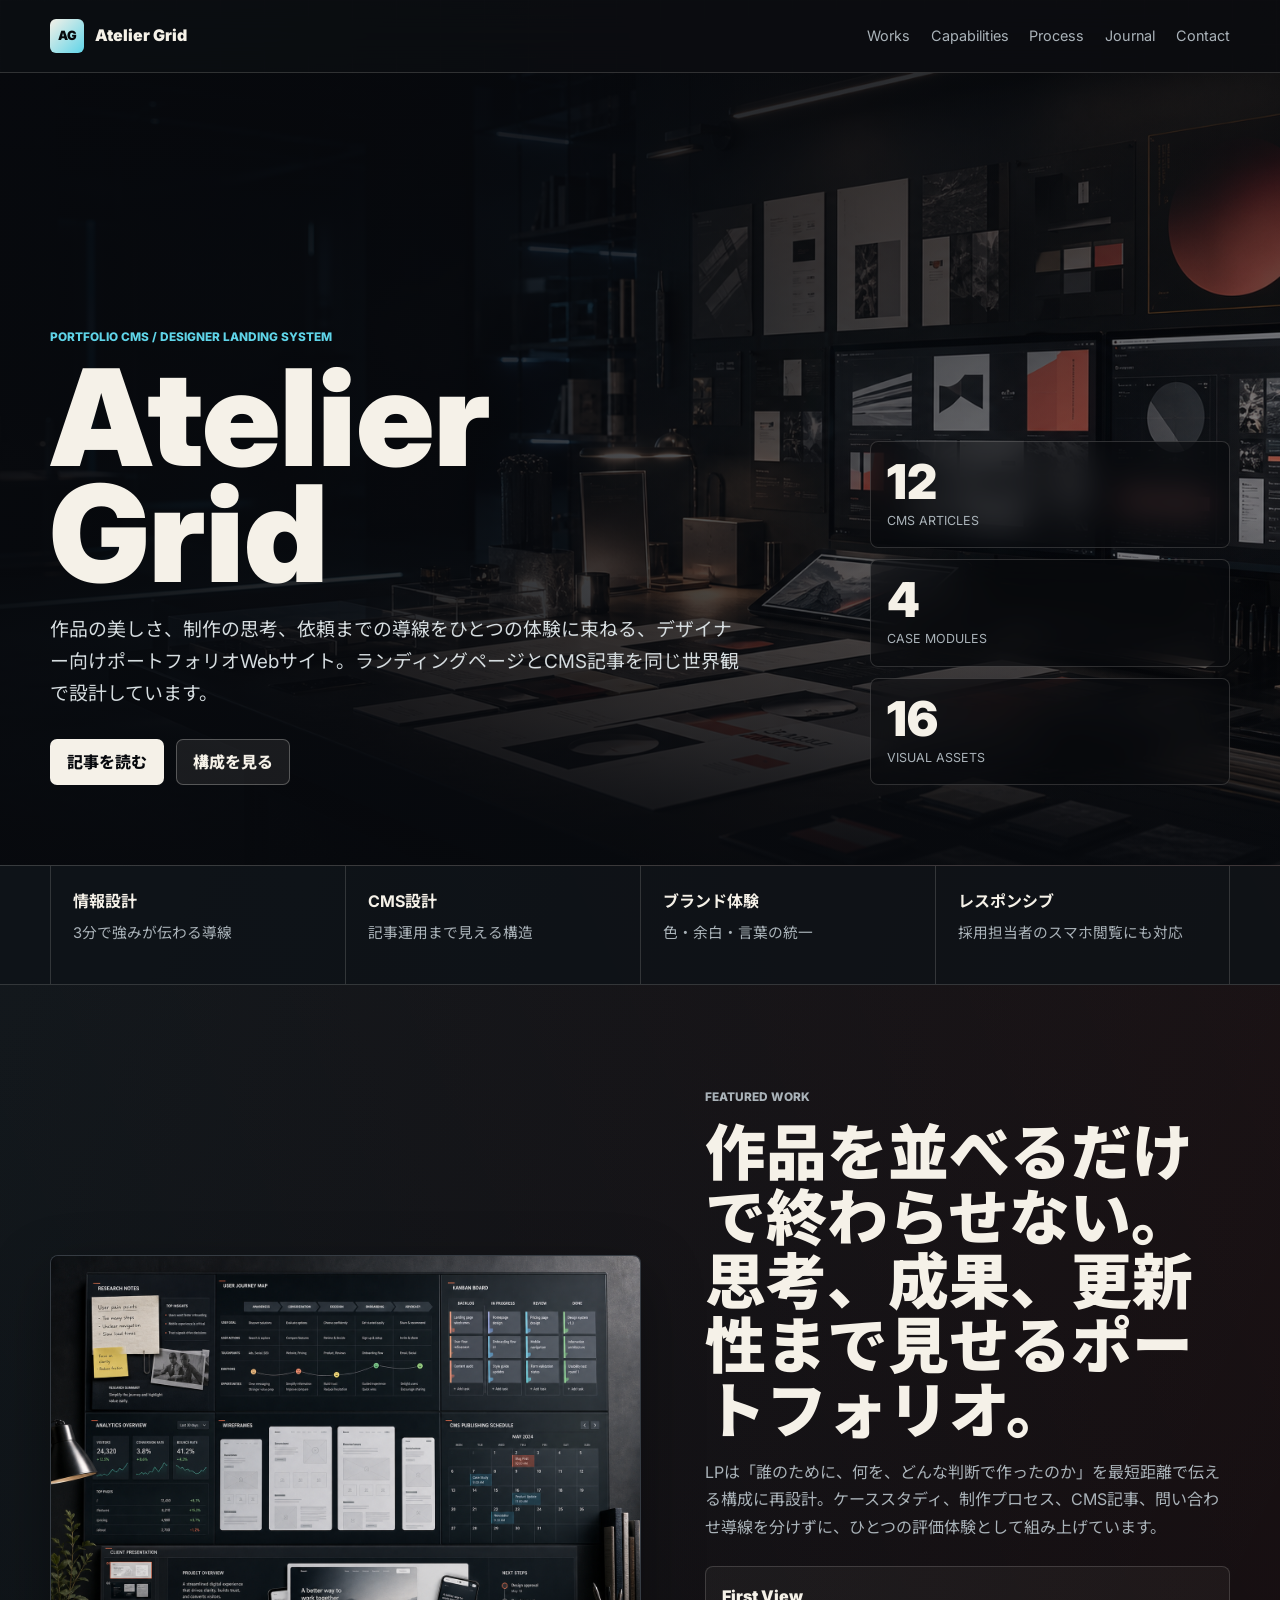
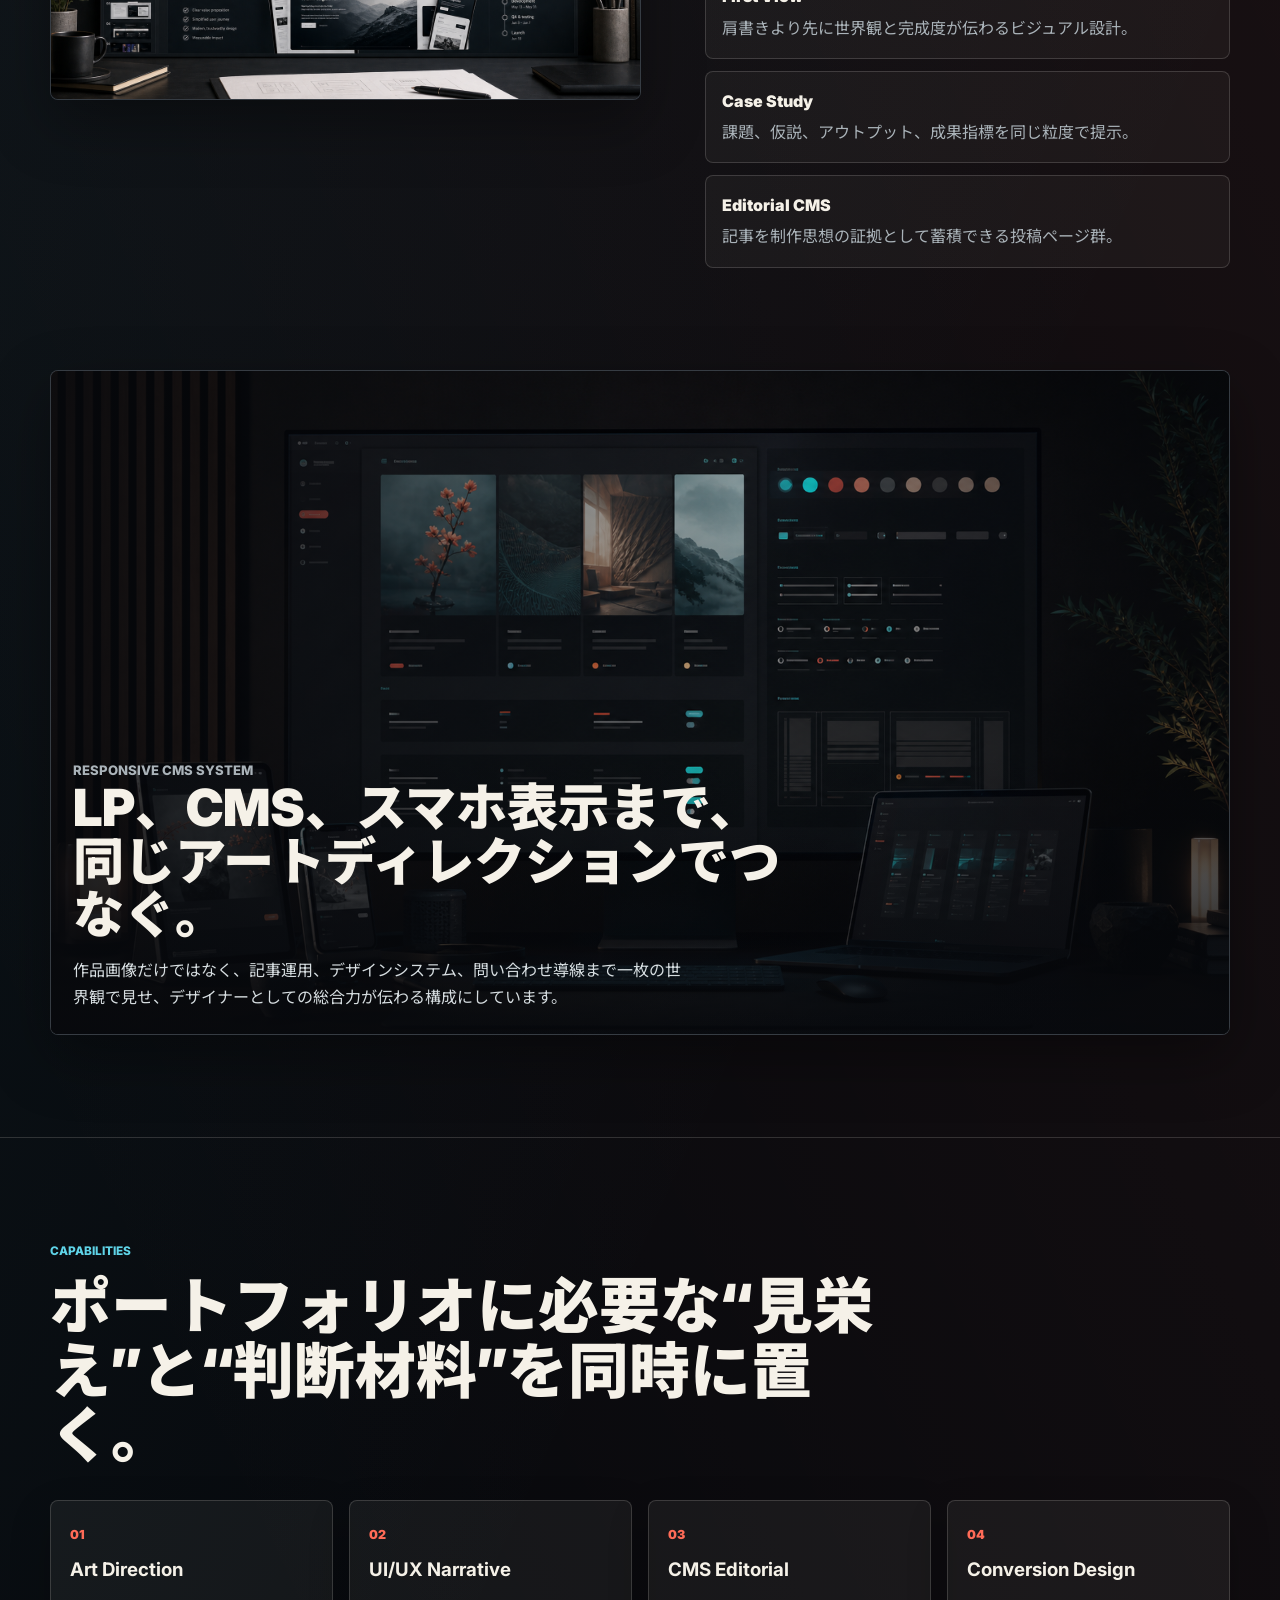
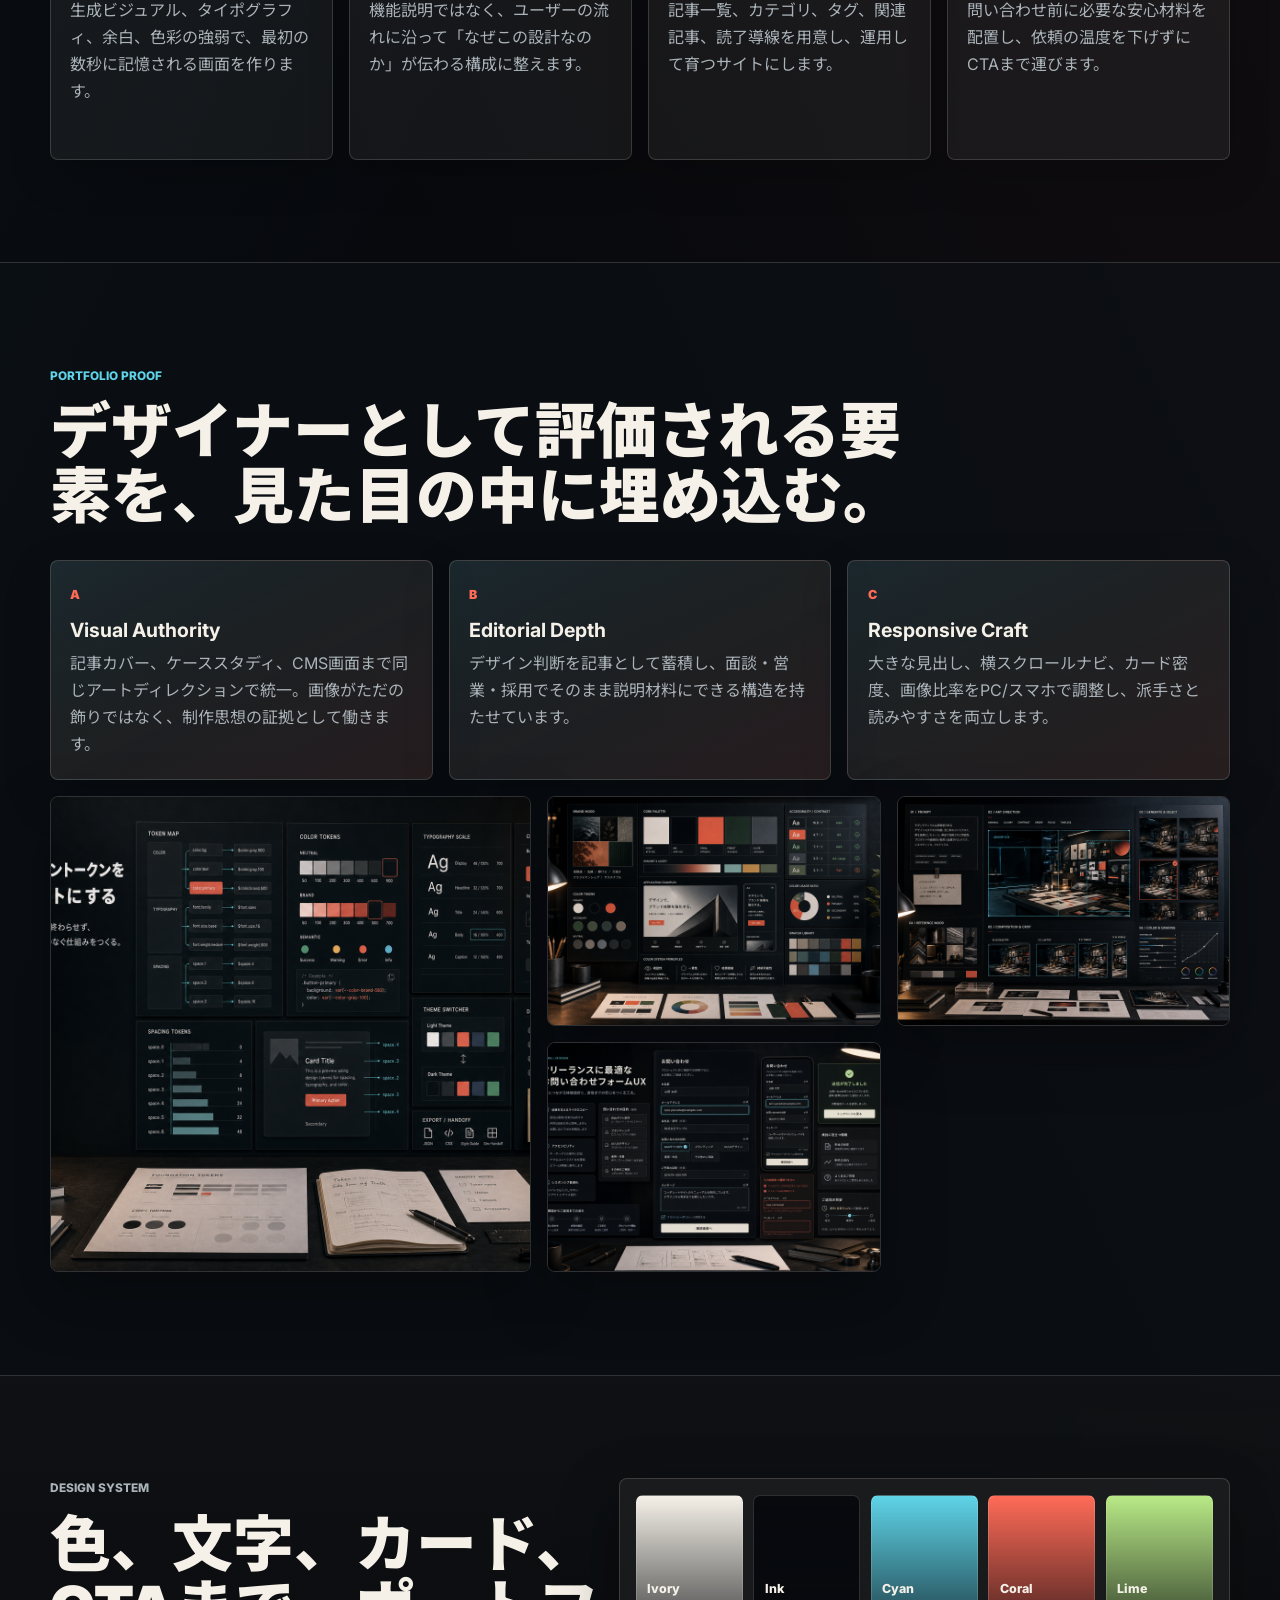
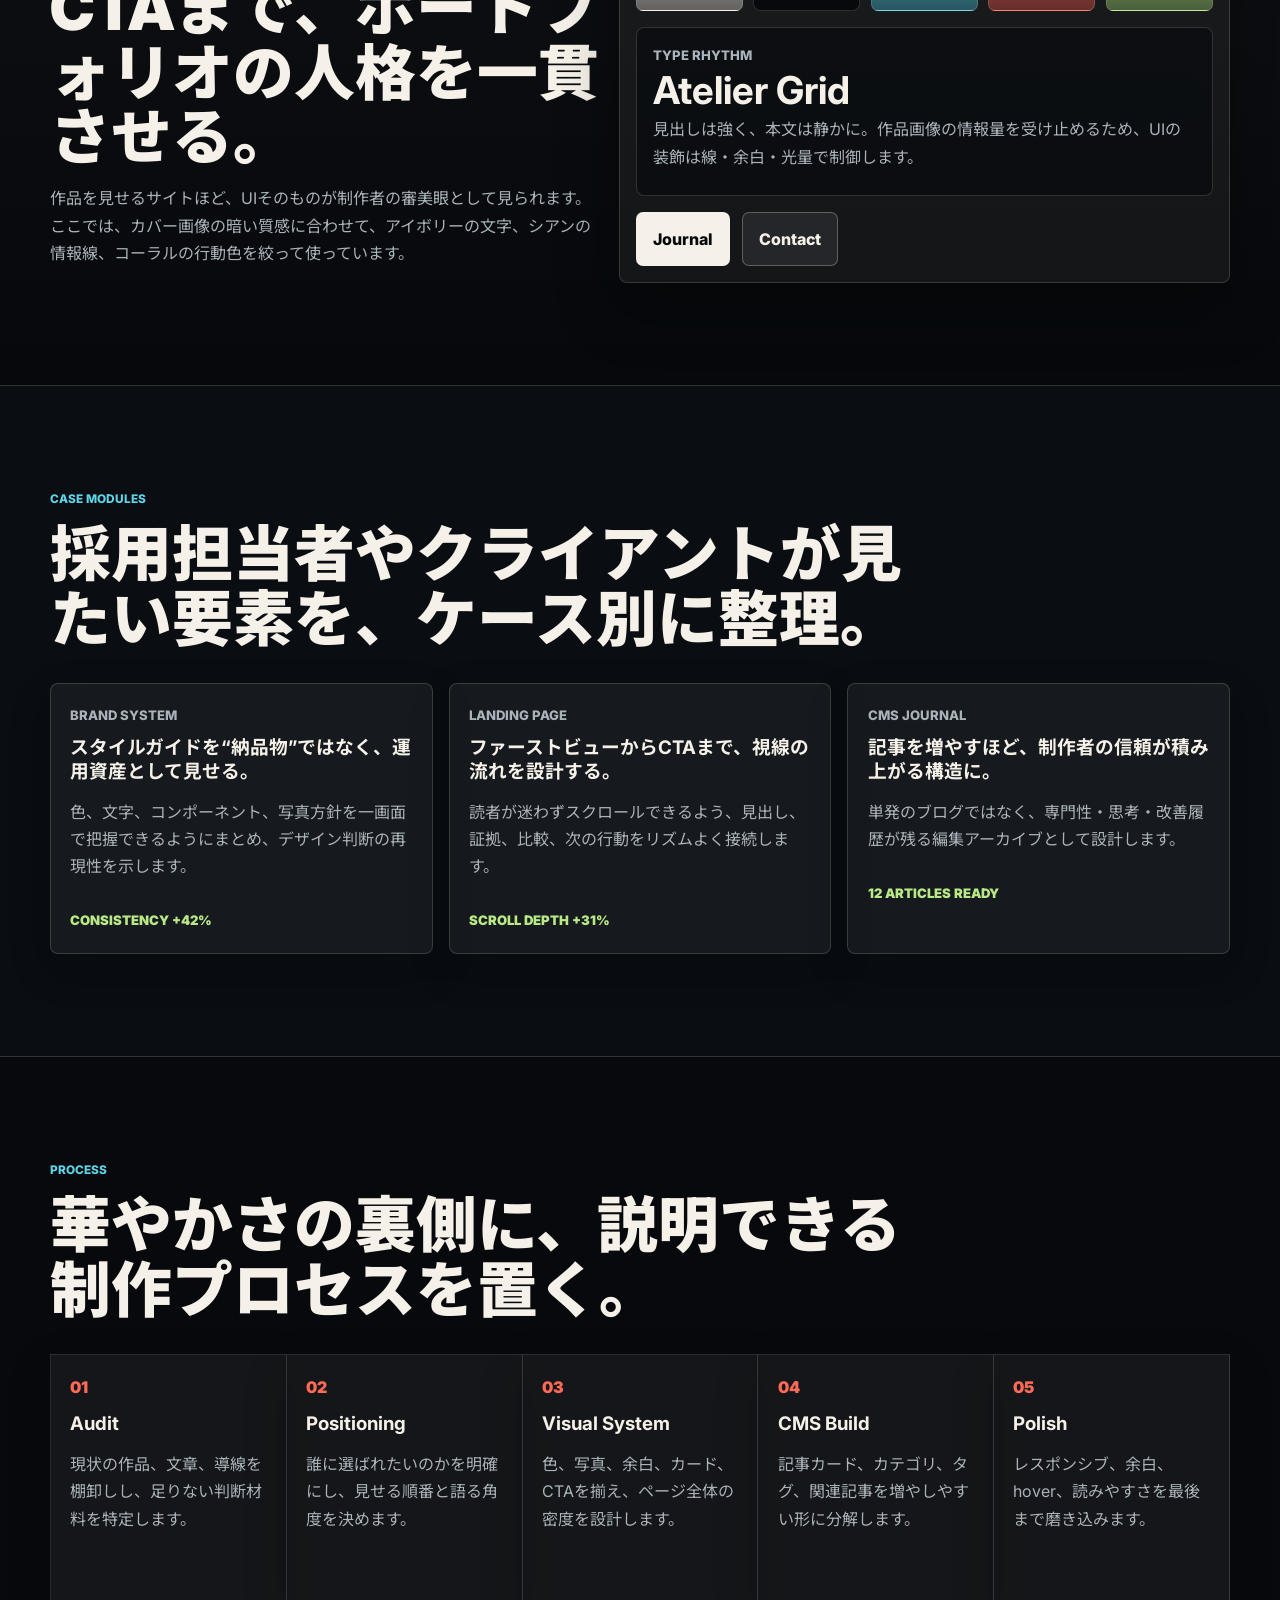
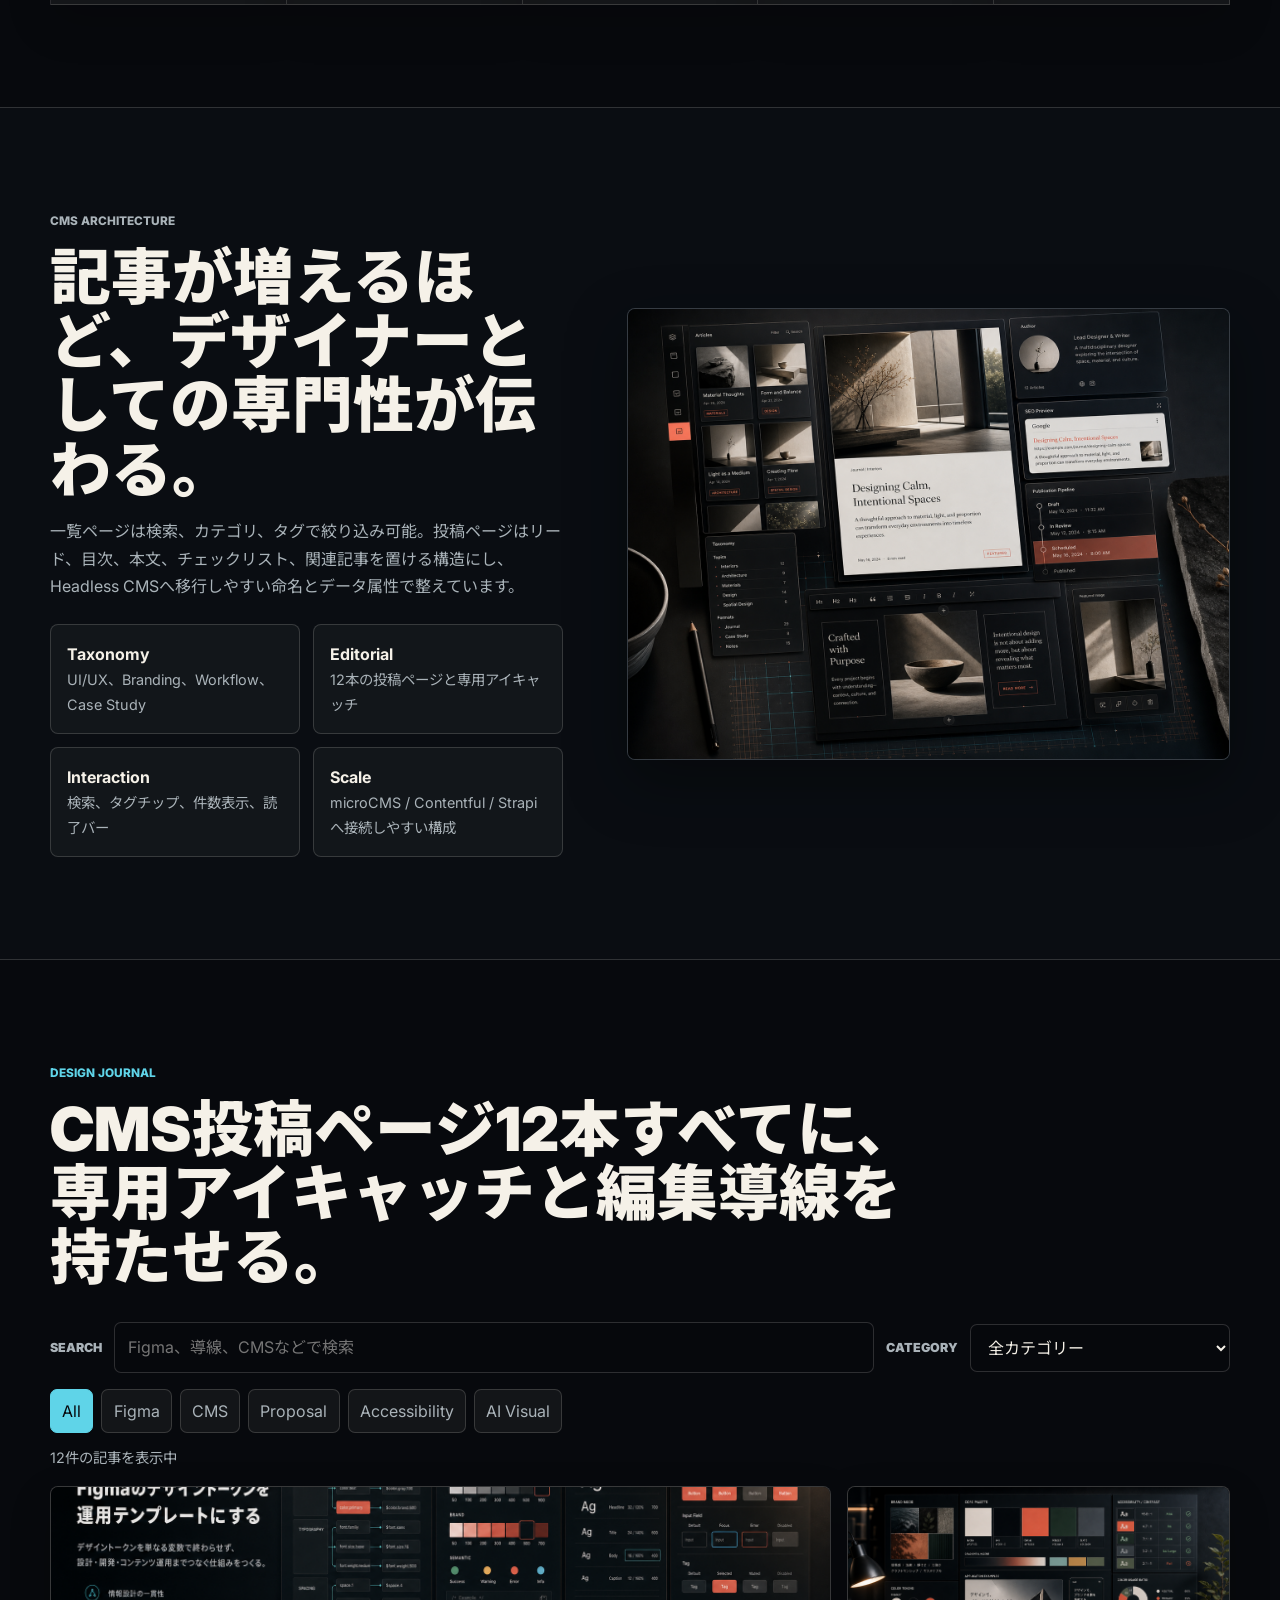
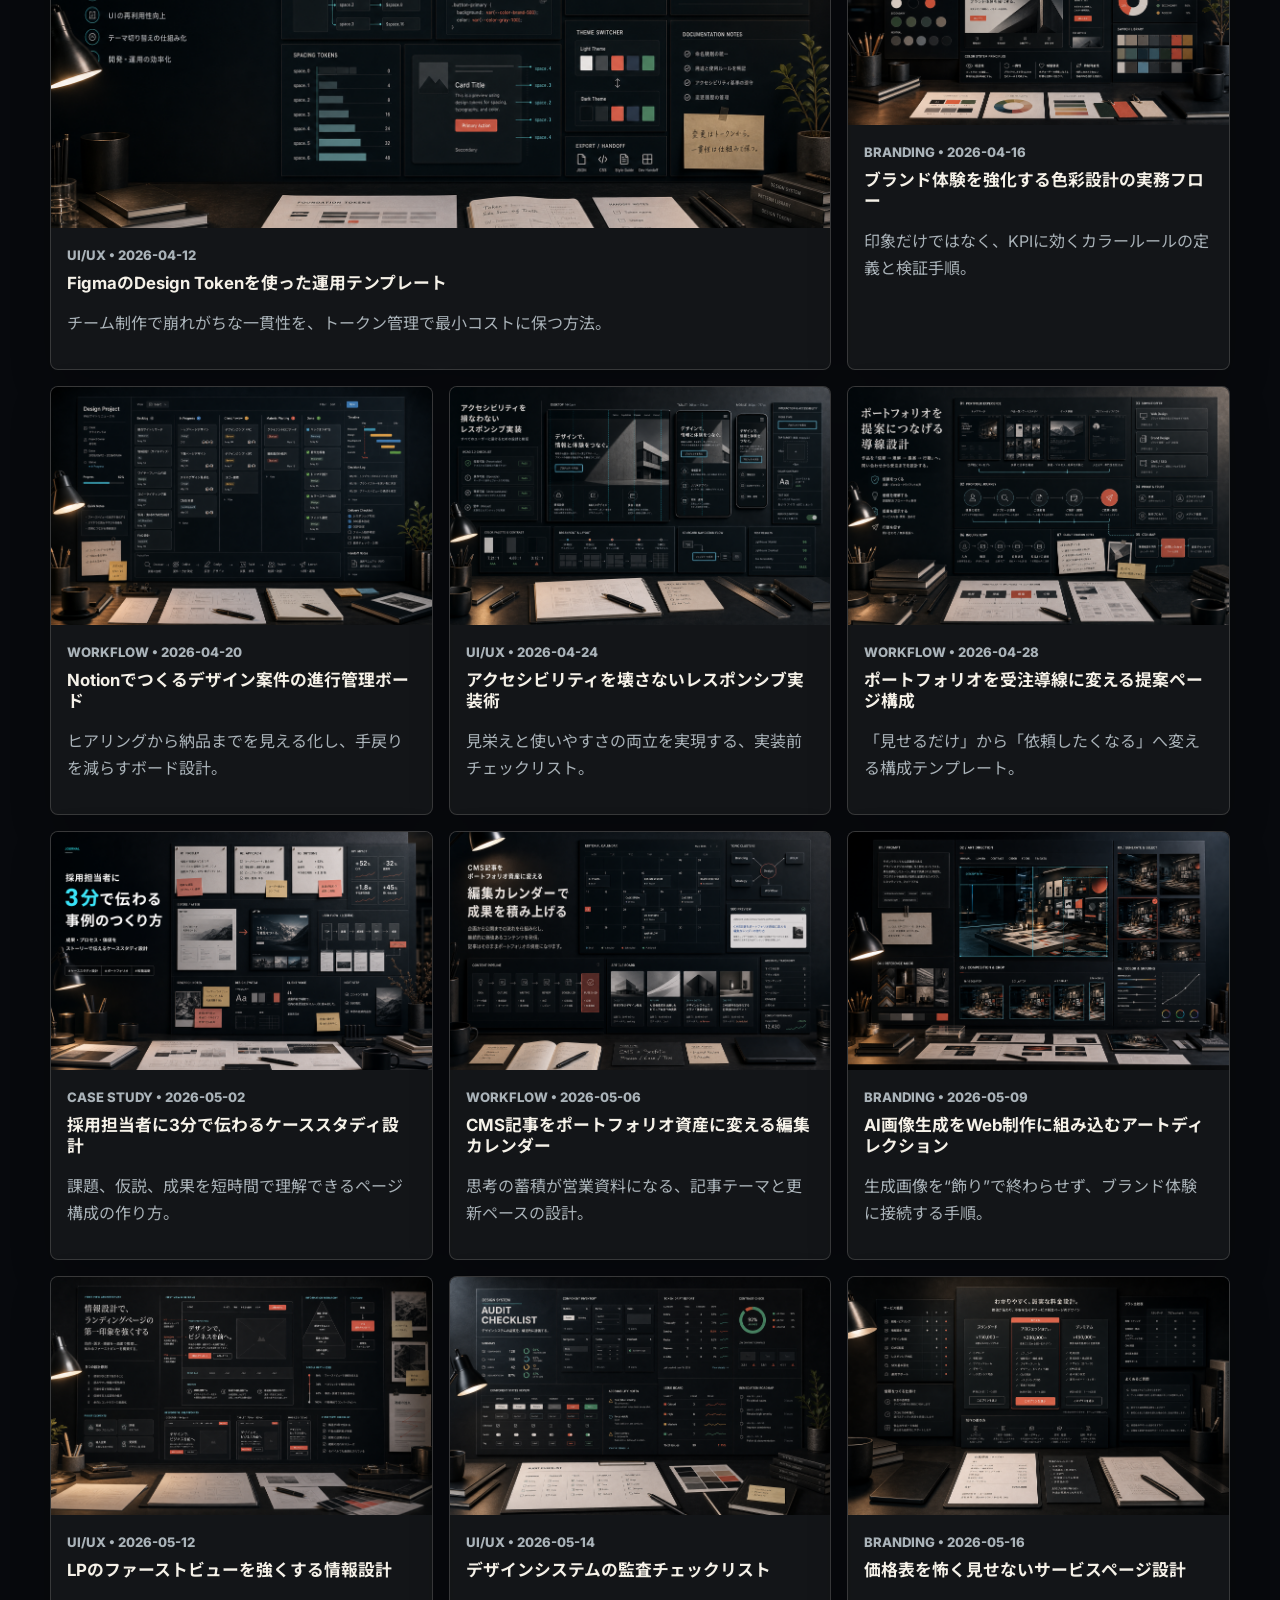
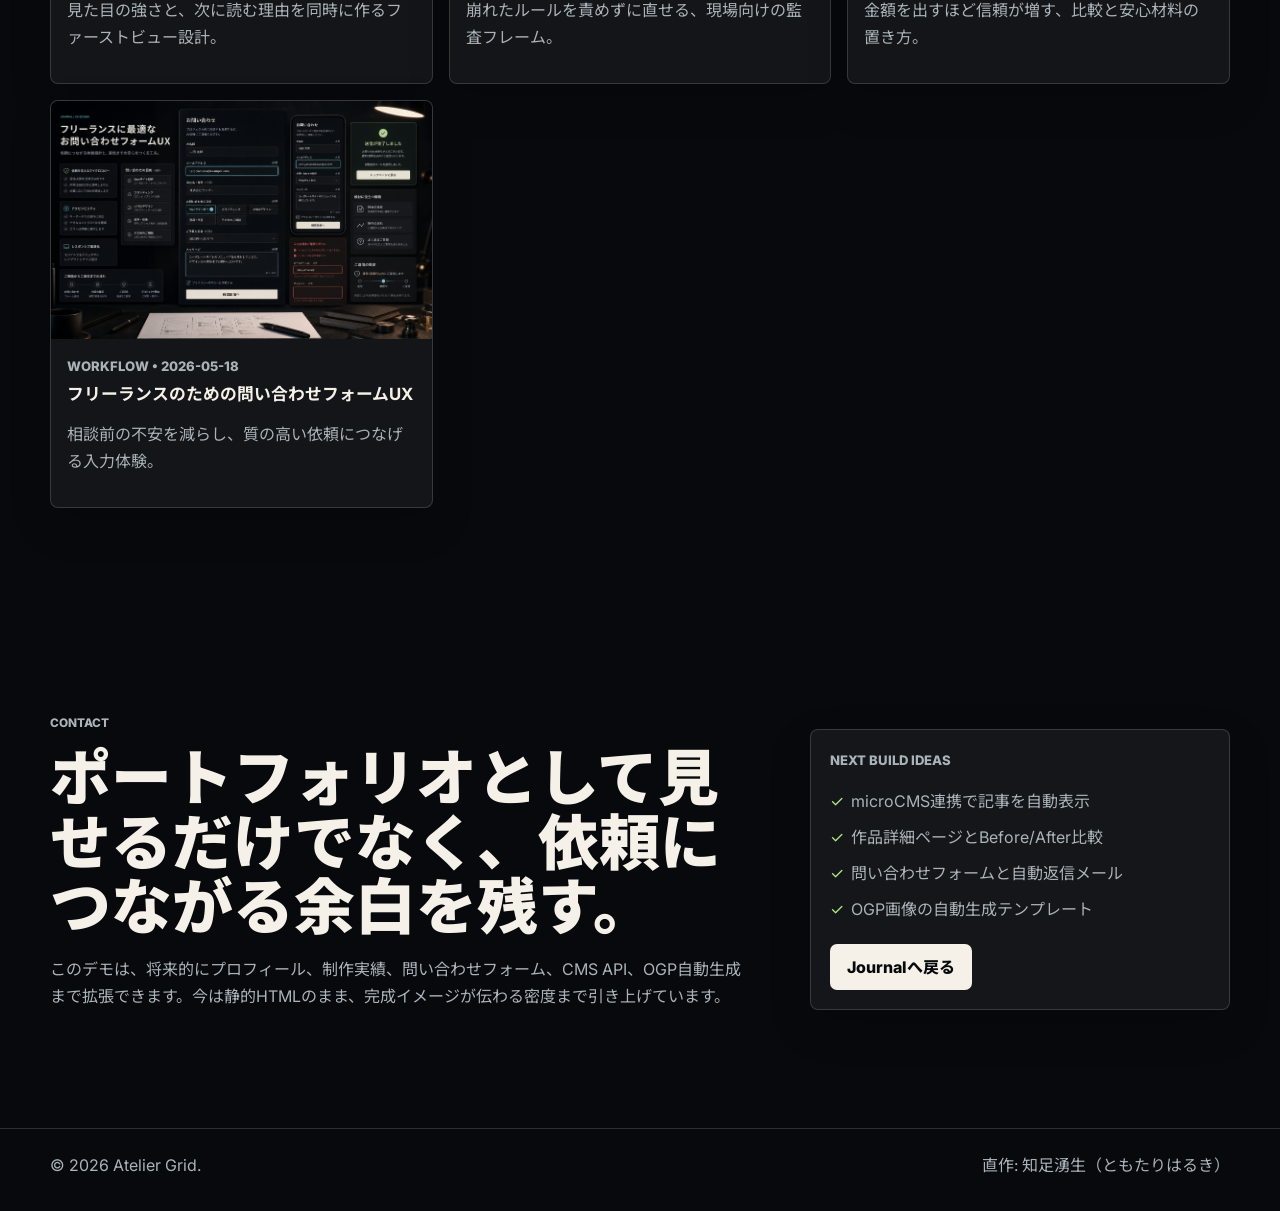
<file: index.html>
<!doctype html>
<html lang="ja">
<head>
  <meta charset="UTF-8" />
  <meta name="viewport" content="width=device-width, initial-scale=1.0" />
  <meta name="description" content="Atelier Gridは、知足湧生（ともたりはるき）が直作したデザイナー向けポートフォリオLPとCMS記事ページのデモサイトです。" />
  <meta property="og:title" content="Atelier Grid | Designer Portfolio & CMS Studio" />
  <meta property="og:description" content="作品、制作プロセス、CMS記事、問い合わせ導線までを統合したポートフォリオWebサイト。" />
  <meta property="og:image" content="assets/images/hero-studio.png" />
  <meta name="theme-color" content="#07090d" />
  <title>Atelier Grid | Designer Portfolio & CMS Studio</title>
  <link rel="icon" href="assets/images/favicon.svg" type="image/svg+xml" />
  <link rel="preconnect" href="https://fonts.googleapis.com">
  <link rel="preconnect" href="https://fonts.gstatic.com" crossorigin>
  <link href="https://fonts.googleapis.com/css2?family=Inter:wght@400;600;700;800;900&family=Noto+Sans+JP:wght@400;500;700;900&display=swap" rel="stylesheet">
  <link rel="stylesheet" href="assets/css/styles.css" />
</head>
<body>
  <a class="skip-link" href="#main">本文へ移動</a>
  <div id="reading-progress" class="reading-progress" aria-hidden="true"></div>

  <header class="site-header">
    <div class="container nav">
      <a class="brand" href="#top" aria-label="Atelier Grid home">
        <span class="brand-mark">AG</span>
        <span>Atelier Grid</span>
      </a>
      <nav class="nav-links" aria-label="Primary navigation">
        <a href="#works">Works</a>
        <a href="#capabilities">Capabilities</a>
        <a href="#process">Process</a>
        <a href="#journal">Journal</a>
        <a href="#contact">Contact</a>
      </nav>
    </div>
  </header>

  <main id="main">
    <section class="hero" id="top" aria-labelledby="hero-title">
      <img class="hero-bg" src="assets/images/hero-studio.png" alt="" fetchpriority="high" />
      <div class="hero-overlay" aria-hidden="true"></div>
      <div class="container hero-shell">
        <div class="hero-copy">
          <p class="eyebrow">Portfolio CMS / Designer Landing System</p>
          <h1 id="hero-title"><span>Atelier</span><span>Grid</span></h1>
          <p class="hero-lede">作品の美しさ、制作の思考、依頼までの導線をひとつの体験に束ねる、デザイナー向けポートフォリオWebサイト。ランディングページとCMS記事を同じ世界観で設計しています。</p>
          <div class="hero-actions" aria-label="Main actions">
            <a class="btn btn-primary" href="#journal">記事を読む</a>
            <a class="btn btn-ghost" href="#works">構成を見る</a>
          </div>
        </div>

        <div class="hero-metrics" aria-label="Portfolio highlights">
          <div>
            <span class="metric-value">12</span>
            <span class="metric-label">CMS Articles</span>
          </div>
          <div>
            <span class="metric-value">4</span>
            <span class="metric-label">Case Modules</span>
          </div>
          <div>
            <span class="metric-value">16</span>
            <span class="metric-label">Visual Assets</span>
          </div>
        </div>
      </div>
    </section>

    <section class="signal-strip" aria-label="Portfolio strengths">
      <div class="container signal-grid">
        <p><strong>情報設計</strong><span>3分で強みが伝わる導線</span></p>
        <p><strong>CMS設計</strong><span>記事運用まで見える構造</span></p>
        <p><strong>ブランド体験</strong><span>色・余白・言葉の統一</span></p>
        <p><strong>レスポンシブ</strong><span>採用担当者のスマホ閲覧にも対応</span></p>
      </div>
    </section>

    <section class="section split-section" id="works">
      <div class="container split-grid">
        <figure class="media-frame reveal">
          <img src="assets/images/process-dashboard.png" alt="制作プロセスをまとめたダッシュボードのビジュアル" loading="lazy" />
        </figure>
        <div class="section-copy reveal">
          <p class="eyebrow">Featured Work</p>
          <h2>作品を並べるだけで終わらせない。思考、成果、更新性まで見せるポートフォリオ。</h2>
          <p>LPは「誰のために、何を、どんな判断で作ったのか」を最短距離で伝える構成に再設計。ケーススタディ、制作プロセス、CMS記事、問い合わせ導線を分けずに、ひとつの評価体験として組み上げています。</p>
          <dl class="definition-list">
            <div><dt>First View</dt><dd>肩書きより先に世界観と完成度が伝わるビジュアル設計。</dd></div>
            <div><dt>Case Study</dt><dd>課題、仮説、アウトプット、成果指標を同じ粒度で提示。</dd></div>
            <div><dt>Editorial CMS</dt><dd>記事を制作思想の証拠として蓄積できる投稿ページ群。</dd></div>
          </dl>
        </div>
      </div>
    </section>

    <section class="section showcase-section" aria-labelledby="showcase-title">
      <div class="container">
        <figure class="showcase-frame reveal">
          <img src="assets/images/portfolio-showcase.png" alt="CMS、デザインシステム、レスポンシブ画面を統合したポートフォリオWebサイトのショーケース画像" loading="lazy" />
          <figcaption>
            <p class="meta">Responsive CMS System</p>
            <h2 id="showcase-title">LP、CMS、スマホ表示まで、同じアートディレクションでつなぐ。</h2>
            <p>作品画像だけではなく、記事運用、デザインシステム、問い合わせ導線まで一枚の世界観で見せ、デザイナーとしての総合力が伝わる構成にしています。</p>
          </figcaption>
        </figure>
      </div>
    </section>

    <section class="section" id="capabilities">
      <div class="container">
        <div class="section-heading reveal">
          <p class="eyebrow">Capabilities</p>
          <h2>ポートフォリオに必要な“見栄え”と“判断材料”を同時に置く。</h2>
        </div>
        <div class="capability-grid">
          <article class="card reveal">
            <span class="card-number">01</span>
            <h3>Art Direction</h3>
            <p>生成ビジュアル、タイポグラフィ、余白、色彩の強弱で、最初の数秒に記憶される画面を作ります。</p>
          </article>
          <article class="card reveal">
            <span class="card-number">02</span>
            <h3>UI/UX Narrative</h3>
            <p>機能説明ではなく、ユーザーの流れに沿って「なぜこの設計なのか」が伝わる構成に整えます。</p>
          </article>
          <article class="card reveal">
            <span class="card-number">03</span>
            <h3>CMS Editorial</h3>
            <p>記事一覧、カテゴリ、タグ、関連記事、読了導線を用意し、運用して育つサイトにします。</p>
          </article>
          <article class="card reveal">
            <span class="card-number">04</span>
            <h3>Conversion Design</h3>
            <p>問い合わせ前に必要な安心材料を配置し、依頼の温度を下げずにCTAまで運びます。</p>
          </article>
        </div>
      </div>
    </section>

    <section class="section proof-section" aria-labelledby="proof-title">
      <div class="container">
        <div class="section-heading reveal">
          <p class="eyebrow">Portfolio Proof</p>
          <h2 id="proof-title">デザイナーとして評価される要素を、見た目の中に埋め込む。</h2>
        </div>
        <div class="proof-grid">
          <article class="proof-panel reveal">
            <span class="card-number">A</span>
            <h3>Visual Authority</h3>
            <p>記事カバー、ケーススタディ、CMS画面まで同じアートディレクションで統一。画像がただの飾りではなく、制作思想の証拠として働きます。</p>
          </article>
          <article class="proof-panel reveal">
            <span class="card-number">B</span>
            <h3>Editorial Depth</h3>
            <p>デザイン判断を記事として蓄積し、面談・営業・採用でそのまま説明材料にできる構造を持たせています。</p>
          </article>
          <article class="proof-panel reveal">
            <span class="card-number">C</span>
            <h3>Responsive Craft</h3>
            <p>大きな見出し、横スクロールナビ、カード密度、画像比率をPC/スマホで調整し、派手さと読みやすさを両立します。</p>
          </article>
        </div>
        <div class="visual-mosaic reveal" aria-label="Article cover previews">
          <img src="assets/images/post1-cover.png" alt="Design Token記事のカバー画像" loading="lazy" />
          <img src="assets/images/post2-cover.png" alt="色彩設計記事のカバー画像" loading="lazy" />
          <img src="assets/images/post8-cover.png" alt="AI画像生成記事のカバー画像" loading="lazy" />
          <img src="assets/images/post12-cover.png" alt="問い合わせフォームUX記事のカバー画像" loading="lazy" />
        </div>
      </div>
    </section>

    <section class="section design-system-section" aria-labelledby="system-title">
      <div class="container design-system-grid">
        <div class="section-copy reveal">
          <p class="eyebrow">Design System</p>
          <h2 id="system-title">色、文字、カード、CTAまで、ポートフォリオの人格を一貫させる。</h2>
          <p>作品を見せるサイトほど、UIそのものが制作者の審美眼として見られます。ここでは、カバー画像の暗い質感に合わせて、アイボリーの文字、シアンの情報線、コーラルの行動色を絞って使っています。</p>
        </div>
        <div class="system-board reveal">
          <div class="swatch-row" aria-label="Color palette">
            <span style="--swatch: #f5f1e8">Ivory</span>
            <span style="--swatch: #07090d">Ink</span>
            <span style="--swatch: #5fd4e8">Cyan</span>
            <span style="--swatch: #ff6b57">Coral</span>
            <span style="--swatch: #b8e986">Lime</span>
          </div>
          <div class="type-sample">
            <p class="meta">Type Rhythm</p>
            <strong>Atelier Grid</strong>
            <span>見出しは強く、本文は静かに。作品画像の情報量を受け止めるため、UIの装飾は線・余白・光量で制御します。</span>
          </div>
          <div class="component-sample">
            <a class="btn btn-primary" href="#journal">Journal</a>
            <a class="btn btn-ghost" href="#contact">Contact</a>
          </div>
        </div>
      </div>
    </section>

    <section class="section case-band" id="cases">
      <div class="container">
        <div class="section-heading reveal">
          <p class="eyebrow">Case Modules</p>
          <h2>採用担当者やクライアントが見たい要素を、ケース別に整理。</h2>
        </div>
        <div class="case-grid">
          <article class="case-card reveal">
            <p class="meta">Brand System</p>
            <h3>スタイルガイドを“納品物”ではなく、運用資産として見せる。</h3>
            <p>色、文字、コンポーネント、写真方針を一画面で把握できるようにまとめ、デザイン判断の再現性を示します。</p>
            <span class="case-stat">Consistency +42%</span>
          </article>
          <article class="case-card reveal">
            <p class="meta">Landing Page</p>
            <h3>ファーストビューからCTAまで、視線の流れを設計する。</h3>
            <p>読者が迷わずスクロールできるよう、見出し、証拠、比較、次の行動をリズムよく接続します。</p>
            <span class="case-stat">Scroll Depth +31%</span>
          </article>
          <article class="case-card reveal">
            <p class="meta">CMS Journal</p>
            <h3>記事を増やすほど、制作者の信頼が積み上がる構造に。</h3>
            <p>単発のブログではなく、専門性・思考・改善履歴が残る編集アーカイブとして設計します。</p>
            <span class="case-stat">12 Articles Ready</span>
          </article>
        </div>
      </div>
    </section>

    <section class="section" id="process">
      <div class="container">
        <div class="section-heading reveal">
          <p class="eyebrow">Process</p>
          <h2>華やかさの裏側に、説明できる制作プロセスを置く。</h2>
        </div>
        <div class="process-rail">
          <article class="process-step reveal">
            <span>01</span>
            <h3>Audit</h3>
            <p>現状の作品、文章、導線を棚卸しし、足りない判断材料を特定します。</p>
          </article>
          <article class="process-step reveal">
            <span>02</span>
            <h3>Positioning</h3>
            <p>誰に選ばれたいのかを明確にし、見せる順番と語る角度を決めます。</p>
          </article>
          <article class="process-step reveal">
            <span>03</span>
            <h3>Visual System</h3>
            <p>色、写真、余白、カード、CTAを揃え、ページ全体の密度を設計します。</p>
          </article>
          <article class="process-step reveal">
            <span>04</span>
            <h3>CMS Build</h3>
            <p>記事カード、カテゴリ、タグ、関連記事を増やしやすい形に分解します。</p>
          </article>
          <article class="process-step reveal">
            <span>05</span>
            <h3>Polish</h3>
            <p>レスポンシブ、余白、hover、読みやすさを最後まで磨き込みます。</p>
          </article>
        </div>
      </div>
    </section>

    <section class="section split-section cms-section">
      <div class="container split-grid reverse">
        <div class="section-copy reveal">
          <p class="eyebrow">CMS Architecture</p>
          <h2>記事が増えるほど、デザイナーとしての専門性が伝わる。</h2>
          <p>一覧ページは検索、カテゴリ、タグで絞り込み可能。投稿ページはリード、目次、本文、チェックリスト、関連記事を置ける構造にし、Headless CMSへ移行しやすい命名とデータ属性で整えています。</p>
          <div class="spec-grid">
            <p><strong>Taxonomy</strong><span>UI/UX、Branding、Workflow、Case Study</span></p>
            <p><strong>Editorial</strong><span>12本の投稿ページと専用アイキャッチ</span></p>
            <p><strong>Interaction</strong><span>検索、タグチップ、件数表示、読了バー</span></p>
            <p><strong>Scale</strong><span>microCMS / Contentful / Strapiへ接続しやすい構成</span></p>
          </div>
        </div>
        <figure class="media-frame reveal">
          <img src="assets/images/cms-dashboard.png" alt="CMS記事運用をイメージしたダッシュボードのビジュアル" loading="lazy" />
        </figure>
      </div>
    </section>

    <section class="section journal-section" id="journal">
      <div class="container">
        <div class="section-heading reveal">
          <p class="eyebrow">Design Journal</p>
          <h2>CMS投稿ページ12本すべてに、専用アイキャッチと編集導線を持たせる。</h2>
        </div>

        <div class="blog-controls reveal">
          <label class="control-label" for="search">Search</label>
          <input id="search" type="search" placeholder="Figma、導線、CMSなどで検索" />
          <label class="control-label" for="category">Category</label>
          <select id="category">
            <option value="all">全カテゴリー</option>
            <option value="uiux">UI/UX</option>
            <option value="branding">Branding</option>
            <option value="workflow">Workflow</option>
            <option value="case">Case Study</option>
          </select>
        </div>

        <div class="tag-row reveal" aria-label="Tag filters">
          <button class="tag-chip is-active" type="button" data-tag="all" aria-pressed="true">All</button>
          <button class="tag-chip" type="button" data-tag="figma" aria-pressed="false">Figma</button>
          <button class="tag-chip" type="button" data-tag="cms" aria-pressed="false">CMS</button>
          <button class="tag-chip" type="button" data-tag="proposal" aria-pressed="false">Proposal</button>
          <button class="tag-chip" type="button" data-tag="accessibility" aria-pressed="false">Accessibility</button>
          <button class="tag-chip" type="button" data-tag="ai-visual" aria-pressed="false">AI Visual</button>
        </div>

        <p id="result-count" class="result-count" aria-live="polite">12件の記事を表示中</p>

        <div class="post-list">
          <article class="post-card featured-post reveal" data-category="uiux" data-tags="figma token component" data-search="figma design token uiux コンポーネント">
            <a class="post-thumb" href="posts/post-1.html"><img src="assets/images/post1-cover.png" alt="FigmaのDesign Token運用テンプレートの記事カバー" loading="lazy" /></a>
            <p class="meta">UI/UX • 2026-04-12</p>
            <h3><a href="posts/post-1.html">FigmaのDesign Tokenを使った運用テンプレート</a></h3>
            <p>チーム制作で崩れがちな一貫性を、トークン管理で最小コストに保つ方法。</p>
          </article>
          <article class="post-card reveal" data-category="branding" data-tags="brand color" data-search="ブランド戦略 色彩設計 ロゴ カラー">
            <a class="post-thumb" href="posts/post-2.html"><img src="assets/images/post2-cover.png" alt="ブランド体験を強化する色彩設計の記事カバー" loading="lazy" /></a>
            <p class="meta">Branding • 2026-04-16</p>
            <h3><a href="posts/post-2.html">ブランド体験を強化する色彩設計の実務フロー</a></h3>
            <p>印象だけではなく、KPIに効くカラールールの定義と検証手順。</p>
          </article>
          <article class="post-card reveal" data-category="workflow" data-tags="notion cms" data-search="notion ai workflow 進行管理 案件">
            <a class="post-thumb" href="posts/post-3.html"><img src="assets/images/post3-cover.png" alt="Notionでつくるデザイン案件の進行管理ボードの記事カバー" loading="lazy" /></a>
            <p class="meta">Workflow • 2026-04-20</p>
            <h3><a href="posts/post-3.html">Notionでつくるデザイン案件の進行管理ボード</a></h3>
            <p>ヒアリングから納品までを見える化し、手戻りを減らすボード設計。</p>
          </article>
          <article class="post-card reveal" data-category="uiux" data-tags="accessibility responsive" data-search="アクセシビリティ WCAG レスポンシブ 実装">
            <a class="post-thumb" href="posts/post-4.html"><img src="assets/images/post4-cover.png" alt="アクセシビリティを壊さないレスポンシブ実装術の記事カバー" loading="lazy" /></a>
            <p class="meta">UI/UX • 2026-04-24</p>
            <h3><a href="posts/post-4.html">アクセシビリティを壊さないレスポンシブ実装術</a></h3>
            <p>見栄えと使いやすさの両立を実現する、実装前チェックリスト。</p>
          </article>
          <article class="post-card reveal" data-category="workflow" data-tags="proposal portfolio" data-search="ポートフォリオ 提案資料 受注率 導線">
            <a class="post-thumb" href="posts/post-5.html"><img src="assets/images/post5-cover.png" alt="ポートフォリオを受注導線に変える提案ページの記事カバー" loading="lazy" /></a>
            <p class="meta">Workflow • 2026-04-28</p>
            <h3><a href="posts/post-5.html">ポートフォリオを受注導線に変える提案ページ構成</a></h3>
            <p>「見せるだけ」から「依頼したくなる」へ変える構成テンプレート。</p>
          </article>
          <article class="post-card reveal" data-category="case" data-tags="case proposal" data-search="ケーススタディ 採用担当者 3分 成果">
            <a class="post-thumb" href="posts/post-6.html"><img src="assets/images/post6-cover.png" alt="採用担当者に3分で伝わるケーススタディ設計の記事カバー" loading="lazy" /></a>
            <p class="meta">Case Study • 2026-05-02</p>
            <h3><a href="posts/post-6.html">採用担当者に3分で伝わるケーススタディ設計</a></h3>
            <p>課題、仮説、成果を短時間で理解できるページ構成の作り方。</p>
          </article>
          <article class="post-card reveal" data-category="workflow" data-tags="cms editorial" data-search="CMS 編集カレンダー 記事 運用">
            <a class="post-thumb" href="posts/post-7.html"><img src="assets/images/post7-cover.png" alt="CMS記事をポートフォリオ資産に変える編集カレンダーの記事カバー" loading="lazy" /></a>
            <p class="meta">Workflow • 2026-05-06</p>
            <h3><a href="posts/post-7.html">CMS記事をポートフォリオ資産に変える編集カレンダー</a></h3>
            <p>思考の蓄積が営業資料になる、記事テーマと更新ペースの設計。</p>
          </article>
          <article class="post-card reveal" data-category="branding" data-tags="ai-visual art-direction" data-search="AI画像生成 アートディレクション ビジュアル">
            <a class="post-thumb" href="posts/post-8.html"><img src="assets/images/post8-cover.png" alt="AI画像生成をWeb制作に組み込むアートディレクションの記事カバー" loading="lazy" /></a>
            <p class="meta">Branding • 2026-05-09</p>
            <h3><a href="posts/post-8.html">AI画像生成をWeb制作に組み込むアートディレクション</a></h3>
            <p>生成画像を“飾り”で終わらせず、ブランド体験に接続する手順。</p>
          </article>
          <article class="post-card reveal" data-category="uiux" data-tags="landing proposal" data-search="LP ファーストビュー 情報設計 導線">
            <a class="post-thumb" href="posts/post-9.html"><img src="assets/images/post9-cover.png" alt="LPのファーストビューを強くする情報設計の記事カバー" loading="lazy" /></a>
            <p class="meta">UI/UX • 2026-05-12</p>
            <h3><a href="posts/post-9.html">LPのファーストビューを強くする情報設計</a></h3>
            <p>見た目の強さと、次に読む理由を同時に作るファーストビュー設計。</p>
          </article>
          <article class="post-card reveal" data-category="uiux" data-tags="figma accessibility" data-search="デザインシステム 監査 コンポーネント UI">
            <a class="post-thumb" href="posts/post-10.html"><img src="assets/images/post10-cover.png" alt="デザインシステムの監査チェックリストの記事カバー" loading="lazy" /></a>
            <p class="meta">UI/UX • 2026-05-14</p>
            <h3><a href="posts/post-10.html">デザインシステムの監査チェックリスト</a></h3>
            <p>崩れたルールを責めずに直せる、現場向けの監査フレーム。</p>
          </article>
          <article class="post-card reveal" data-category="branding" data-tags="proposal price" data-search="価格表 サービスページ 料金 信頼">
            <a class="post-thumb" href="posts/post-11.html"><img src="assets/images/post11-cover.png" alt="価格表を怖く見せないサービスページ設計の記事カバー" loading="lazy" /></a>
            <p class="meta">Branding • 2026-05-16</p>
            <h3><a href="posts/post-11.html">価格表を怖く見せないサービスページ設計</a></h3>
            <p>金額を出すほど信頼が増す、比較と安心材料の置き方。</p>
          </article>
          <article class="post-card reveal" data-category="workflow" data-tags="accessibility form" data-search="問い合わせフォーム UX フリーランス 入力">
            <a class="post-thumb" href="posts/post-12.html"><img src="assets/images/post12-cover.png" alt="フリーランスのための問い合わせフォームUXの記事カバー" loading="lazy" /></a>
            <p class="meta">Workflow • 2026-05-18</p>
            <h3><a href="posts/post-12.html">フリーランスのための問い合わせフォームUX</a></h3>
            <p>相談前の不安を減らし、質の高い依頼につなげる入力体験。</p>
          </article>
        </div>
        <p id="empty-state" class="empty-state" hidden>条件に合う記事がありません。検索語やカテゴリを変えてみてください。</p>
      </div>
    </section>

    <section class="section contact-section" id="contact">
      <div class="container contact-grid">
        <div class="reveal">
          <p class="eyebrow">Contact</p>
          <h2>ポートフォリオとして見せるだけでなく、依頼につながる余白を残す。</h2>
          <p>このデモは、将来的にプロフィール、制作実績、問い合わせフォーム、CMS API、OGP自動生成まで拡張できます。今は静的HTMLのまま、完成イメージが伝わる密度まで引き上げています。</p>
        </div>
        <div class="contact-panel reveal">
          <p class="meta">Next Build Ideas</p>
          <ul class="check-list">
            <li>microCMS連携で記事を自動表示</li>
            <li>作品詳細ページとBefore/After比較</li>
            <li>問い合わせフォームと自動返信メール</li>
            <li>OGP画像の自動生成テンプレート</li>
          </ul>
          <a class="btn btn-primary" href="#journal">Journalへ戻る</a>
        </div>
      </div>
    </section>
  </main>

  <footer>
    <div class="container footer-grid">
      <p>© 2026 Atelier Grid.</p>
      <p>直作: 知足湧生（ともたりはるき）</p>
    </div>
  </footer>

  <script src="assets/js/main.js"></script>
</body>
</html>
</file>
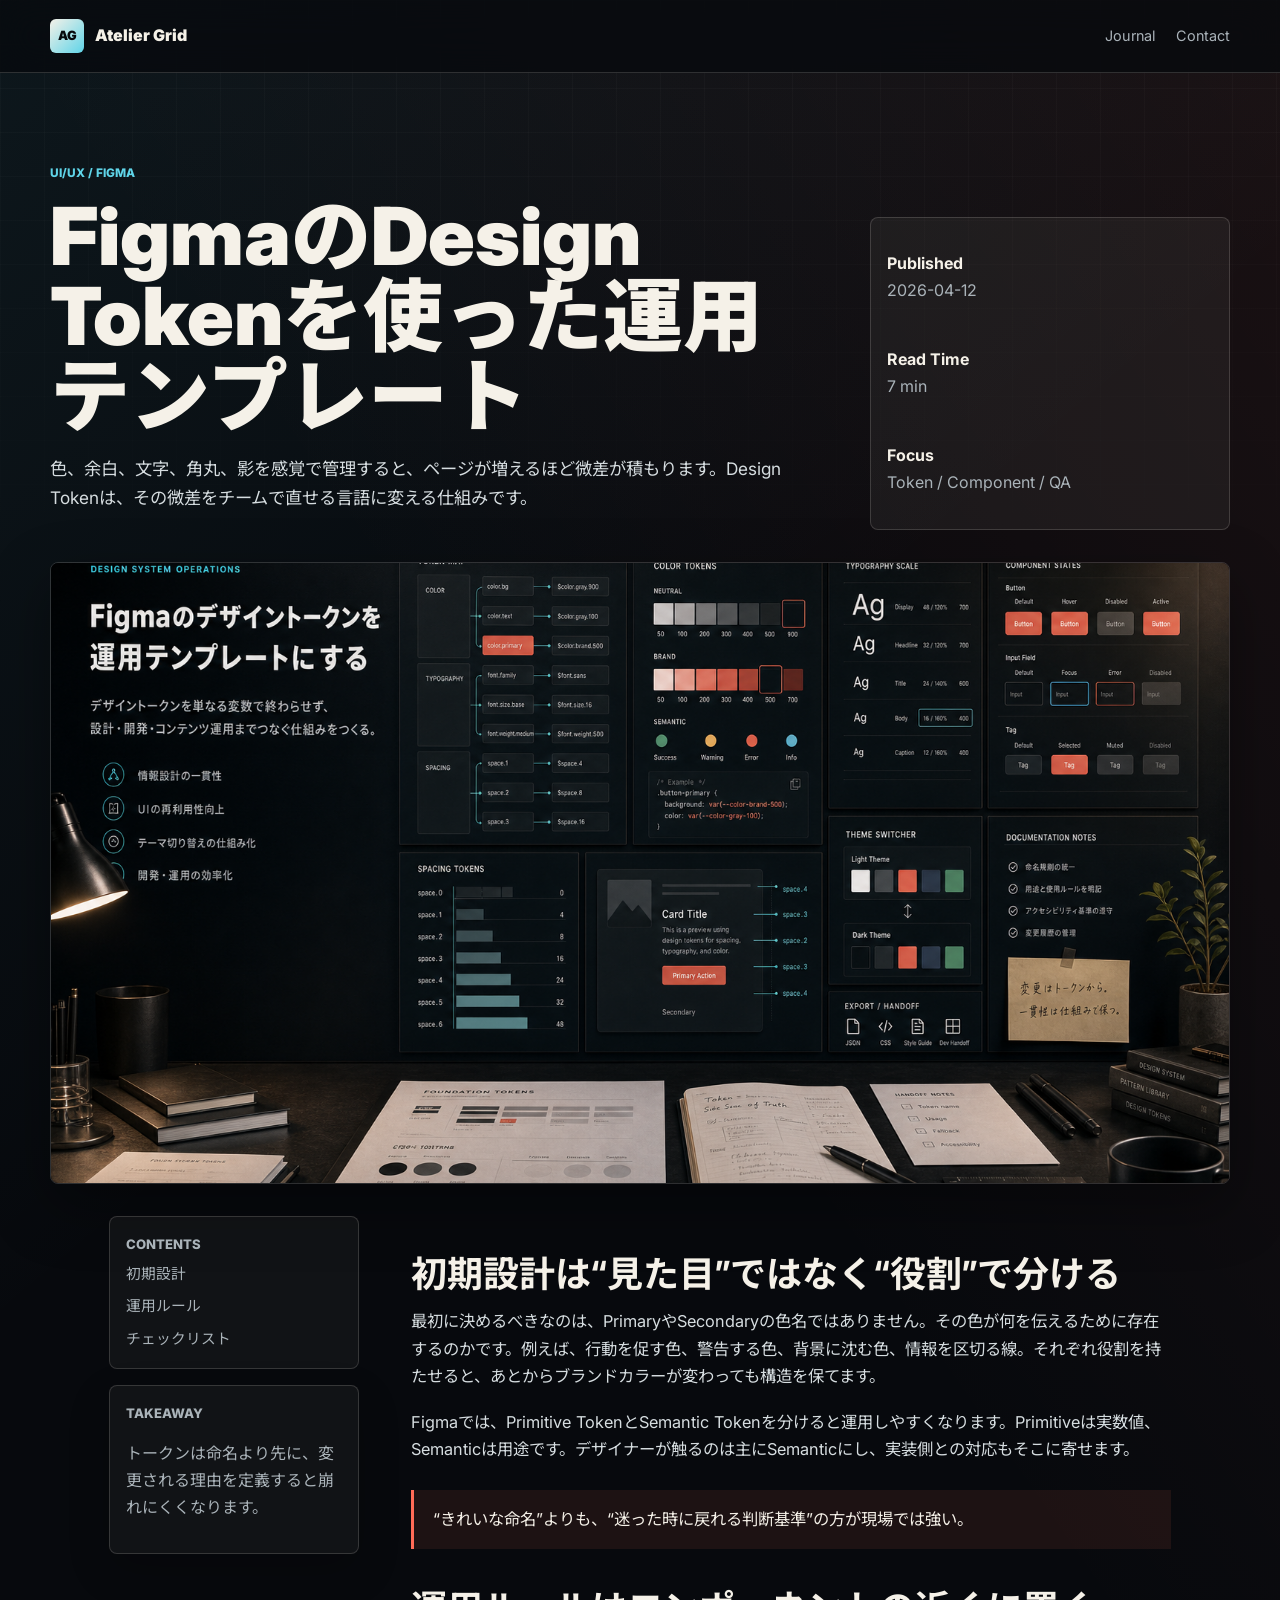
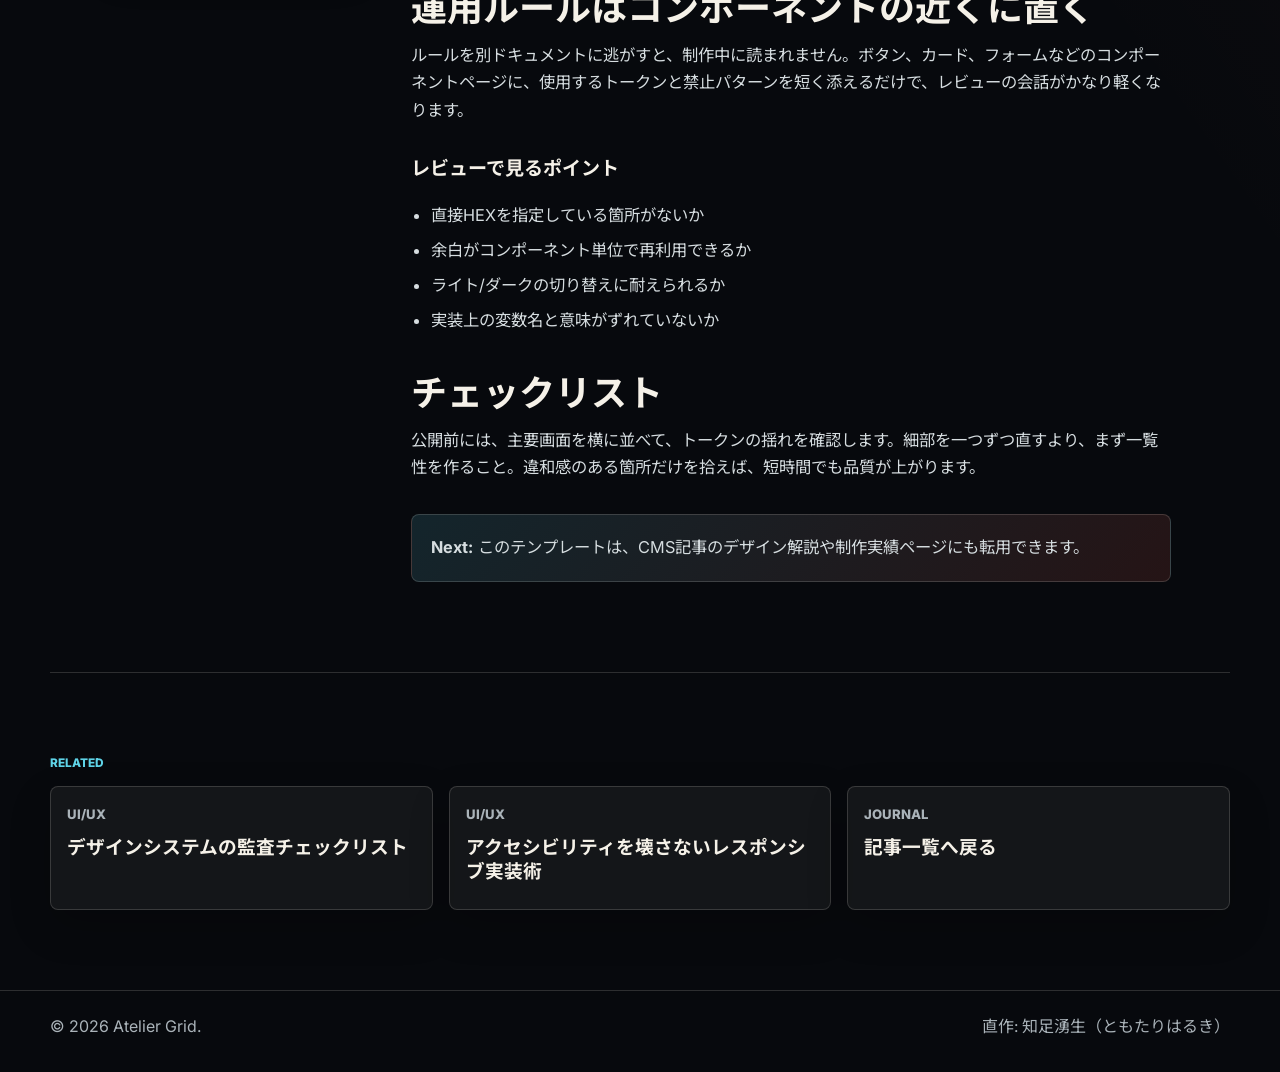
<file: posts/post-1.html>
<!doctype html>
<html lang="ja">
<head>
  <meta charset="UTF-8" />
  <meta name="viewport" content="width=device-width, initial-scale=1.0" />
  <meta name="description" content="FigmaのDesign Tokenを使い、コンポーネント品質と運用品質を揃えるための実務テンプレート。" />
  <title>FigmaのDesign Tokenを使った運用テンプレート | Atelier Grid</title>
  <link rel="icon" href="../assets/images/favicon.svg" type="image/svg+xml" />
  <link rel="preconnect" href="https://fonts.googleapis.com">
  <link rel="preconnect" href="https://fonts.gstatic.com" crossorigin>
  <link href="https://fonts.googleapis.com/css2?family=Inter:wght@400;600;700;800;900&family=Noto+Sans+JP:wght@400;500;700;900&display=swap" rel="stylesheet">
  <link rel="stylesheet" href="../assets/css/styles.css" />
</head>
<body class="article-page">
  <a class="skip-link" href="#main">本文へ移動</a>
  <div id="reading-progress" class="reading-progress" aria-hidden="true"></div>
  <header class="site-header">
    <div class="container nav">
      <a class="brand" href="../index.html"><span class="brand-mark">AG</span><span>Atelier Grid</span></a>
      <nav class="nav-links" aria-label="Article navigation"><a href="../index.html#journal">Journal</a><a href="../index.html#contact">Contact</a></nav>
    </div>
  </header>
  <main id="main" class="container article-shell">
    <article>
      <header class="article-hero">
        <div>
          <p class="eyebrow">UI/UX / Figma</p>
          <h1>FigmaのDesign Tokenを使った運用テンプレート</h1>
          <p class="article-lede">色、余白、文字、角丸、影を感覚で管理すると、ページが増えるほど微差が積もります。Design Tokenは、その微差をチームで直せる言語に変える仕組みです。</p>
        </div>
        <div class="article-meta-grid">
          <p><strong>Published</strong><span>2026-04-12</span></p>
          <p><strong>Read Time</strong><span>7 min</span></p>
          <p><strong>Focus</strong><span>Token / Component / QA</span></p>
        </div>
      </header>
      <figure class="article-cover"><img src="../assets/images/post1-cover.png" alt="Design Token運用を表現した記事カバー" /></figure>
      <div class="article-layout">
        <aside class="article-aside">
          <nav aria-label="Table of contents"><p class="meta">Contents</p><a href="#setup">初期設計</a><a href="#operation">運用ルール</a><a href="#checklist">チェックリスト</a></nav>
          <div class="article-note"><p class="meta">Takeaway</p><p>トークンは命名より先に、変更される理由を定義すると崩れにくくなります。</p></div>
        </aside>
        <div class="article-content">
          <h2 id="setup">初期設計は“見た目”ではなく“役割”で分ける</h2>
          <p>最初に決めるべきなのは、PrimaryやSecondaryの色名ではありません。その色が何を伝えるために存在するのかです。例えば、行動を促す色、警告する色、背景に沈む色、情報を区切る線。それぞれ役割を持たせると、あとからブランドカラーが変わっても構造を保てます。</p>
          <p>Figmaでは、Primitive TokenとSemantic Tokenを分けると運用しやすくなります。Primitiveは実数値、Semanticは用途です。デザイナーが触るのは主にSemanticにし、実装側との対応もそこに寄せます。</p>
          <blockquote class="article-quote">“きれいな命名”よりも、“迷った時に戻れる判断基準”の方が現場では強い。</blockquote>
          <h2 id="operation">運用ルールはコンポーネントの近くに置く</h2>
          <p>ルールを別ドキュメントに逃がすと、制作中に読まれません。ボタン、カード、フォームなどのコンポーネントページに、使用するトークンと禁止パターンを短く添えるだけで、レビューの会話がかなり軽くなります。</p>
          <h3>レビューで見るポイント</h3>
          <ul>
            <li>直接HEXを指定している箇所がないか</li>
            <li>余白がコンポーネント単位で再利用できるか</li>
            <li>ライト/ダークの切り替えに耐えられるか</li>
            <li>実装上の変数名と意味がずれていないか</li>
          </ul>
          <h2 id="checklist">チェックリスト</h2>
          <p>公開前には、主要画面を横に並べて、トークンの揺れを確認します。細部を一つずつ直すより、まず一覧性を作ること。違和感のある箇所だけを拾えば、短時間でも品質が上がります。</p>
          <div class="article-footer-cta"><strong>Next:</strong> このテンプレートは、CMS記事のデザイン解説や制作実績ページにも転用できます。</div>
        </div>
      </div>
    </article>
    <section class="related-section">
      <p class="eyebrow">Related</p>
      <div class="related-grid">
        <a class="related-card" href="post-10.html"><p class="meta">UI/UX</p><h3>デザインシステムの監査チェックリスト</h3></a>
        <a class="related-card" href="post-4.html"><p class="meta">UI/UX</p><h3>アクセシビリティを壊さないレスポンシブ実装術</h3></a>
        <a class="related-card" href="../index.html#journal"><p class="meta">Journal</p><h3>記事一覧へ戻る</h3></a>
      </div>
    </section>
  </main>
  <footer><div class="container footer-grid"><p>© 2026 Atelier Grid.</p><p>直作: 知足湧生（ともたりはるき）</p></div></footer>
  <script src="../assets/js/main.js"></script>
</body>
</html>
</file>
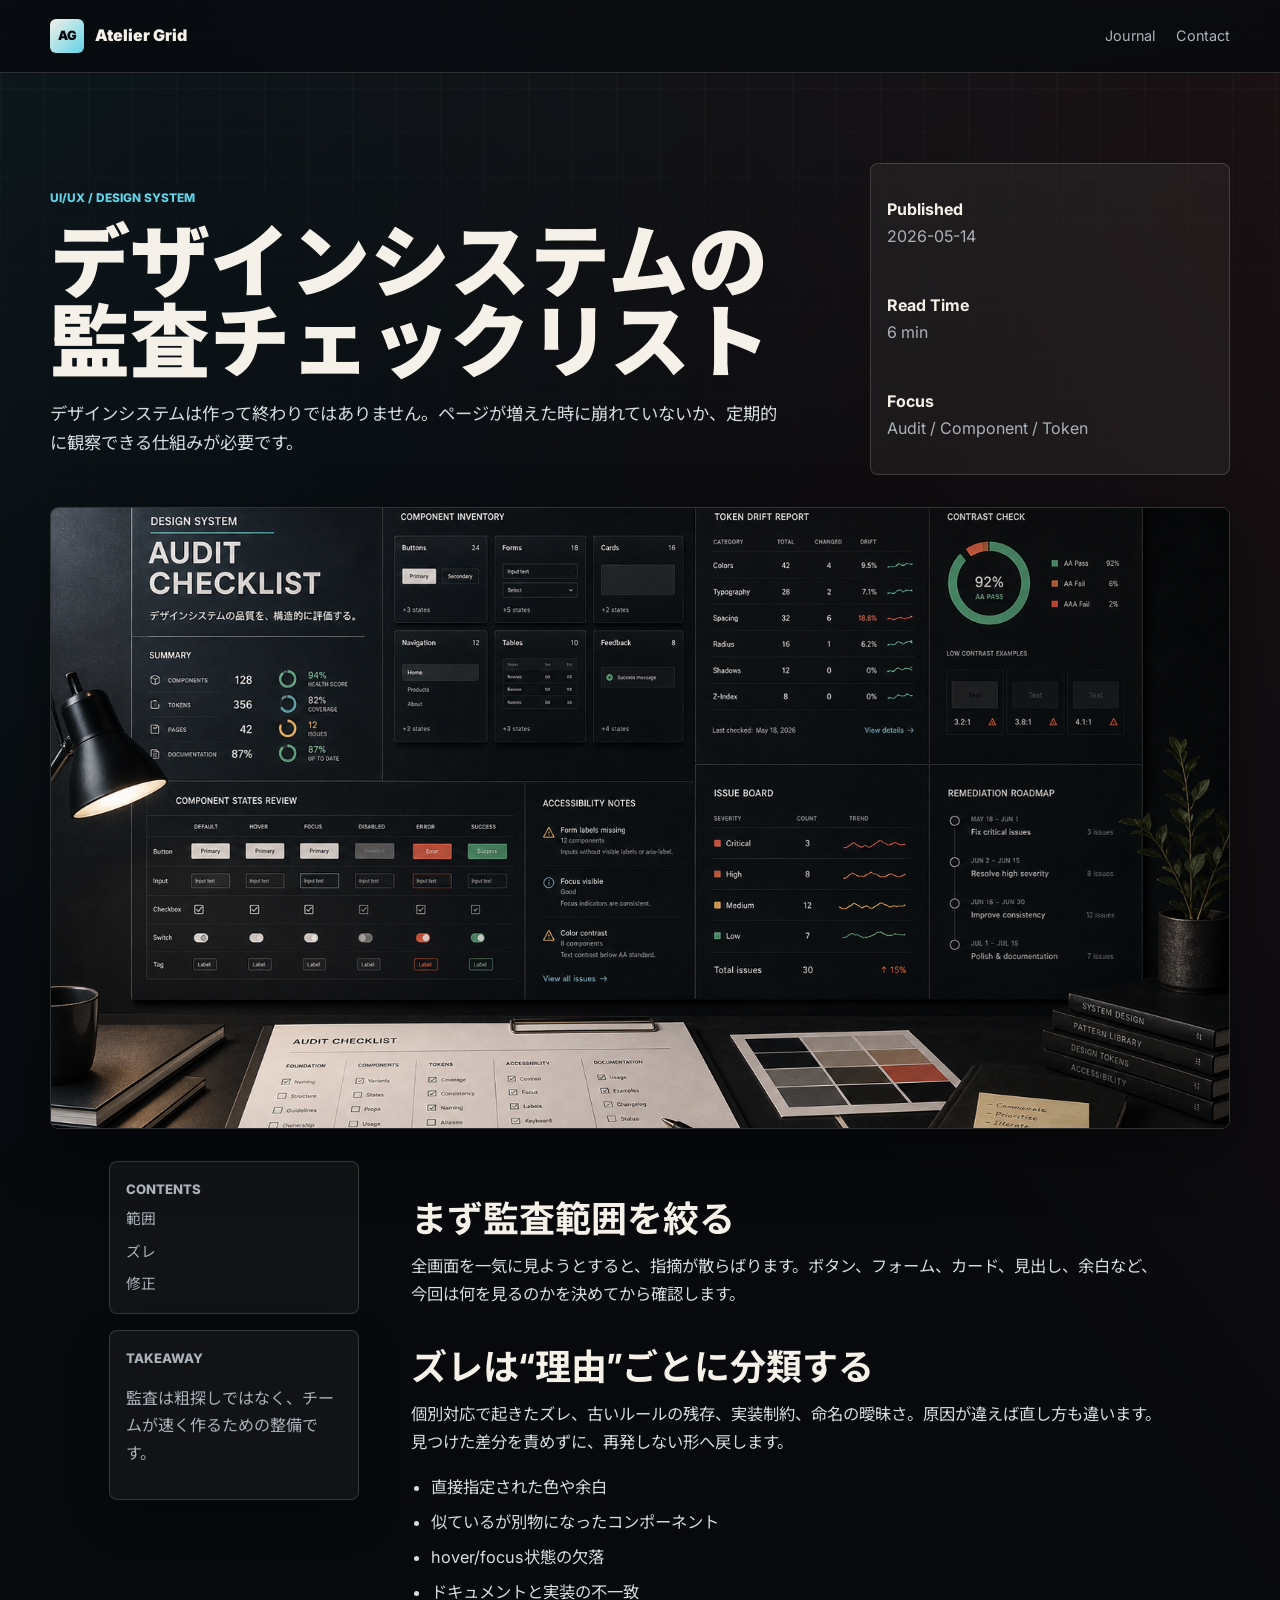
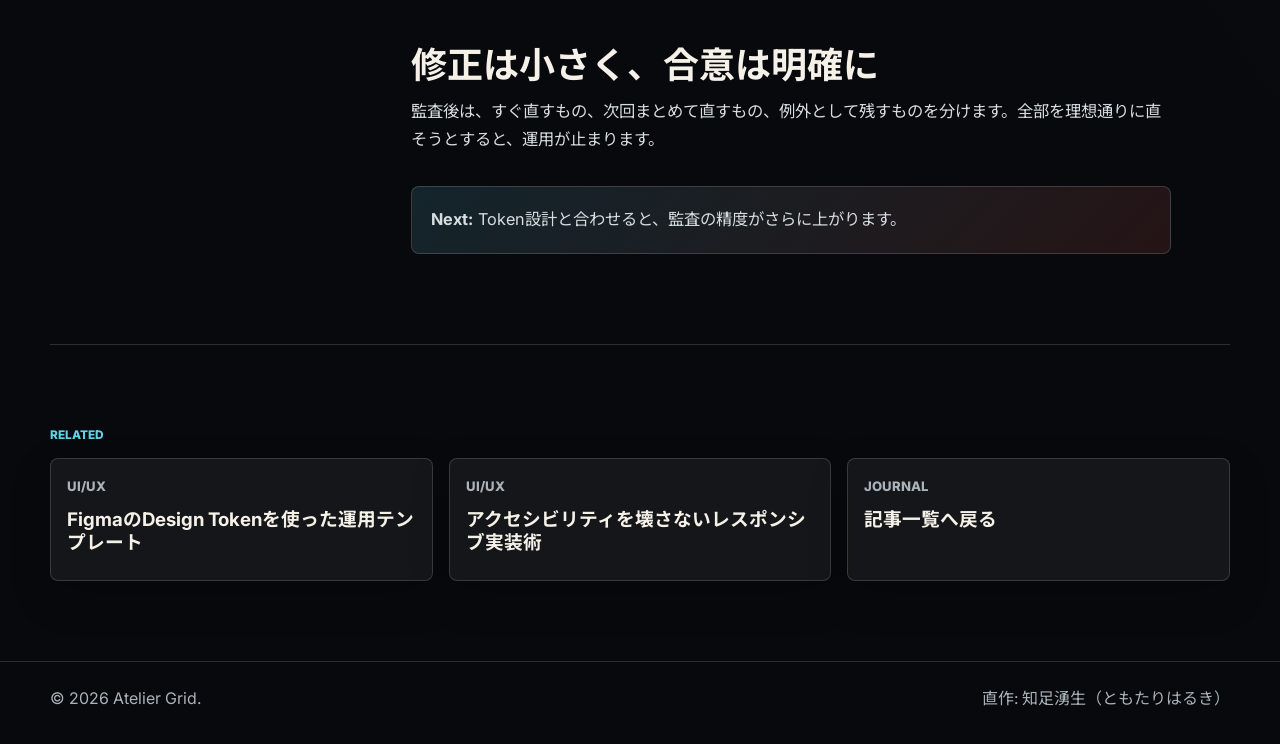
<file: posts/post-10.html>
<!doctype html>
<html lang="ja">
<head>
  <meta charset="UTF-8" /><meta name="viewport" content="width=device-width, initial-scale=1.0" />
  <meta name="description" content="デザインシステムを現場で監査するためのチェックリスト。" />
  <title>デザインシステムの監査チェックリスト | Atelier Grid</title>
  <link rel="icon" href="../assets/images/favicon.svg" type="image/svg+xml" />
  <link rel="preconnect" href="https://fonts.googleapis.com"><link rel="preconnect" href="https://fonts.gstatic.com" crossorigin>
  <link href="https://fonts.googleapis.com/css2?family=Inter:wght@400;600;700;800;900&family=Noto+Sans+JP:wght@400;500;700;900&display=swap" rel="stylesheet"><link rel="stylesheet" href="../assets/css/styles.css" />
</head>
<body class="article-page">
  <a class="skip-link" href="#main">本文へ移動</a><div id="reading-progress" class="reading-progress" aria-hidden="true"></div>
  <header class="site-header"><div class="container nav"><a class="brand" href="../index.html"><span class="brand-mark">AG</span><span>Atelier Grid</span></a><nav class="nav-links" aria-label="Article navigation"><a href="../index.html#journal">Journal</a><a href="../index.html#contact">Contact</a></nav></div></header>
  <main id="main" class="container article-shell">
    <article><header class="article-hero"><div><p class="eyebrow">UI/UX / Design System</p><h1>デザインシステムの監査チェックリスト</h1><p class="article-lede">デザインシステムは作って終わりではありません。ページが増えた時に崩れていないか、定期的に観察できる仕組みが必要です。</p></div><div class="article-meta-grid"><p><strong>Published</strong><span>2026-05-14</span></p><p><strong>Read Time</strong><span>6 min</span></p><p><strong>Focus</strong><span>Audit / Component / Token</span></p></div></header>
      <figure class="article-cover"><img src="../assets/images/post10-cover.png" alt="デザインシステム監査を表現した記事カバー" /></figure>
      <div class="article-layout"><aside class="article-aside"><nav aria-label="Table of contents"><p class="meta">Contents</p><a href="#scope">範囲</a><a href="#drift">ズレ</a><a href="#fix">修正</a></nav><div class="article-note"><p class="meta">Takeaway</p><p>監査は粗探しではなく、チームが速く作るための整備です。</p></div></aside>
        <div class="article-content"><h2 id="scope">まず監査範囲を絞る</h2><p>全画面を一気に見ようとすると、指摘が散らばります。ボタン、フォーム、カード、見出し、余白など、今回は何を見るのかを決めてから確認します。</p><h2 id="drift">ズレは“理由”ごとに分類する</h2><p>個別対応で起きたズレ、古いルールの残存、実装制約、命名の曖昧さ。原因が違えば直し方も違います。見つけた差分を責めずに、再発しない形へ戻します。</p><ul><li>直接指定された色や余白</li><li>似ているが別物になったコンポーネント</li><li>hover/focus状態の欠落</li><li>ドキュメントと実装の不一致</li></ul><h2 id="fix">修正は小さく、合意は明確に</h2><p>監査後は、すぐ直すもの、次回まとめて直すもの、例外として残すものを分けます。全部を理想通りに直そうとすると、運用が止まります。</p><div class="article-footer-cta"><strong>Next:</strong> Token設計と合わせると、監査の精度がさらに上がります。</div></div>
      </div></article>
    <section class="related-section"><p class="eyebrow">Related</p><div class="related-grid"><a class="related-card" href="post-1.html"><p class="meta">UI/UX</p><h3>FigmaのDesign Tokenを使った運用テンプレート</h3></a><a class="related-card" href="post-4.html"><p class="meta">UI/UX</p><h3>アクセシビリティを壊さないレスポンシブ実装術</h3></a><a class="related-card" href="../index.html#journal"><p class="meta">Journal</p><h3>記事一覧へ戻る</h3></a></div></section>
  </main><footer><div class="container footer-grid"><p>© 2026 Atelier Grid.</p><p>直作: 知足湧生（ともたりはるき）</p></div></footer><script src="../assets/js/main.js"></script>
</body>
</html>
</file>
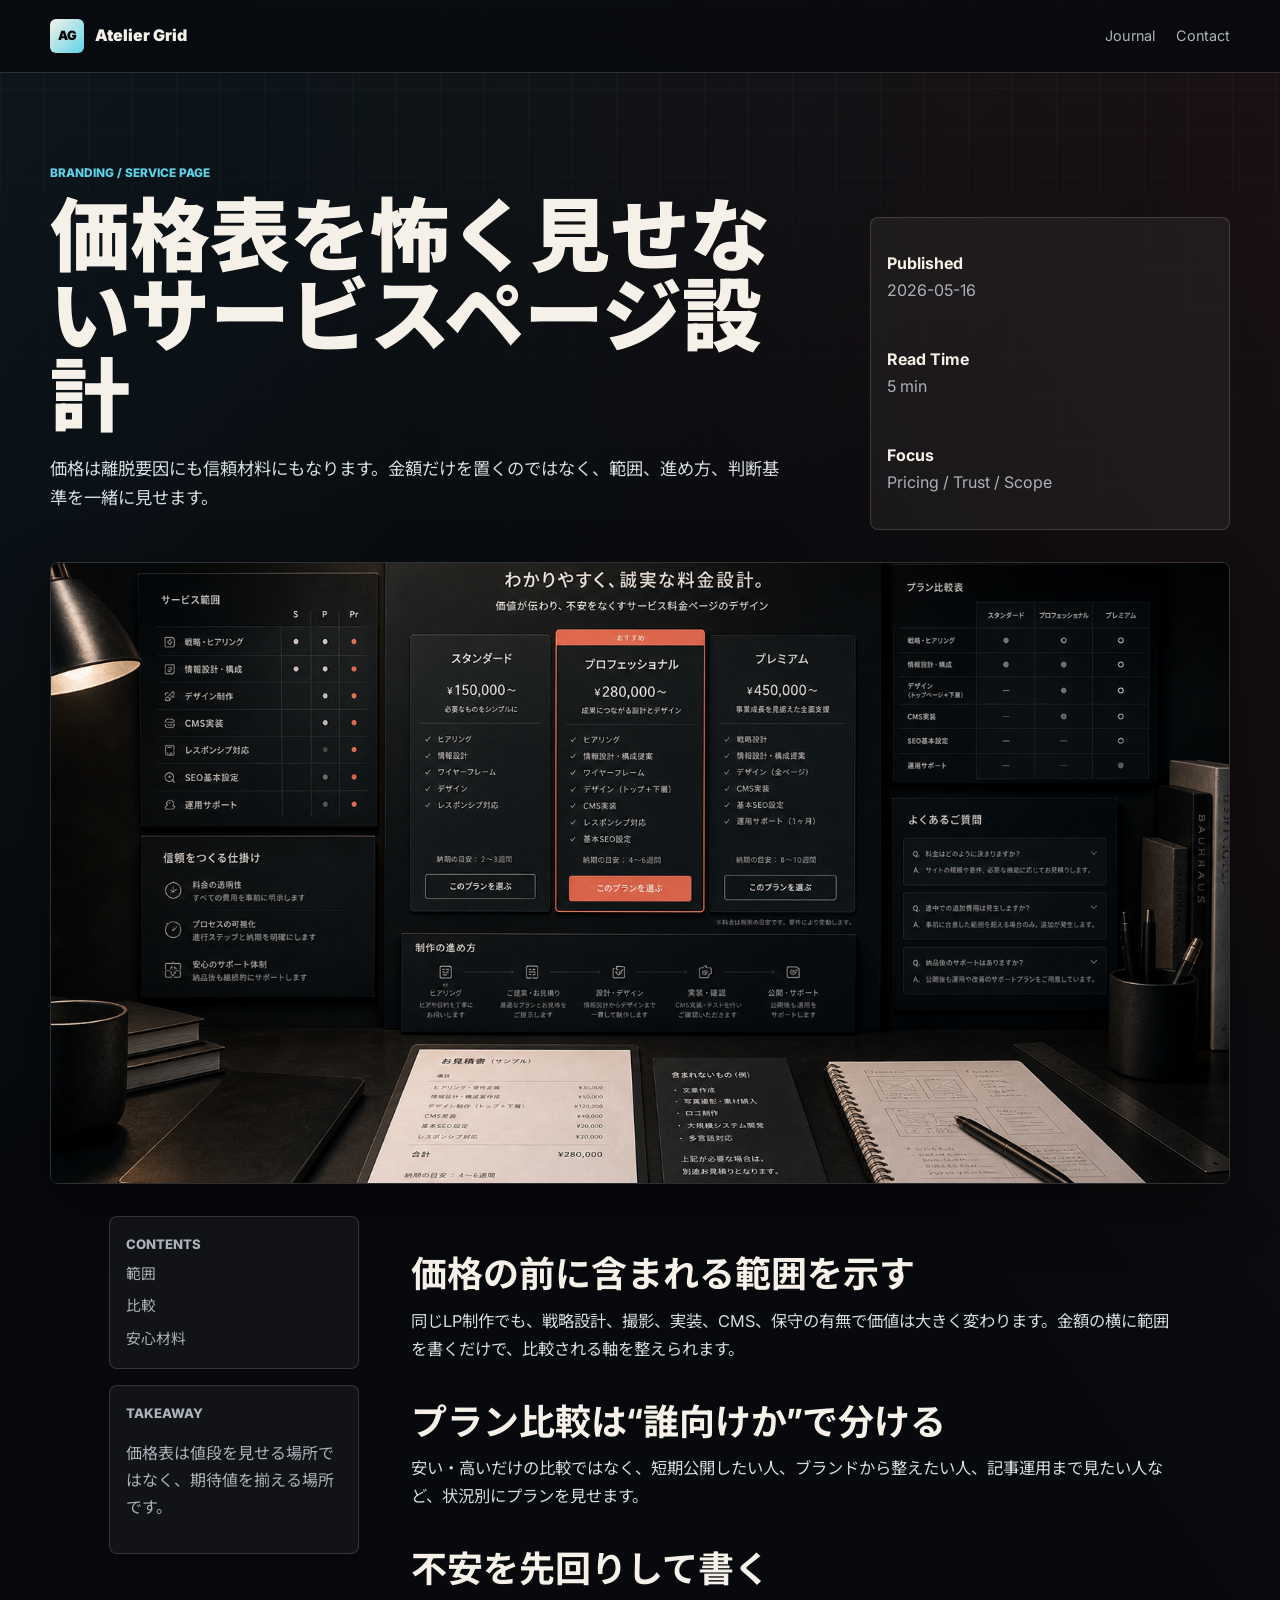
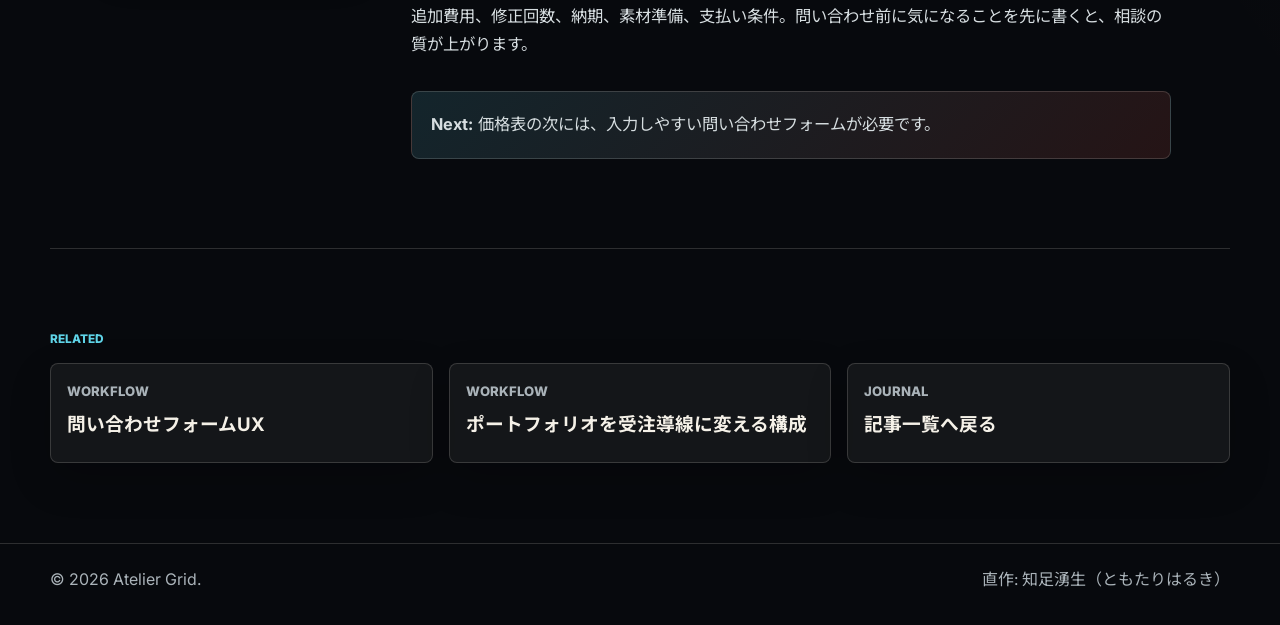
<file: posts/post-11.html>
<!doctype html>
<html lang="ja">
<head>
  <meta charset="UTF-8" /><meta name="viewport" content="width=device-width, initial-scale=1.0" />
  <meta name="description" content="価格表を信頼につなげるサービスページ設計。" />
  <title>価格表を怖く見せないサービスページ設計 | Atelier Grid</title>
  <link rel="icon" href="../assets/images/favicon.svg" type="image/svg+xml" />
  <link rel="preconnect" href="https://fonts.googleapis.com"><link rel="preconnect" href="https://fonts.gstatic.com" crossorigin>
  <link href="https://fonts.googleapis.com/css2?family=Inter:wght@400;600;700;800;900&family=Noto+Sans+JP:wght@400;500;700;900&display=swap" rel="stylesheet"><link rel="stylesheet" href="../assets/css/styles.css" />
</head>
<body class="article-page">
  <a class="skip-link" href="#main">本文へ移動</a><div id="reading-progress" class="reading-progress" aria-hidden="true"></div>
  <header class="site-header"><div class="container nav"><a class="brand" href="../index.html"><span class="brand-mark">AG</span><span>Atelier Grid</span></a><nav class="nav-links" aria-label="Article navigation"><a href="../index.html#journal">Journal</a><a href="../index.html#contact">Contact</a></nav></div></header>
  <main id="main" class="container article-shell">
    <article><header class="article-hero"><div><p class="eyebrow">Branding / Service Page</p><h1>価格表を怖く見せないサービスページ設計</h1><p class="article-lede">価格は離脱要因にも信頼材料にもなります。金額だけを置くのではなく、範囲、進め方、判断基準を一緒に見せます。</p></div><div class="article-meta-grid"><p><strong>Published</strong><span>2026-05-16</span></p><p><strong>Read Time</strong><span>5 min</span></p><p><strong>Focus</strong><span>Pricing / Trust / Scope</span></p></div></header>
      <figure class="article-cover"><img src="../assets/images/post11-cover.png" alt="信頼される価格表設計を表現した記事カバー" /></figure>
      <div class="article-layout"><aside class="article-aside"><nav aria-label="Table of contents"><p class="meta">Contents</p><a href="#scope">範囲</a><a href="#compare">比較</a><a href="#trust">安心材料</a></nav><div class="article-note"><p class="meta">Takeaway</p><p>価格表は値段を見せる場所ではなく、期待値を揃える場所です。</p></div></aside>
        <div class="article-content"><h2 id="scope">価格の前に含まれる範囲を示す</h2><p>同じLP制作でも、戦略設計、撮影、実装、CMS、保守の有無で価値は大きく変わります。金額の横に範囲を書くだけで、比較される軸を整えられます。</p><h2 id="compare">プラン比較は“誰向けか”で分ける</h2><p>安い・高いだけの比較ではなく、短期公開したい人、ブランドから整えたい人、記事運用まで見たい人など、状況別にプランを見せます。</p><h2 id="trust">不安を先回りして書く</h2><p>追加費用、修正回数、納期、素材準備、支払い条件。問い合わせ前に気になることを先に書くと、相談の質が上がります。</p><div class="article-footer-cta"><strong>Next:</strong> 価格表の次には、入力しやすい問い合わせフォームが必要です。</div></div>
      </div></article>
    <section class="related-section"><p class="eyebrow">Related</p><div class="related-grid"><a class="related-card" href="post-12.html"><p class="meta">Workflow</p><h3>問い合わせフォームUX</h3></a><a class="related-card" href="post-5.html"><p class="meta">Workflow</p><h3>ポートフォリオを受注導線に変える構成</h3></a><a class="related-card" href="../index.html#journal"><p class="meta">Journal</p><h3>記事一覧へ戻る</h3></a></div></section>
  </main><footer><div class="container footer-grid"><p>© 2026 Atelier Grid.</p><p>直作: 知足湧生（ともたりはるき）</p></div></footer><script src="../assets/js/main.js"></script>
</body>
</html>
</file>
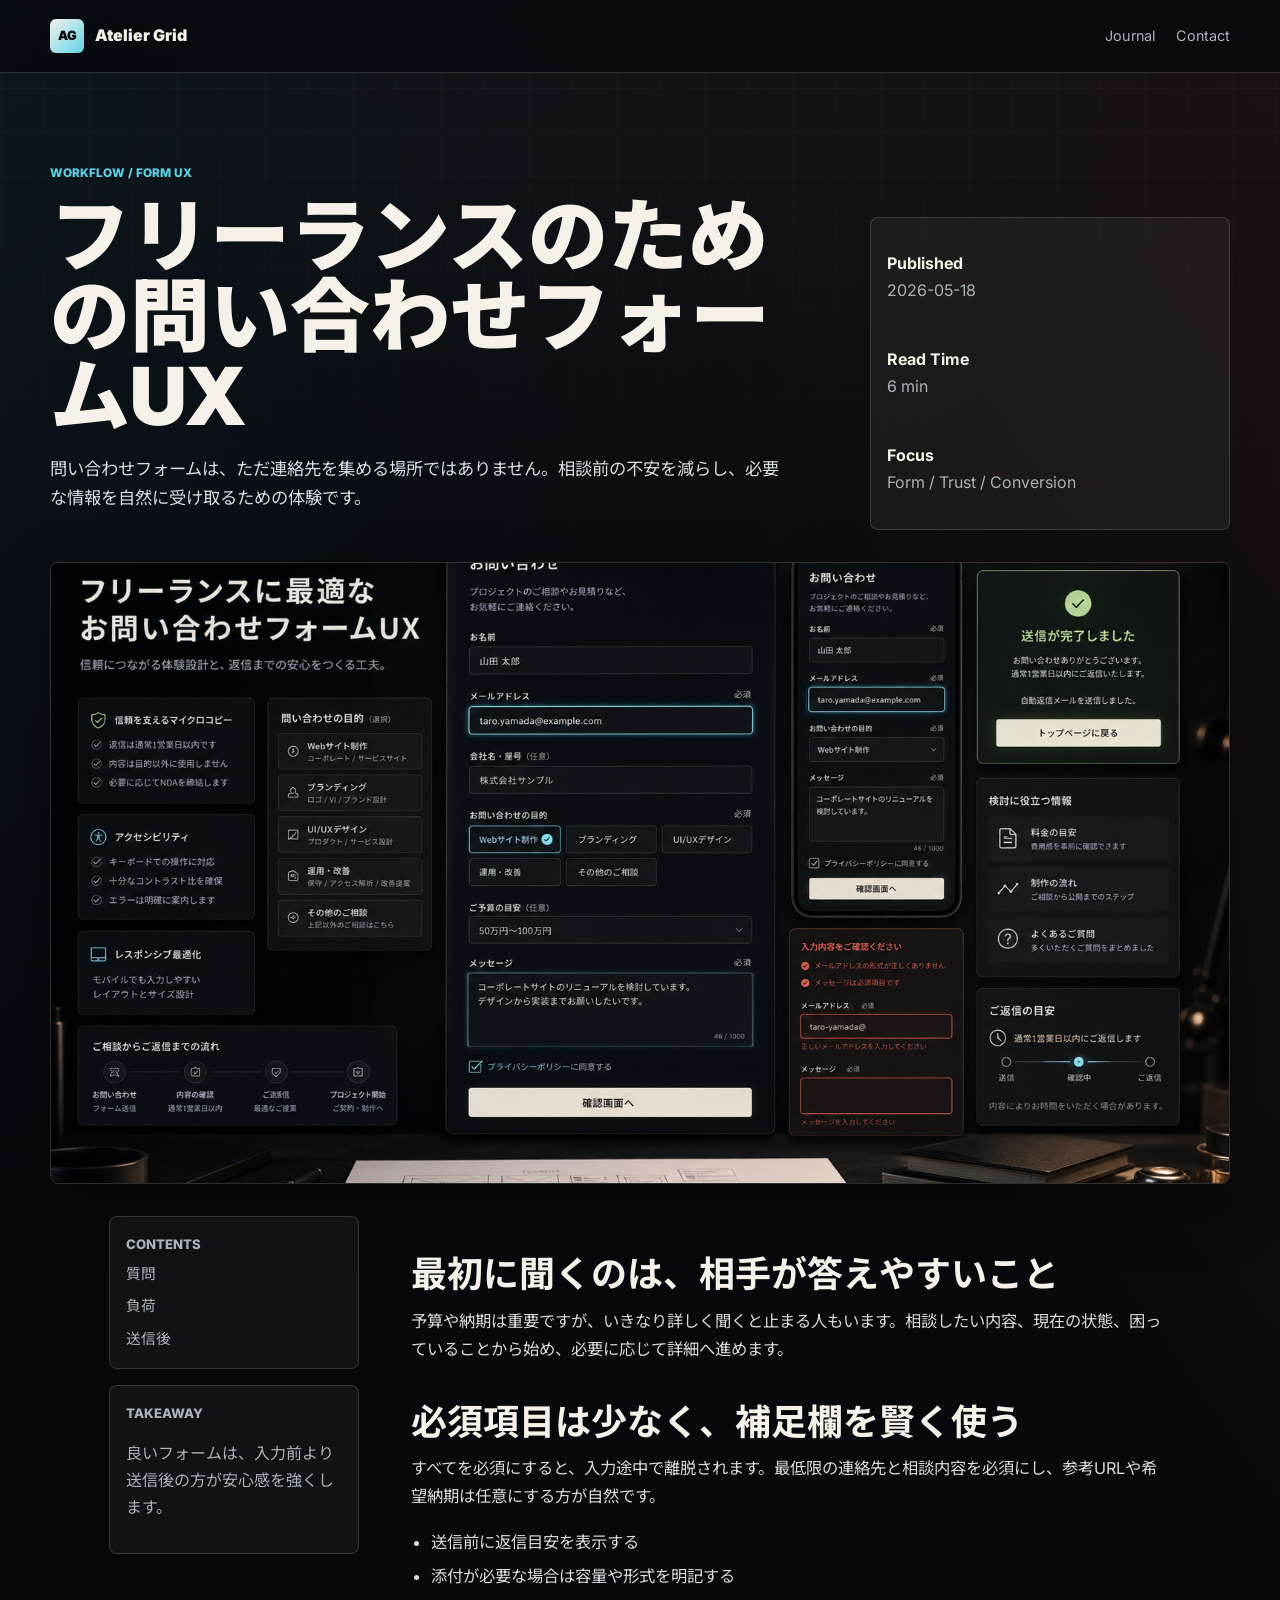
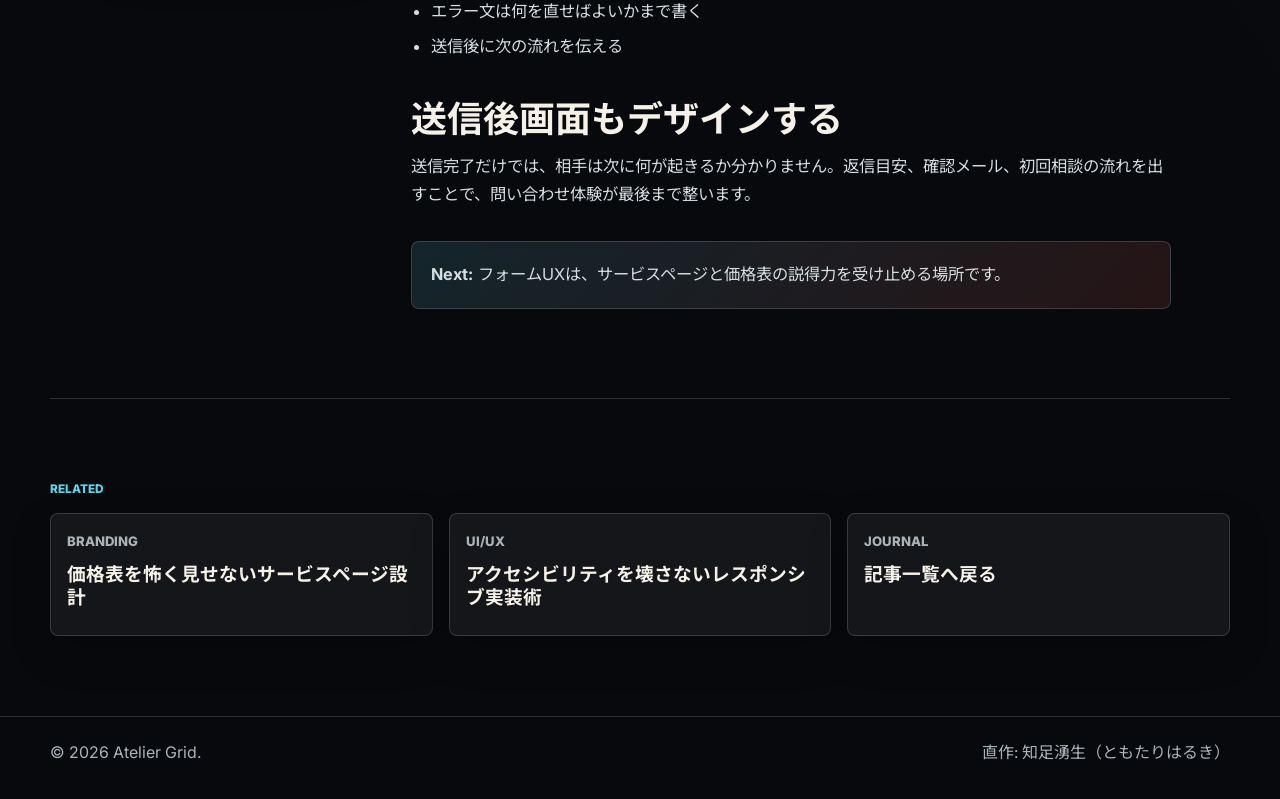
<file: posts/post-12.html>
<!doctype html>
<html lang="ja">
<head>
  <meta charset="UTF-8" /><meta name="viewport" content="width=device-width, initial-scale=1.0" />
  <meta name="description" content="フリーランスのための問い合わせフォームUX。相談前の不安を減らす設計。" />
  <title>フリーランスのための問い合わせフォームUX | Atelier Grid</title>
  <link rel="icon" href="../assets/images/favicon.svg" type="image/svg+xml" />
  <link rel="preconnect" href="https://fonts.googleapis.com"><link rel="preconnect" href="https://fonts.gstatic.com" crossorigin>
  <link href="https://fonts.googleapis.com/css2?family=Inter:wght@400;600;700;800;900&family=Noto+Sans+JP:wght@400;500;700;900&display=swap" rel="stylesheet"><link rel="stylesheet" href="../assets/css/styles.css" />
</head>
<body class="article-page">
  <a class="skip-link" href="#main">本文へ移動</a><div id="reading-progress" class="reading-progress" aria-hidden="true"></div>
  <header class="site-header"><div class="container nav"><a class="brand" href="../index.html"><span class="brand-mark">AG</span><span>Atelier Grid</span></a><nav class="nav-links" aria-label="Article navigation"><a href="../index.html#journal">Journal</a><a href="../index.html#contact">Contact</a></nav></div></header>
  <main id="main" class="container article-shell">
    <article><header class="article-hero"><div><p class="eyebrow">Workflow / Form UX</p><h1>フリーランスのための問い合わせフォームUX</h1><p class="article-lede">問い合わせフォームは、ただ連絡先を集める場所ではありません。相談前の不安を減らし、必要な情報を自然に受け取るための体験です。</p></div><div class="article-meta-grid"><p><strong>Published</strong><span>2026-05-18</span></p><p><strong>Read Time</strong><span>6 min</span></p><p><strong>Focus</strong><span>Form / Trust / Conversion</span></p></div></header>
      <figure class="article-cover"><img src="../assets/images/post12-cover.png" alt="フリーランス向け問い合わせフォームUXを表現した記事カバー" /></figure>
      <div class="article-layout"><aside class="article-aside"><nav aria-label="Table of contents"><p class="meta">Contents</p><a href="#questions">質問</a><a href="#friction">負荷</a><a href="#after">送信後</a></nav><div class="article-note"><p class="meta">Takeaway</p><p>良いフォームは、入力前より送信後の方が安心感を強くします。</p></div></aside>
        <div class="article-content"><h2 id="questions">最初に聞くのは、相手が答えやすいこと</h2><p>予算や納期は重要ですが、いきなり詳しく聞くと止まる人もいます。相談したい内容、現在の状態、困っていることから始め、必要に応じて詳細へ進めます。</p><h2 id="friction">必須項目は少なく、補足欄を賢く使う</h2><p>すべてを必須にすると、入力途中で離脱されます。最低限の連絡先と相談内容を必須にし、参考URLや希望納期は任意にする方が自然です。</p><ul><li>送信前に返信目安を表示する</li><li>添付が必要な場合は容量や形式を明記する</li><li>エラー文は何を直せばよいかまで書く</li><li>送信後に次の流れを伝える</li></ul><h2 id="after">送信後画面もデザインする</h2><p>送信完了だけでは、相手は次に何が起きるか分かりません。返信目安、確認メール、初回相談の流れを出すことで、問い合わせ体験が最後まで整います。</p><div class="article-footer-cta"><strong>Next:</strong> フォームUXは、サービスページと価格表の説得力を受け止める場所です。</div></div>
      </div></article>
    <section class="related-section"><p class="eyebrow">Related</p><div class="related-grid"><a class="related-card" href="post-11.html"><p class="meta">Branding</p><h3>価格表を怖く見せないサービスページ設計</h3></a><a class="related-card" href="post-4.html"><p class="meta">UI/UX</p><h3>アクセシビリティを壊さないレスポンシブ実装術</h3></a><a class="related-card" href="../index.html#journal"><p class="meta">Journal</p><h3>記事一覧へ戻る</h3></a></div></section>
  </main><footer><div class="container footer-grid"><p>© 2026 Atelier Grid.</p><p>直作: 知足湧生（ともたりはるき）</p></div></footer><script src="../assets/js/main.js"></script>
</body>
</html>
</file>
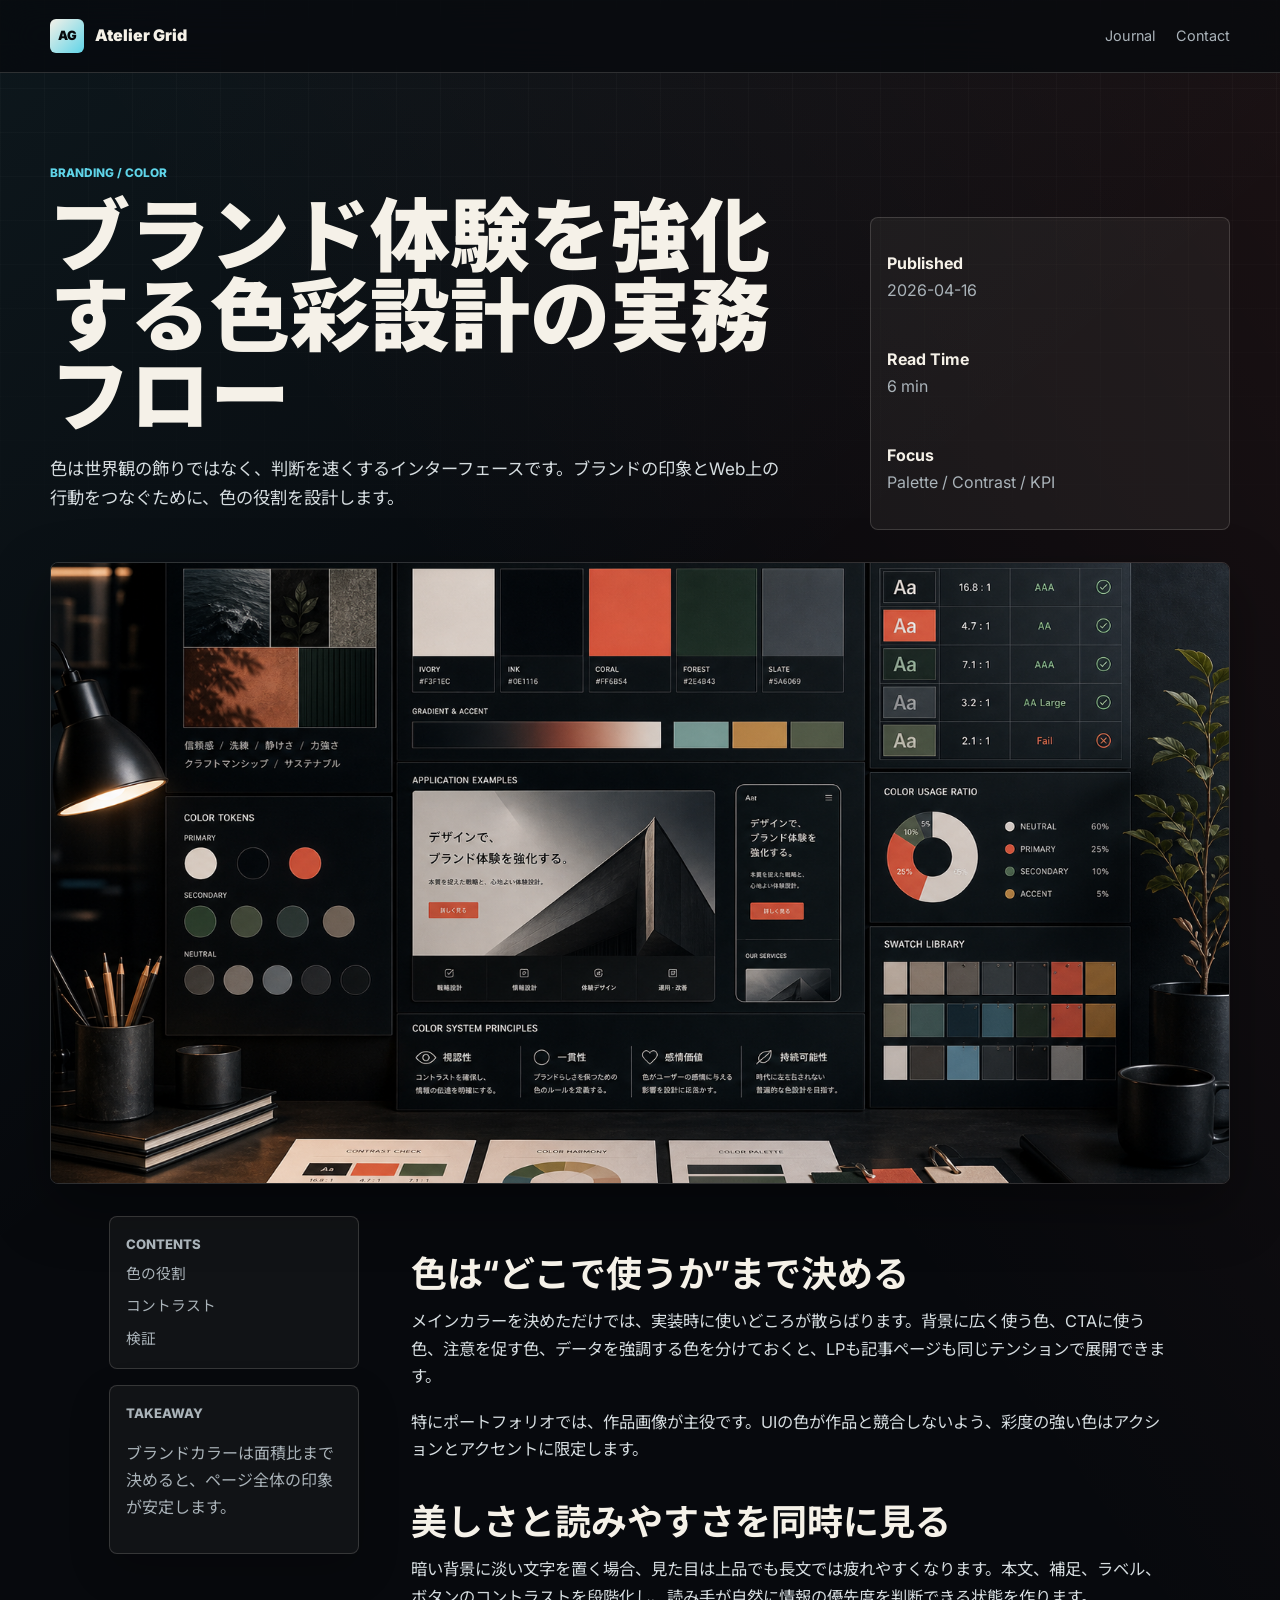
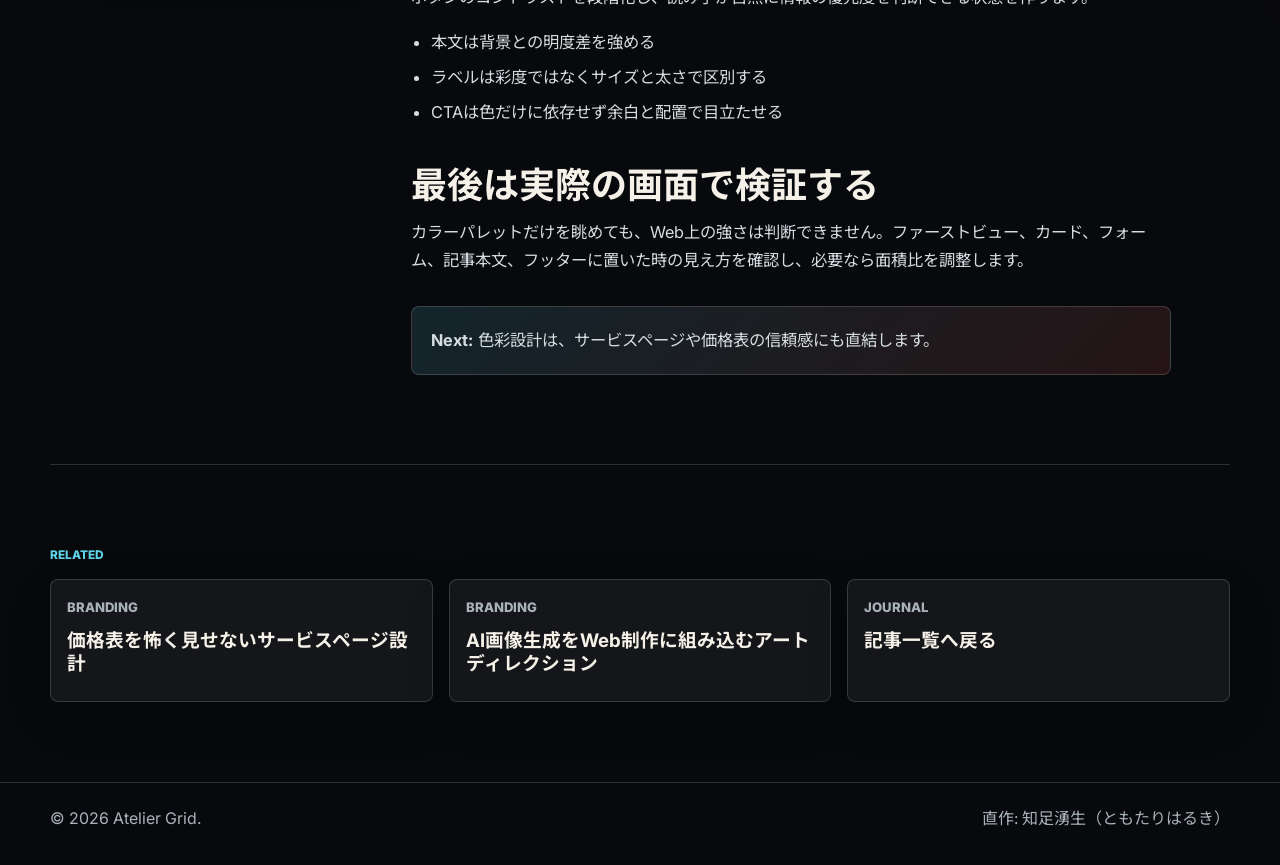
<file: posts/post-2.html>
<!doctype html>
<html lang="ja">
<head>
  <meta charset="UTF-8" />
  <meta name="viewport" content="width=device-width, initial-scale=1.0" />
  <meta name="description" content="ブランド体験を強化する色彩設計の実務フロー。印象と成果をつなぐカラールールの作り方。" />
  <title>ブランド体験を強化する色彩設計の実務フロー | Atelier Grid</title>
  <link rel="icon" href="../assets/images/favicon.svg" type="image/svg+xml" />
  <link rel="preconnect" href="https://fonts.googleapis.com">
  <link rel="preconnect" href="https://fonts.gstatic.com" crossorigin>
  <link href="https://fonts.googleapis.com/css2?family=Inter:wght@400;600;700;800;900&family=Noto+Sans+JP:wght@400;500;700;900&display=swap" rel="stylesheet">
  <link rel="stylesheet" href="../assets/css/styles.css" />
</head>
<body class="article-page">
  <a class="skip-link" href="#main">本文へ移動</a>
  <div id="reading-progress" class="reading-progress" aria-hidden="true"></div>
  <header class="site-header"><div class="container nav"><a class="brand" href="../index.html"><span class="brand-mark">AG</span><span>Atelier Grid</span></a><nav class="nav-links" aria-label="Article navigation"><a href="../index.html#journal">Journal</a><a href="../index.html#contact">Contact</a></nav></div></header>
  <main id="main" class="container article-shell">
    <article>
      <header class="article-hero">
        <div><p class="eyebrow">Branding / Color</p><h1>ブランド体験を強化する色彩設計の実務フロー</h1><p class="article-lede">色は世界観の飾りではなく、判断を速くするインターフェースです。ブランドの印象とWeb上の行動をつなぐために、色の役割を設計します。</p></div>
        <div class="article-meta-grid"><p><strong>Published</strong><span>2026-04-16</span></p><p><strong>Read Time</strong><span>6 min</span></p><p><strong>Focus</strong><span>Palette / Contrast / KPI</span></p></div>
      </header>
      <figure class="article-cover"><img src="../assets/images/post2-cover.png" alt="ブランドカラー設計を表現した記事カバー" /></figure>
      <div class="article-layout">
        <aside class="article-aside"><nav aria-label="Table of contents"><p class="meta">Contents</p><a href="#role">色の役割</a><a href="#contrast">コントラスト</a><a href="#test">検証</a></nav><div class="article-note"><p class="meta">Takeaway</p><p>ブランドカラーは面積比まで決めると、ページ全体の印象が安定します。</p></div></aside>
        <div class="article-content">
          <h2 id="role">色は“どこで使うか”まで決める</h2>
          <p>メインカラーを決めただけでは、実装時に使いどころが散らばります。背景に広く使う色、CTAに使う色、注意を促す色、データを強調する色を分けておくと、LPも記事ページも同じテンションで展開できます。</p>
          <p>特にポートフォリオでは、作品画像が主役です。UIの色が作品と競合しないよう、彩度の強い色はアクションとアクセントに限定します。</p>
          <h2 id="contrast">美しさと読みやすさを同時に見る</h2>
          <p>暗い背景に淡い文字を置く場合、見た目は上品でも長文では疲れやすくなります。本文、補足、ラベル、ボタンのコントラストを段階化し、読み手が自然に情報の優先度を判断できる状態を作ります。</p>
          <ul><li>本文は背景との明度差を強める</li><li>ラベルは彩度ではなくサイズと太さで区別する</li><li>CTAは色だけに依存せず余白と配置で目立たせる</li></ul>
          <h2 id="test">最後は実際の画面で検証する</h2>
          <p>カラーパレットだけを眺めても、Web上の強さは判断できません。ファーストビュー、カード、フォーム、記事本文、フッターに置いた時の見え方を確認し、必要なら面積比を調整します。</p>
          <div class="article-footer-cta"><strong>Next:</strong> 色彩設計は、サービスページや価格表の信頼感にも直結します。</div>
        </div>
      </div>
    </article>
    <section class="related-section"><p class="eyebrow">Related</p><div class="related-grid"><a class="related-card" href="post-11.html"><p class="meta">Branding</p><h3>価格表を怖く見せないサービスページ設計</h3></a><a class="related-card" href="post-8.html"><p class="meta">Branding</p><h3>AI画像生成をWeb制作に組み込むアートディレクション</h3></a><a class="related-card" href="../index.html#journal"><p class="meta">Journal</p><h3>記事一覧へ戻る</h3></a></div></section>
  </main>
  <footer><div class="container footer-grid"><p>© 2026 Atelier Grid.</p><p>直作: 知足湧生（ともたりはるき）</p></div></footer>
  <script src="../assets/js/main.js"></script>
</body>
</html>
</file>
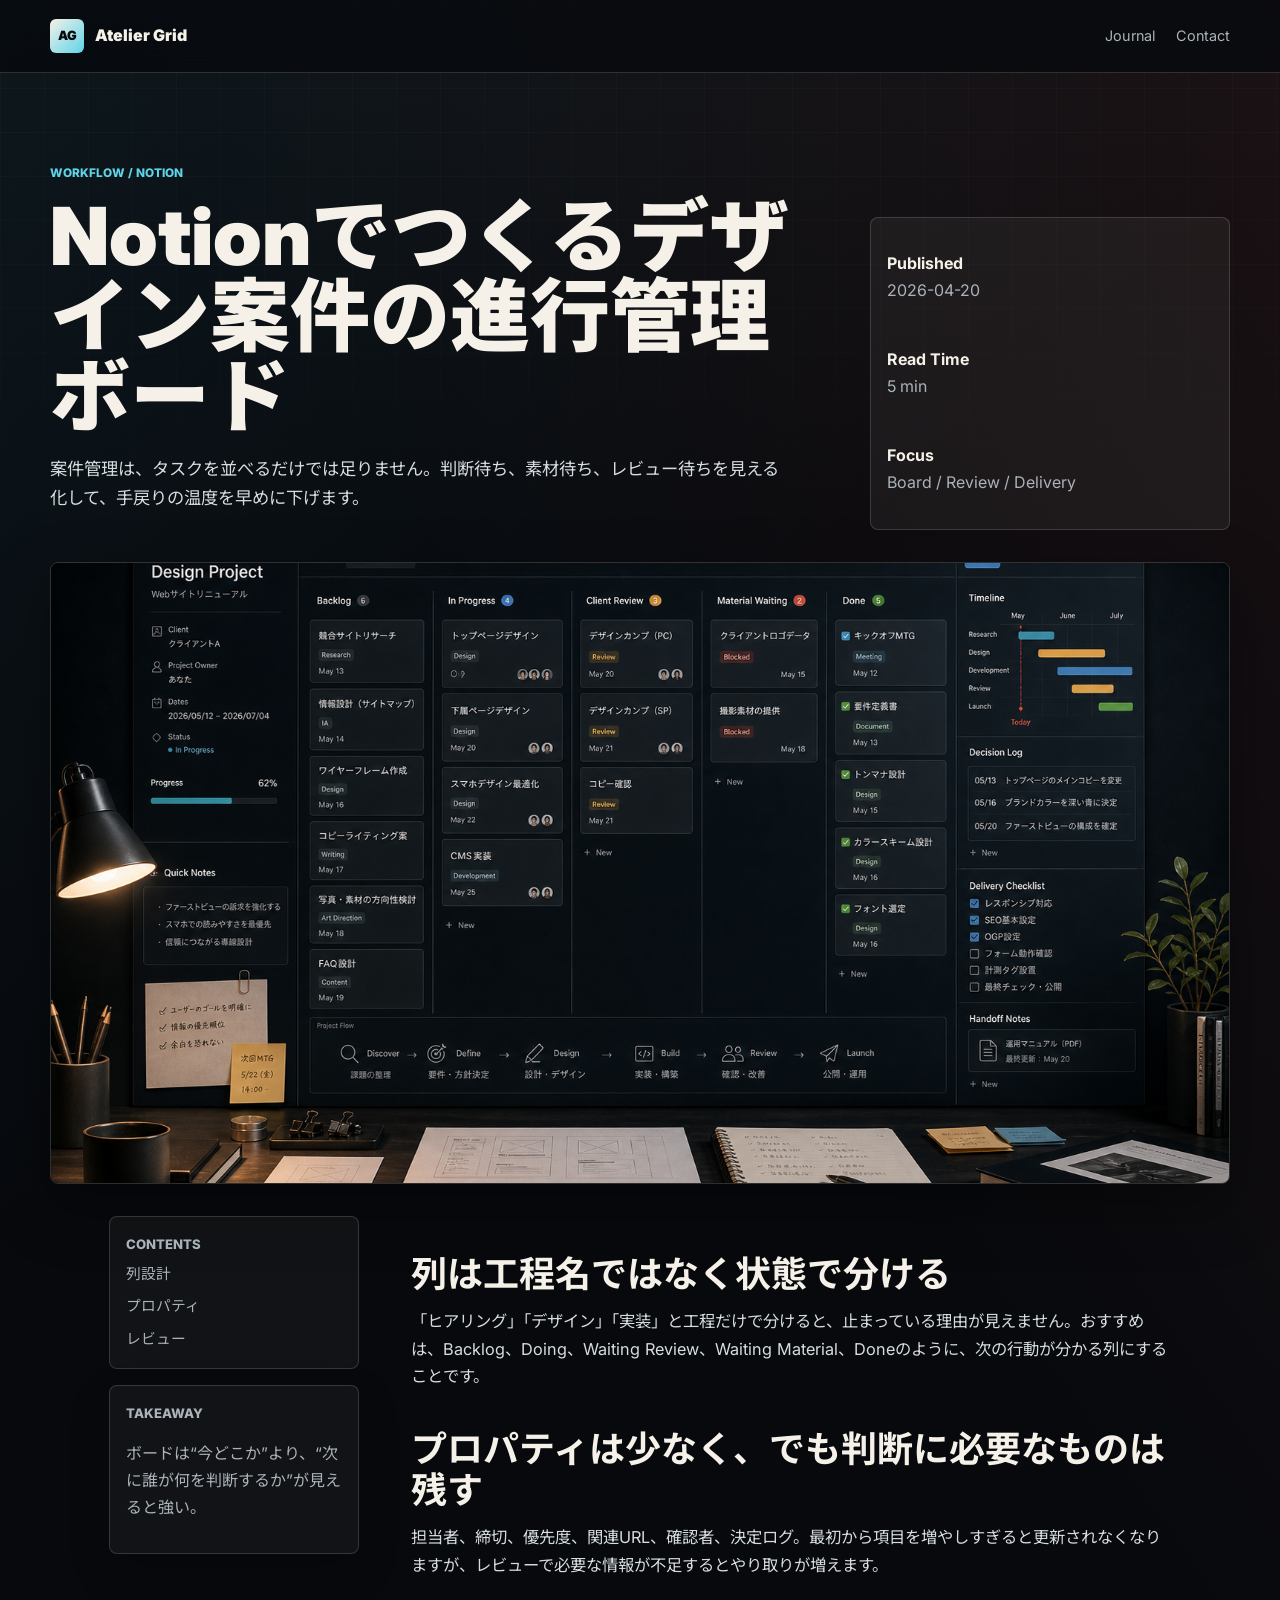
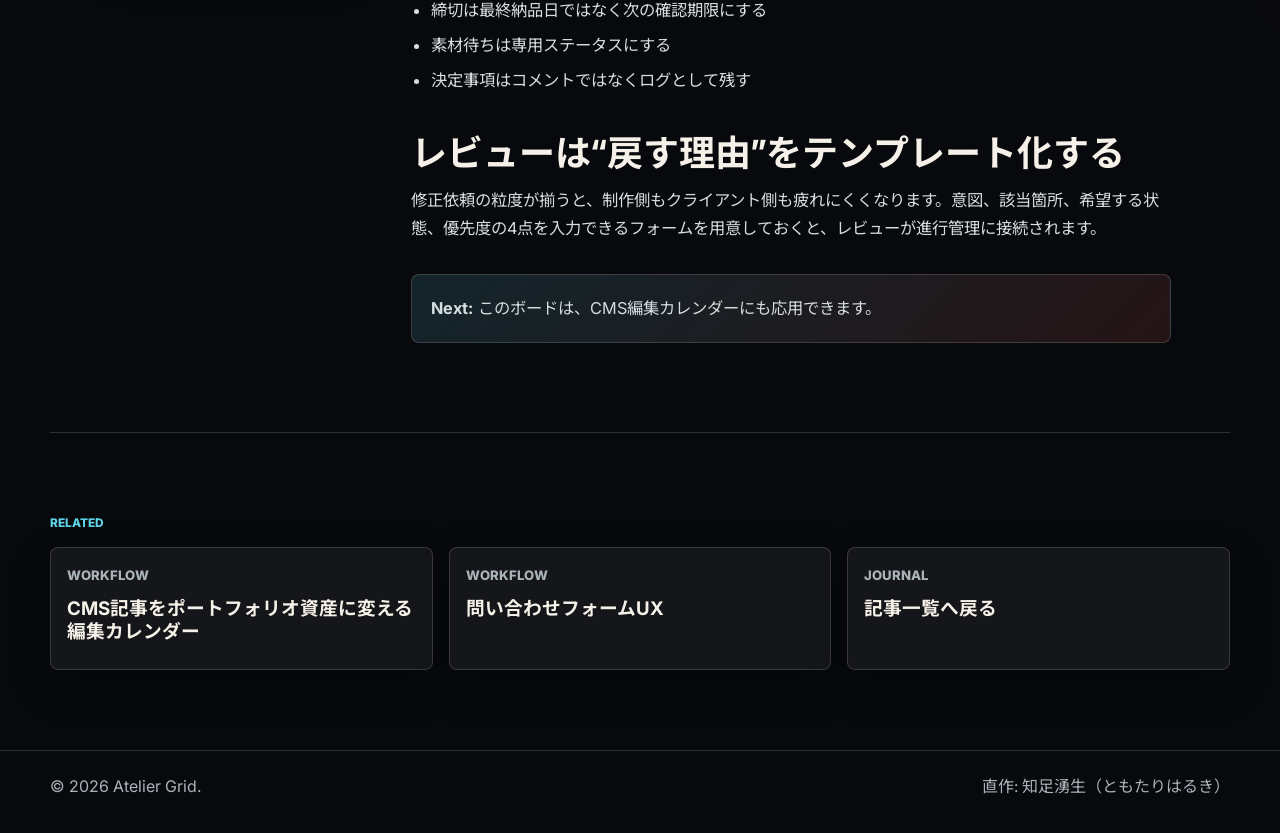
<file: posts/post-3.html>
<!doctype html>
<html lang="ja">
<head>
  <meta charset="UTF-8" />
  <meta name="viewport" content="width=device-width, initial-scale=1.0" />
  <meta name="description" content="Notionでデザイン案件の進行管理ボードを作り、遅延と手戻りを減らす実務設計。" />
  <title>Notionでつくるデザイン案件の進行管理ボード | Atelier Grid</title>
  <link rel="icon" href="../assets/images/favicon.svg" type="image/svg+xml" />
  <link rel="preconnect" href="https://fonts.googleapis.com">
  <link rel="preconnect" href="https://fonts.gstatic.com" crossorigin>
  <link href="https://fonts.googleapis.com/css2?family=Inter:wght@400;600;700;800;900&family=Noto+Sans+JP:wght@400;500;700;900&display=swap" rel="stylesheet">
  <link rel="stylesheet" href="../assets/css/styles.css" />
</head>
<body class="article-page">
  <a class="skip-link" href="#main">本文へ移動</a>
  <div id="reading-progress" class="reading-progress" aria-hidden="true"></div>
  <header class="site-header"><div class="container nav"><a class="brand" href="../index.html"><span class="brand-mark">AG</span><span>Atelier Grid</span></a><nav class="nav-links" aria-label="Article navigation"><a href="../index.html#journal">Journal</a><a href="../index.html#contact">Contact</a></nav></div></header>
  <main id="main" class="container article-shell">
    <article>
      <header class="article-hero">
        <div><p class="eyebrow">Workflow / Notion</p><h1>Notionでつくるデザイン案件の進行管理ボード</h1><p class="article-lede">案件管理は、タスクを並べるだけでは足りません。判断待ち、素材待ち、レビュー待ちを見える化して、手戻りの温度を早めに下げます。</p></div>
        <div class="article-meta-grid"><p><strong>Published</strong><span>2026-04-20</span></p><p><strong>Read Time</strong><span>5 min</span></p><p><strong>Focus</strong><span>Board / Review / Delivery</span></p></div>
      </header>
      <figure class="article-cover"><img src="../assets/images/post3-cover.png" alt="デザイン案件の進行管理ボードを表現した記事カバー" /></figure>
      <div class="article-layout">
        <aside class="article-aside"><nav aria-label="Table of contents"><p class="meta">Contents</p><a href="#columns">列設計</a><a href="#fields">プロパティ</a><a href="#review">レビュー</a></nav><div class="article-note"><p class="meta">Takeaway</p><p>ボードは“今どこか”より、“次に誰が何を判断するか”が見えると強い。</p></div></aside>
        <div class="article-content">
          <h2 id="columns">列は工程名ではなく状態で分ける</h2>
          <p>「ヒアリング」「デザイン」「実装」と工程だけで分けると、止まっている理由が見えません。おすすめは、Backlog、Doing、Waiting Review、Waiting Material、Doneのように、次の行動が分かる列にすることです。</p>
          <h2 id="fields">プロパティは少なく、でも判断に必要なものは残す</h2>
          <p>担当者、締切、優先度、関連URL、確認者、決定ログ。最初から項目を増やしすぎると更新されなくなりますが、レビューで必要な情報が不足するとやり取りが増えます。</p>
          <ul><li>締切は最終納品日ではなく次の確認期限にする</li><li>素材待ちは専用ステータスにする</li><li>決定事項はコメントではなくログとして残す</li></ul>
          <h2 id="review">レビューは“戻す理由”をテンプレート化する</h2>
          <p>修正依頼の粒度が揃うと、制作側もクライアント側も疲れにくくなります。意図、該当箇所、希望する状態、優先度の4点を入力できるフォームを用意しておくと、レビューが進行管理に接続されます。</p>
          <div class="article-footer-cta"><strong>Next:</strong> このボードは、CMS編集カレンダーにも応用できます。</div>
        </div>
      </div>
    </article>
    <section class="related-section"><p class="eyebrow">Related</p><div class="related-grid"><a class="related-card" href="post-7.html"><p class="meta">Workflow</p><h3>CMS記事をポートフォリオ資産に変える編集カレンダー</h3></a><a class="related-card" href="post-12.html"><p class="meta">Workflow</p><h3>問い合わせフォームUX</h3></a><a class="related-card" href="../index.html#journal"><p class="meta">Journal</p><h3>記事一覧へ戻る</h3></a></div></section>
  </main>
  <footer><div class="container footer-grid"><p>© 2026 Atelier Grid.</p><p>直作: 知足湧生（ともたりはるき）</p></div></footer>
  <script src="../assets/js/main.js"></script>
</body>
</html>
</file>
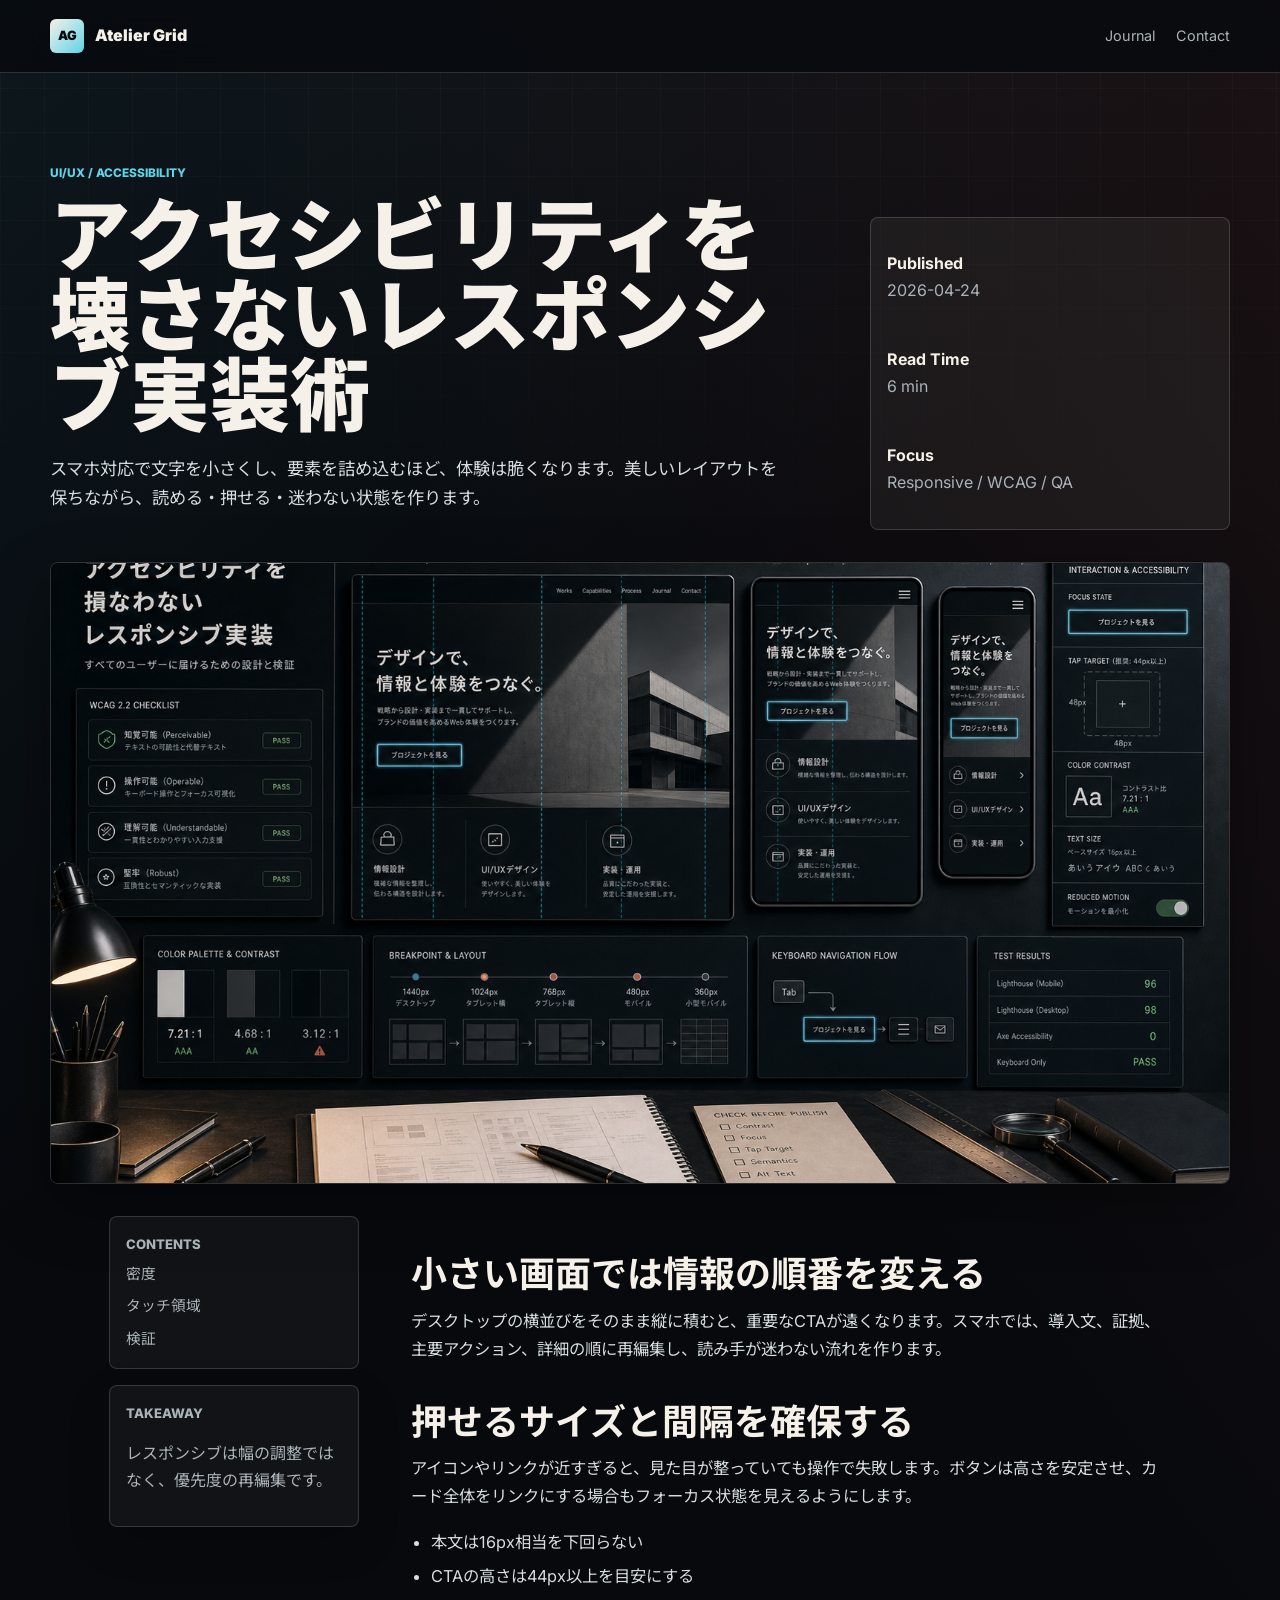
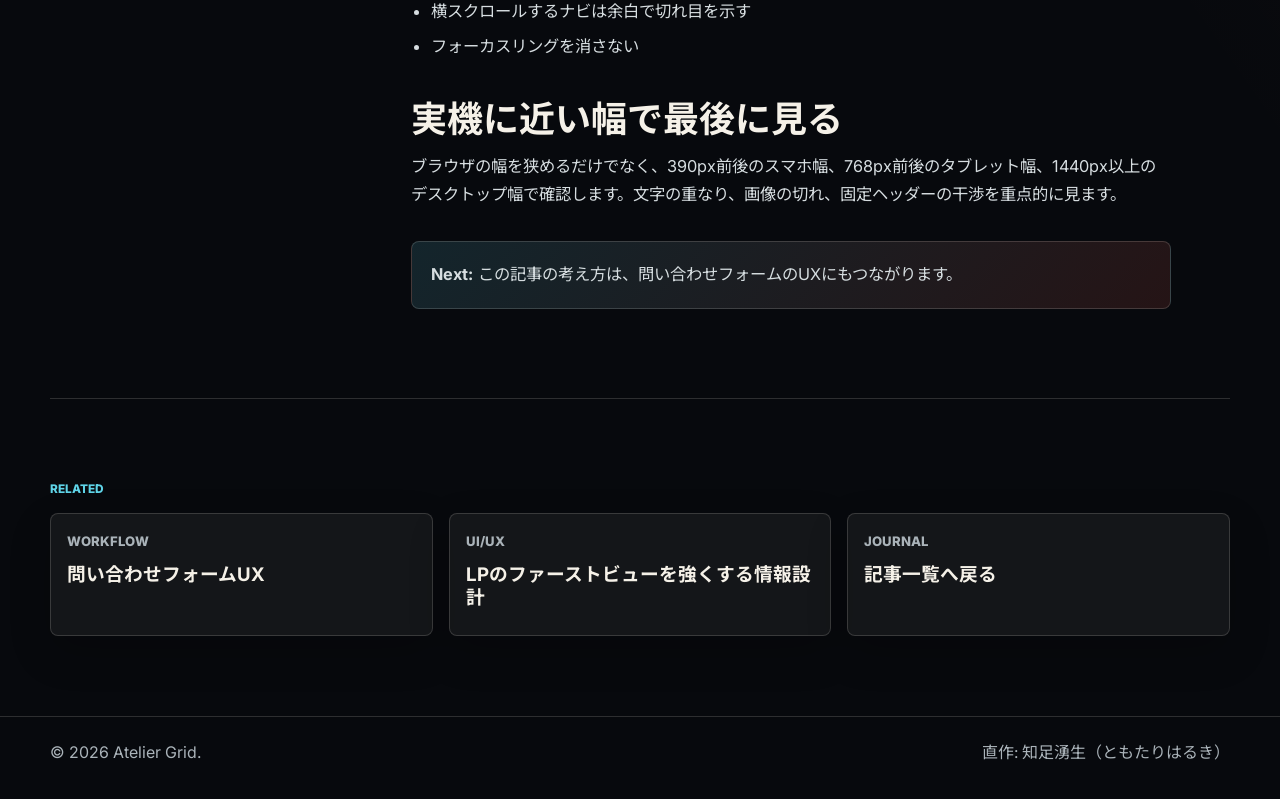
<file: posts/post-4.html>
<!doctype html>
<html lang="ja">
<head>
  <meta charset="UTF-8" />
  <meta name="viewport" content="width=device-width, initial-scale=1.0" />
  <meta name="description" content="見栄えとアクセシビリティを両立するレスポンシブ実装のチェックポイント。" />
  <title>アクセシビリティを壊さないレスポンシブ実装術 | Atelier Grid</title>
  <link rel="icon" href="../assets/images/favicon.svg" type="image/svg+xml" />
  <link rel="preconnect" href="https://fonts.googleapis.com">
  <link rel="preconnect" href="https://fonts.gstatic.com" crossorigin>
  <link href="https://fonts.googleapis.com/css2?family=Inter:wght@400;600;700;800;900&family=Noto+Sans+JP:wght@400;500;700;900&display=swap" rel="stylesheet">
  <link rel="stylesheet" href="../assets/css/styles.css" />
</head>
<body class="article-page">
  <a class="skip-link" href="#main">本文へ移動</a>
  <div id="reading-progress" class="reading-progress" aria-hidden="true"></div>
  <header class="site-header"><div class="container nav"><a class="brand" href="../index.html"><span class="brand-mark">AG</span><span>Atelier Grid</span></a><nav class="nav-links" aria-label="Article navigation"><a href="../index.html#journal">Journal</a><a href="../index.html#contact">Contact</a></nav></div></header>
  <main id="main" class="container article-shell">
    <article>
      <header class="article-hero">
        <div><p class="eyebrow">UI/UX / Accessibility</p><h1>アクセシビリティを壊さないレスポンシブ実装術</h1><p class="article-lede">スマホ対応で文字を小さくし、要素を詰め込むほど、体験は脆くなります。美しいレイアウトを保ちながら、読める・押せる・迷わない状態を作ります。</p></div>
        <div class="article-meta-grid"><p><strong>Published</strong><span>2026-04-24</span></p><p><strong>Read Time</strong><span>6 min</span></p><p><strong>Focus</strong><span>Responsive / WCAG / QA</span></p></div>
      </header>
      <figure class="article-cover"><img src="../assets/images/post4-cover.png" alt="アクセシビリティを保つレスポンシブ実装を表現した記事カバー" /></figure>
      <div class="article-layout">
        <aside class="article-aside"><nav aria-label="Table of contents"><p class="meta">Contents</p><a href="#density">密度</a><a href="#touch">タッチ領域</a><a href="#qa">検証</a></nav><div class="article-note"><p class="meta">Takeaway</p><p>レスポンシブは幅の調整ではなく、優先度の再編集です。</p></div></aside>
        <div class="article-content">
          <h2 id="density">小さい画面では情報の順番を変える</h2>
          <p>デスクトップの横並びをそのまま縦に積むと、重要なCTAが遠くなります。スマホでは、導入文、証拠、主要アクション、詳細の順に再編集し、読み手が迷わない流れを作ります。</p>
          <h2 id="touch">押せるサイズと間隔を確保する</h2>
          <p>アイコンやリンクが近すぎると、見た目が整っていても操作で失敗します。ボタンは高さを安定させ、カード全体をリンクにする場合もフォーカス状態を見えるようにします。</p>
          <ul><li>本文は16px相当を下回らない</li><li>CTAの高さは44px以上を目安にする</li><li>横スクロールするナビは余白で切れ目を示す</li><li>フォーカスリングを消さない</li></ul>
          <h2 id="qa">実機に近い幅で最後に見る</h2>
          <p>ブラウザの幅を狭めるだけでなく、390px前後のスマホ幅、768px前後のタブレット幅、1440px以上のデスクトップ幅で確認します。文字の重なり、画像の切れ、固定ヘッダーの干渉を重点的に見ます。</p>
          <div class="article-footer-cta"><strong>Next:</strong> この記事の考え方は、問い合わせフォームのUXにもつながります。</div>
        </div>
      </div>
    </article>
    <section class="related-section"><p class="eyebrow">Related</p><div class="related-grid"><a class="related-card" href="post-12.html"><p class="meta">Workflow</p><h3>問い合わせフォームUX</h3></a><a class="related-card" href="post-9.html"><p class="meta">UI/UX</p><h3>LPのファーストビューを強くする情報設計</h3></a><a class="related-card" href="../index.html#journal"><p class="meta">Journal</p><h3>記事一覧へ戻る</h3></a></div></section>
  </main>
  <footer><div class="container footer-grid"><p>© 2026 Atelier Grid.</p><p>直作: 知足湧生（ともたりはるき）</p></div></footer>
  <script src="../assets/js/main.js"></script>
</body>
</html>
</file>
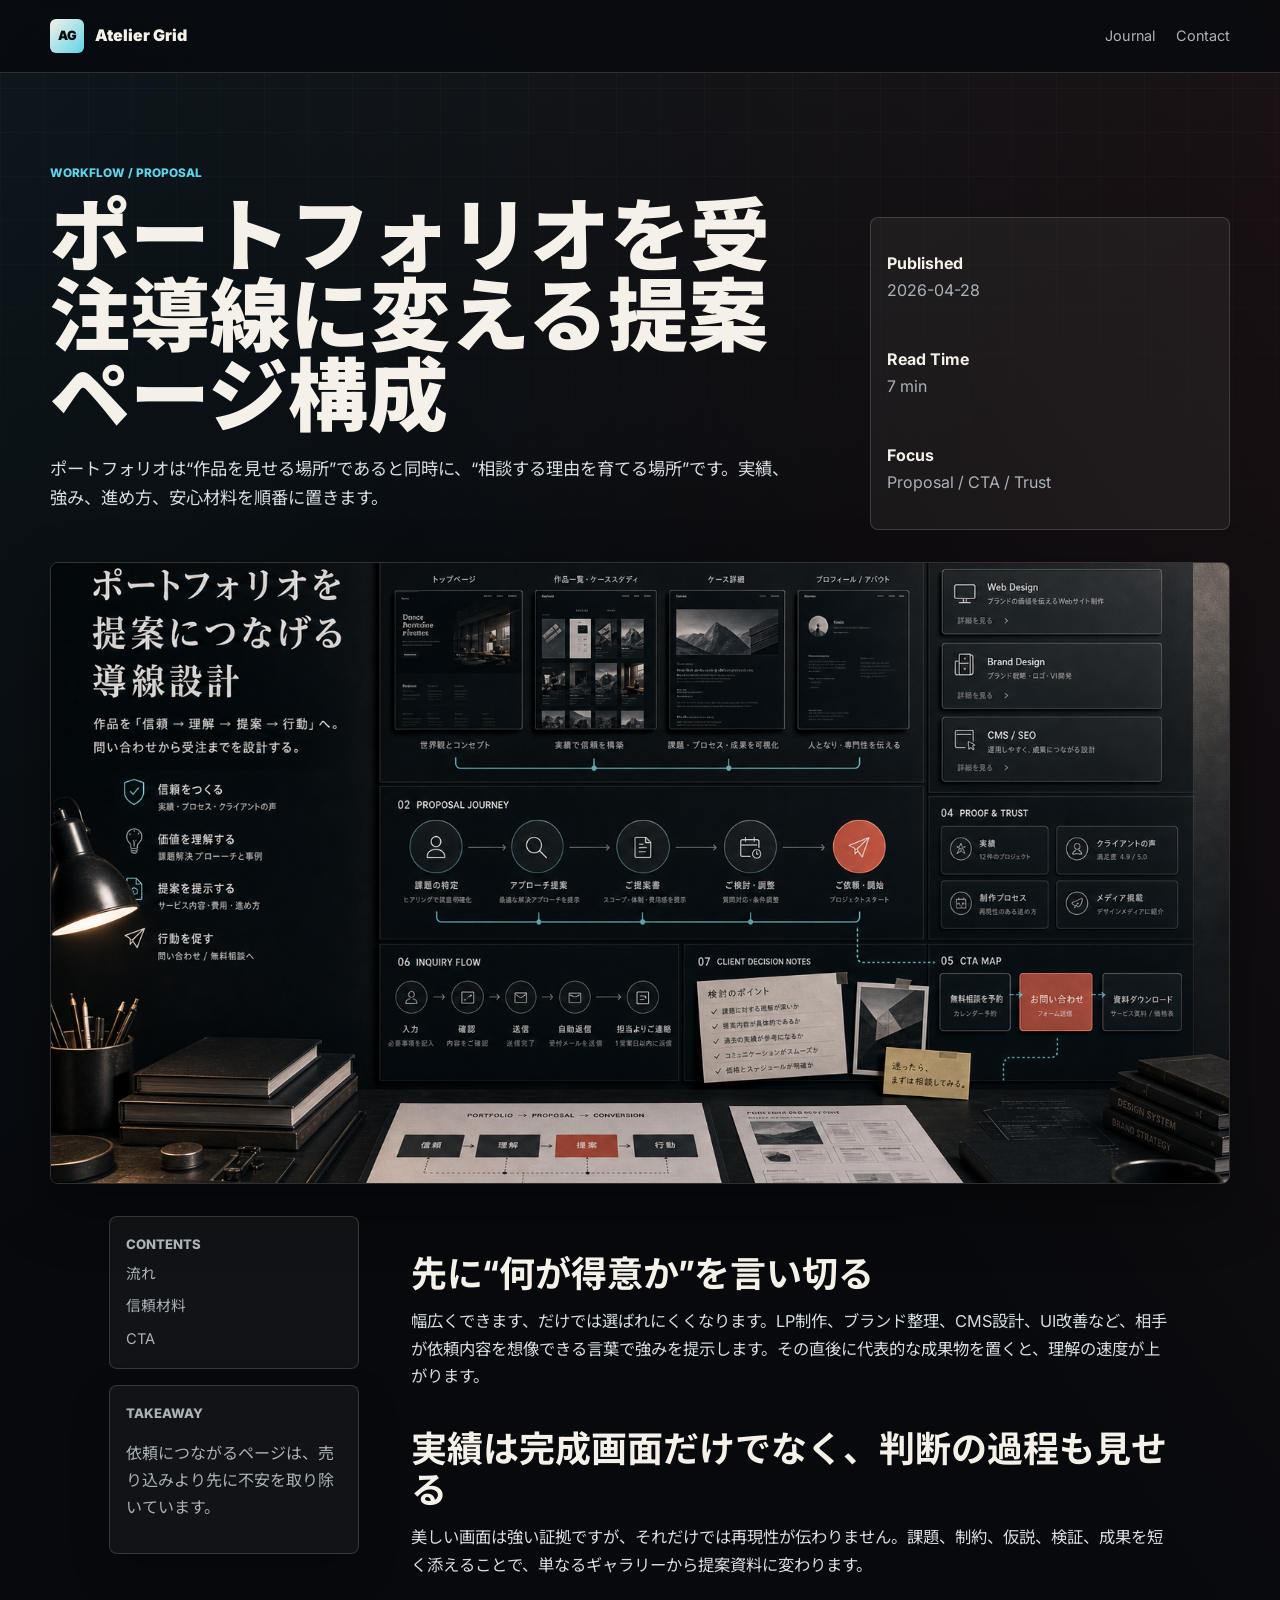
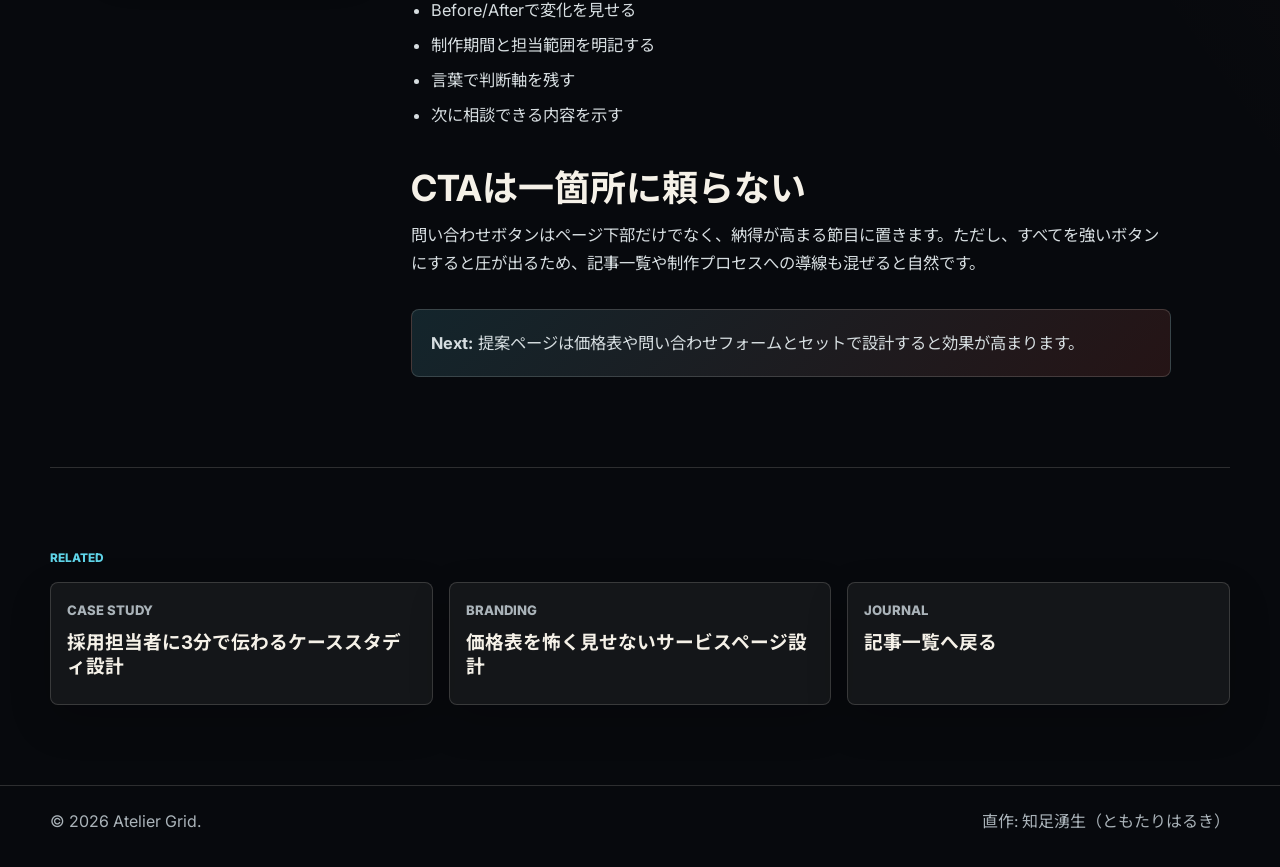
<file: posts/post-5.html>
<!doctype html>
<html lang="ja">
<head>
  <meta charset="UTF-8" />
  <meta name="viewport" content="width=device-width, initial-scale=1.0" />
  <meta name="description" content="ポートフォリオを受注導線に変えるための提案ページ構成と見せ方。" />
  <title>ポートフォリオを受注導線に変える提案ページ構成 | Atelier Grid</title>
  <link rel="icon" href="../assets/images/favicon.svg" type="image/svg+xml" />
  <link rel="preconnect" href="https://fonts.googleapis.com">
  <link rel="preconnect" href="https://fonts.gstatic.com" crossorigin>
  <link href="https://fonts.googleapis.com/css2?family=Inter:wght@400;600;700;800;900&family=Noto+Sans+JP:wght@400;500;700;900&display=swap" rel="stylesheet">
  <link rel="stylesheet" href="../assets/css/styles.css" />
</head>
<body class="article-page">
  <a class="skip-link" href="#main">本文へ移動</a>
  <div id="reading-progress" class="reading-progress" aria-hidden="true"></div>
  <header class="site-header"><div class="container nav"><a class="brand" href="../index.html"><span class="brand-mark">AG</span><span>Atelier Grid</span></a><nav class="nav-links" aria-label="Article navigation"><a href="../index.html#journal">Journal</a><a href="../index.html#contact">Contact</a></nav></div></header>
  <main id="main" class="container article-shell">
    <article>
      <header class="article-hero">
        <div><p class="eyebrow">Workflow / Proposal</p><h1>ポートフォリオを受注導線に変える提案ページ構成</h1><p class="article-lede">ポートフォリオは“作品を見せる場所”であると同時に、“相談する理由を育てる場所”です。実績、強み、進め方、安心材料を順番に置きます。</p></div>
        <div class="article-meta-grid"><p><strong>Published</strong><span>2026-04-28</span></p><p><strong>Read Time</strong><span>7 min</span></p><p><strong>Focus</strong><span>Proposal / CTA / Trust</span></p></div>
      </header>
      <figure class="article-cover"><img src="../assets/images/post5-cover.png" alt="ポートフォリオを提案導線に変える設計を表現した記事カバー" /></figure>
      <div class="article-layout">
        <aside class="article-aside"><nav aria-label="Table of contents"><p class="meta">Contents</p><a href="#flow">流れ</a><a href="#trust">信頼材料</a><a href="#cta">CTA</a></nav><div class="article-note"><p class="meta">Takeaway</p><p>依頼につながるページは、売り込みより先に不安を取り除いています。</p></div></aside>
        <div class="article-content">
          <h2 id="flow">先に“何が得意か”を言い切る</h2>
          <p>幅広くできます、だけでは選ばれにくくなります。LP制作、ブランド整理、CMS設計、UI改善など、相手が依頼内容を想像できる言葉で強みを提示します。その直後に代表的な成果物を置くと、理解の速度が上がります。</p>
          <h2 id="trust">実績は完成画面だけでなく、判断の過程も見せる</h2>
          <p>美しい画面は強い証拠ですが、それだけでは再現性が伝わりません。課題、制約、仮説、検証、成果を短く添えることで、単なるギャラリーから提案資料に変わります。</p>
          <ul><li>Before/Afterで変化を見せる</li><li>制作期間と担当範囲を明記する</li><li>言葉で判断軸を残す</li><li>次に相談できる内容を示す</li></ul>
          <h2 id="cta">CTAは一箇所に頼らない</h2>
          <p>問い合わせボタンはページ下部だけでなく、納得が高まる節目に置きます。ただし、すべてを強いボタンにすると圧が出るため、記事一覧や制作プロセスへの導線も混ぜると自然です。</p>
          <div class="article-footer-cta"><strong>Next:</strong> 提案ページは価格表や問い合わせフォームとセットで設計すると効果が高まります。</div>
        </div>
      </div>
    </article>
    <section class="related-section"><p class="eyebrow">Related</p><div class="related-grid"><a class="related-card" href="post-6.html"><p class="meta">Case Study</p><h3>採用担当者に3分で伝わるケーススタディ設計</h3></a><a class="related-card" href="post-11.html"><p class="meta">Branding</p><h3>価格表を怖く見せないサービスページ設計</h3></a><a class="related-card" href="../index.html#journal"><p class="meta">Journal</p><h3>記事一覧へ戻る</h3></a></div></section>
  </main>
  <footer><div class="container footer-grid"><p>© 2026 Atelier Grid.</p><p>直作: 知足湧生（ともたりはるき）</p></div></footer>
  <script src="../assets/js/main.js"></script>
</body>
</html>
</file>
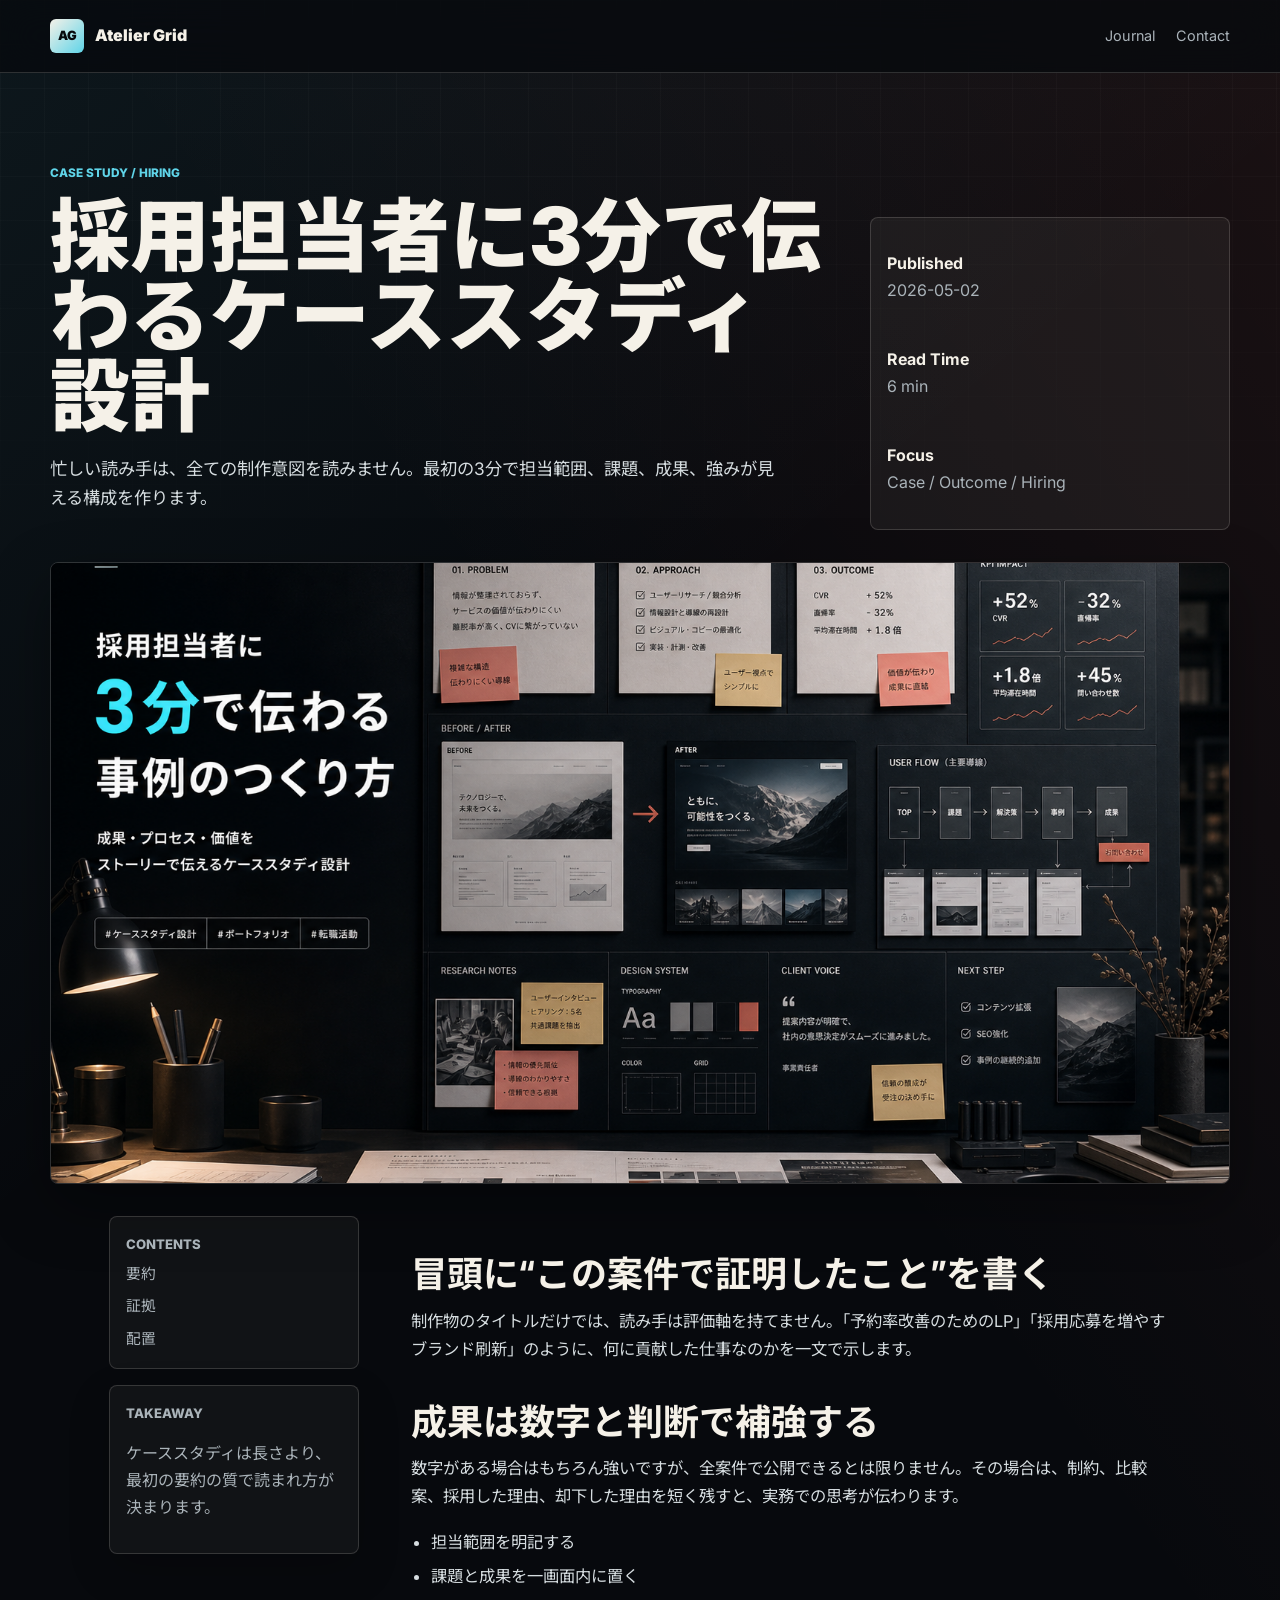
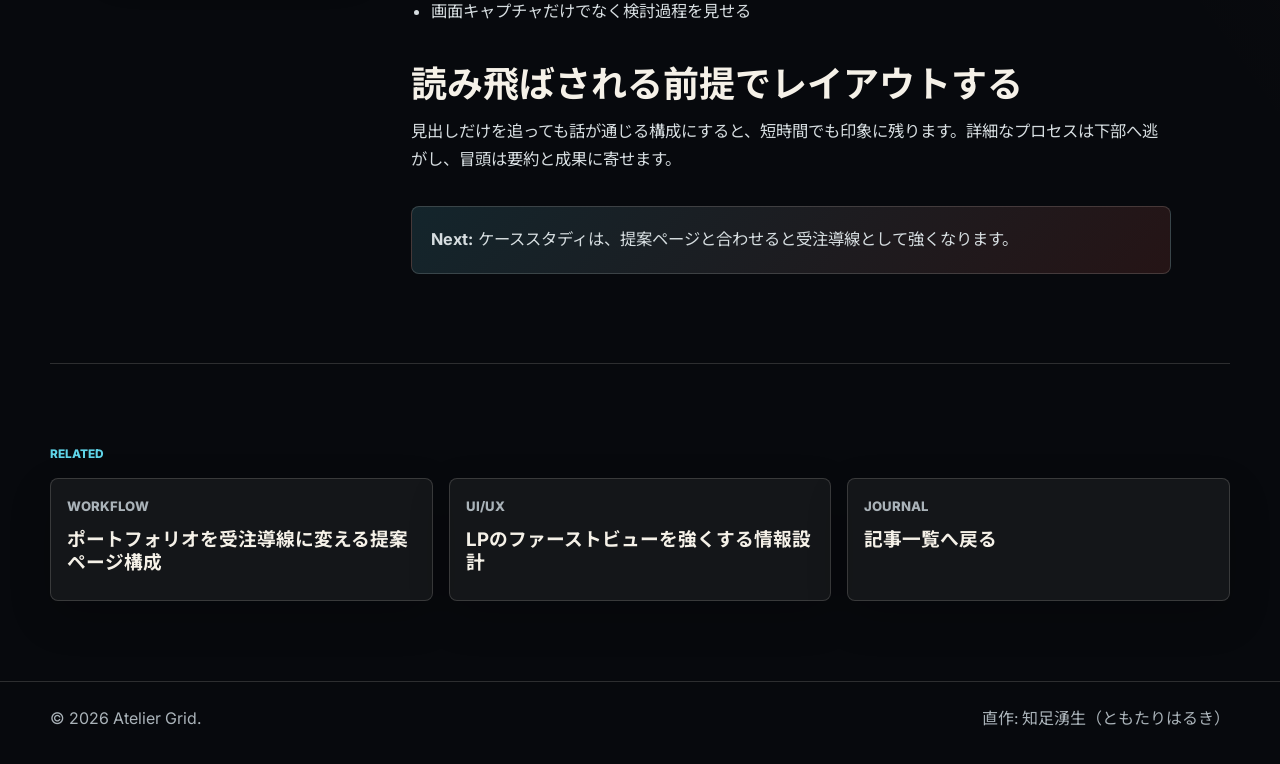
<file: posts/post-6.html>
<!doctype html>
<html lang="ja">
<head>
  <meta charset="UTF-8" />
  <meta name="viewport" content="width=device-width, initial-scale=1.0" />
  <meta name="description" content="採用担当者に短時間で伝わるケーススタディの設計方法。" />
  <title>採用担当者に3分で伝わるケーススタディ設計 | Atelier Grid</title>
  <link rel="icon" href="../assets/images/favicon.svg" type="image/svg+xml" />
  <link rel="preconnect" href="https://fonts.googleapis.com">
  <link rel="preconnect" href="https://fonts.gstatic.com" crossorigin>
  <link href="https://fonts.googleapis.com/css2?family=Inter:wght@400;600;700;800;900&family=Noto+Sans+JP:wght@400;500;700;900&display=swap" rel="stylesheet">
  <link rel="stylesheet" href="../assets/css/styles.css" />
</head>
<body class="article-page">
  <a class="skip-link" href="#main">本文へ移動</a><div id="reading-progress" class="reading-progress" aria-hidden="true"></div>
  <header class="site-header"><div class="container nav"><a class="brand" href="../index.html"><span class="brand-mark">AG</span><span>Atelier Grid</span></a><nav class="nav-links" aria-label="Article navigation"><a href="../index.html#journal">Journal</a><a href="../index.html#contact">Contact</a></nav></div></header>
  <main id="main" class="container article-shell">
    <article><header class="article-hero"><div><p class="eyebrow">Case Study / Hiring</p><h1>採用担当者に3分で伝わるケーススタディ設計</h1><p class="article-lede">忙しい読み手は、全ての制作意図を読みません。最初の3分で担当範囲、課題、成果、強みが見える構成を作ります。</p></div><div class="article-meta-grid"><p><strong>Published</strong><span>2026-05-02</span></p><p><strong>Read Time</strong><span>6 min</span></p><p><strong>Focus</strong><span>Case / Outcome / Hiring</span></p></div></header>
      <figure class="article-cover"><img src="../assets/images/post6-cover.png" alt="ケーススタディ設計を表現した記事カバー" /></figure>
      <div class="article-layout"><aside class="article-aside"><nav aria-label="Table of contents"><p class="meta">Contents</p><a href="#summary">要約</a><a href="#evidence">証拠</a><a href="#layout">配置</a></nav><div class="article-note"><p class="meta">Takeaway</p><p>ケーススタディは長さより、最初の要約の質で読まれ方が決まります。</p></div></aside>
        <div class="article-content"><h2 id="summary">冒頭に“この案件で証明したこと”を書く</h2><p>制作物のタイトルだけでは、読み手は評価軸を持てません。「予約率改善のためのLP」「採用応募を増やすブランド刷新」のように、何に貢献した仕事なのかを一文で示します。</p><h2 id="evidence">成果は数字と判断で補強する</h2><p>数字がある場合はもちろん強いですが、全案件で公開できるとは限りません。その場合は、制約、比較案、採用した理由、却下した理由を短く残すと、実務での思考が伝わります。</p><ul><li>担当範囲を明記する</li><li>課題と成果を一画面内に置く</li><li>画面キャプチャだけでなく検討過程を見せる</li></ul><h2 id="layout">読み飛ばされる前提でレイアウトする</h2><p>見出しだけを追っても話が通じる構成にすると、短時間でも印象に残ります。詳細なプロセスは下部へ逃がし、冒頭は要約と成果に寄せます。</p><div class="article-footer-cta"><strong>Next:</strong> ケーススタディは、提案ページと合わせると受注導線として強くなります。</div></div>
      </div></article>
    <section class="related-section"><p class="eyebrow">Related</p><div class="related-grid"><a class="related-card" href="post-5.html"><p class="meta">Workflow</p><h3>ポートフォリオを受注導線に変える提案ページ構成</h3></a><a class="related-card" href="post-9.html"><p class="meta">UI/UX</p><h3>LPのファーストビューを強くする情報設計</h3></a><a class="related-card" href="../index.html#journal"><p class="meta">Journal</p><h3>記事一覧へ戻る</h3></a></div></section>
  </main><footer><div class="container footer-grid"><p>© 2026 Atelier Grid.</p><p>直作: 知足湧生（ともたりはるき）</p></div></footer><script src="../assets/js/main.js"></script>
</body>
</html>
</file>
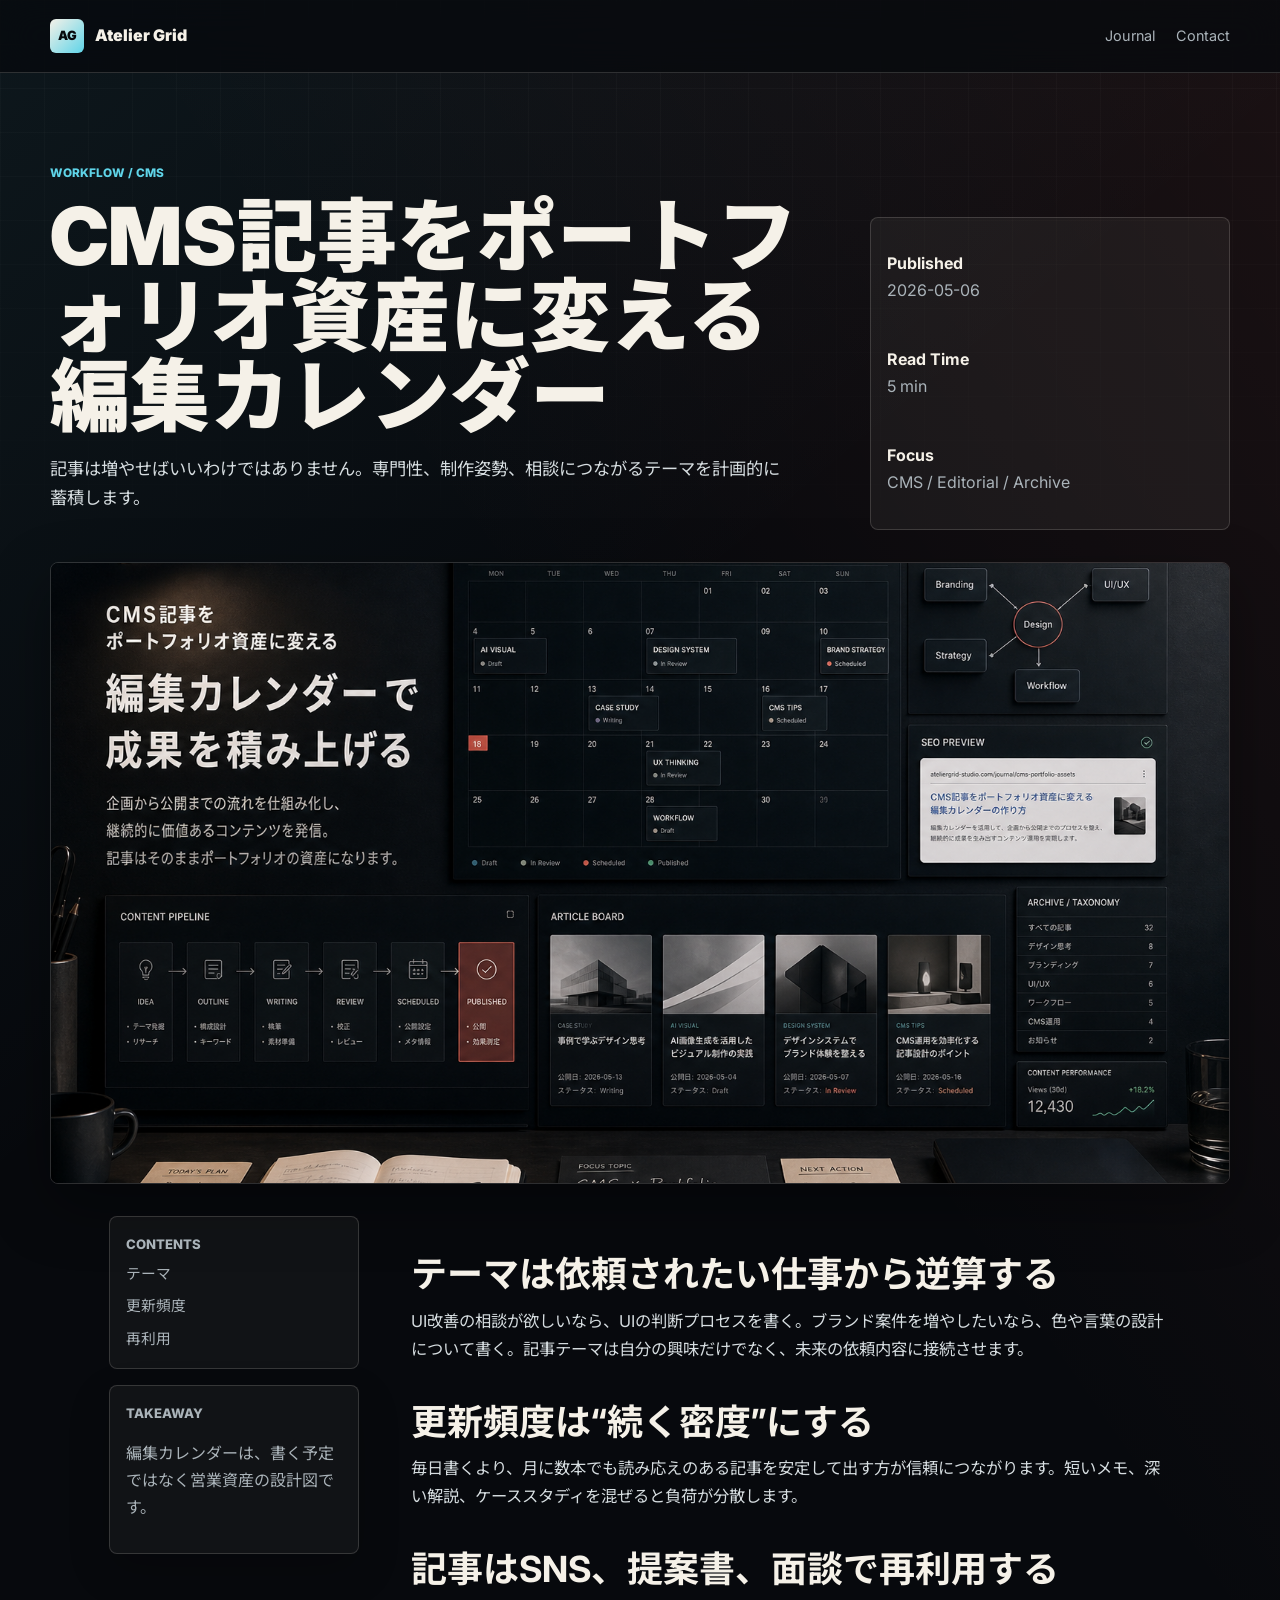
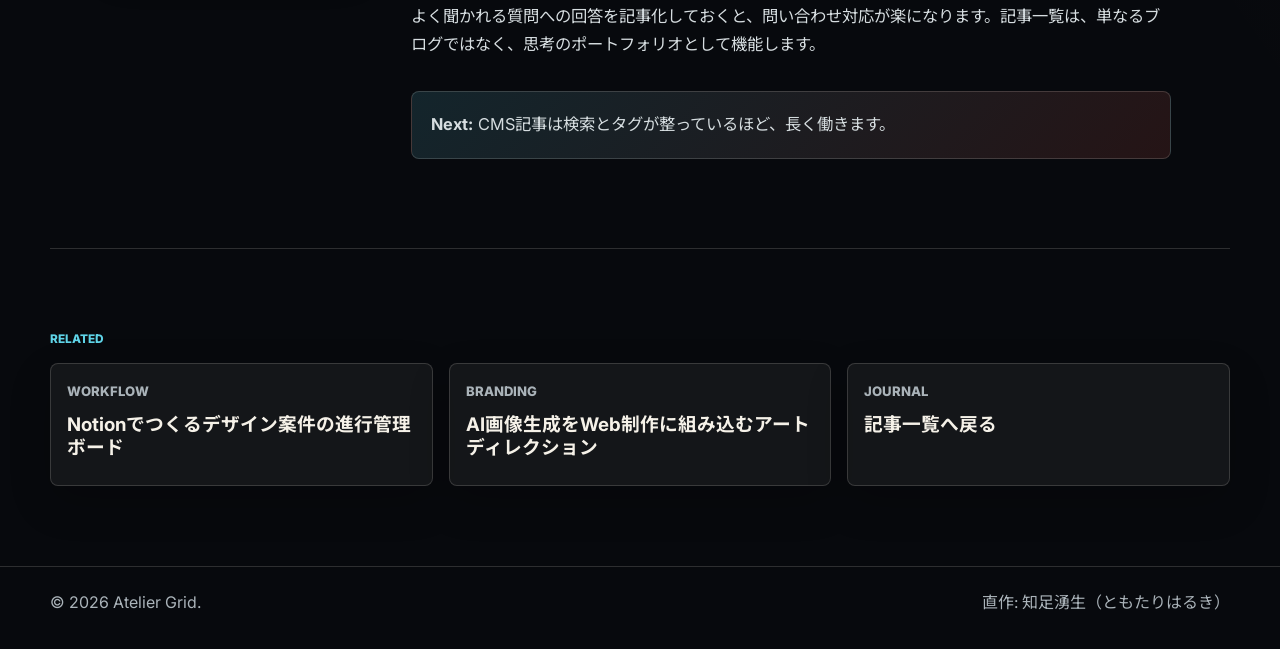
<file: posts/post-7.html>
<!doctype html>
<html lang="ja">
<head>
  <meta charset="UTF-8" /><meta name="viewport" content="width=device-width, initial-scale=1.0" />
  <meta name="description" content="CMS記事をポートフォリオ資産に変える編集カレンダーの作り方。" />
  <title>CMS記事をポートフォリオ資産に変える編集カレンダー | Atelier Grid</title>
  <link rel="icon" href="../assets/images/favicon.svg" type="image/svg+xml" />
  <link rel="preconnect" href="https://fonts.googleapis.com"><link rel="preconnect" href="https://fonts.gstatic.com" crossorigin>
  <link href="https://fonts.googleapis.com/css2?family=Inter:wght@400;600;700;800;900&family=Noto+Sans+JP:wght@400;500;700;900&display=swap" rel="stylesheet"><link rel="stylesheet" href="../assets/css/styles.css" />
</head>
<body class="article-page">
  <a class="skip-link" href="#main">本文へ移動</a><div id="reading-progress" class="reading-progress" aria-hidden="true"></div>
  <header class="site-header"><div class="container nav"><a class="brand" href="../index.html"><span class="brand-mark">AG</span><span>Atelier Grid</span></a><nav class="nav-links" aria-label="Article navigation"><a href="../index.html#journal">Journal</a><a href="../index.html#contact">Contact</a></nav></div></header>
  <main id="main" class="container article-shell">
    <article><header class="article-hero"><div><p class="eyebrow">Workflow / CMS</p><h1>CMS記事をポートフォリオ資産に変える編集カレンダー</h1><p class="article-lede">記事は増やせばいいわけではありません。専門性、制作姿勢、相談につながるテーマを計画的に蓄積します。</p></div><div class="article-meta-grid"><p><strong>Published</strong><span>2026-05-06</span></p><p><strong>Read Time</strong><span>5 min</span></p><p><strong>Focus</strong><span>CMS / Editorial / Archive</span></p></div></header>
      <figure class="article-cover"><img src="../assets/images/post7-cover.png" alt="CMS記事の編集カレンダーを表現した記事カバー" /></figure>
      <div class="article-layout"><aside class="article-aside"><nav aria-label="Table of contents"><p class="meta">Contents</p><a href="#themes">テーマ</a><a href="#cadence">更新頻度</a><a href="#reuse">再利用</a></nav><div class="article-note"><p class="meta">Takeaway</p><p>編集カレンダーは、書く予定ではなく営業資産の設計図です。</p></div></aside>
        <div class="article-content"><h2 id="themes">テーマは依頼されたい仕事から逆算する</h2><p>UI改善の相談が欲しいなら、UIの判断プロセスを書く。ブランド案件を増やしたいなら、色や言葉の設計について書く。記事テーマは自分の興味だけでなく、未来の依頼内容に接続させます。</p><h2 id="cadence">更新頻度は“続く密度”にする</h2><p>毎日書くより、月に数本でも読み応えのある記事を安定して出す方が信頼につながります。短いメモ、深い解説、ケーススタディを混ぜると負荷が分散します。</p><h2 id="reuse">記事はSNS、提案書、面談で再利用する</h2><p>よく聞かれる質問への回答を記事化しておくと、問い合わせ対応が楽になります。記事一覧は、単なるブログではなく、思考のポートフォリオとして機能します。</p><div class="article-footer-cta"><strong>Next:</strong> CMS記事は検索とタグが整っているほど、長く働きます。</div></div>
      </div></article>
    <section class="related-section"><p class="eyebrow">Related</p><div class="related-grid"><a class="related-card" href="post-3.html"><p class="meta">Workflow</p><h3>Notionでつくるデザイン案件の進行管理ボード</h3></a><a class="related-card" href="post-8.html"><p class="meta">Branding</p><h3>AI画像生成をWeb制作に組み込むアートディレクション</h3></a><a class="related-card" href="../index.html#journal"><p class="meta">Journal</p><h3>記事一覧へ戻る</h3></a></div></section>
  </main><footer><div class="container footer-grid"><p>© 2026 Atelier Grid.</p><p>直作: 知足湧生（ともたりはるき）</p></div></footer><script src="../assets/js/main.js"></script>
</body>
</html>
</file>
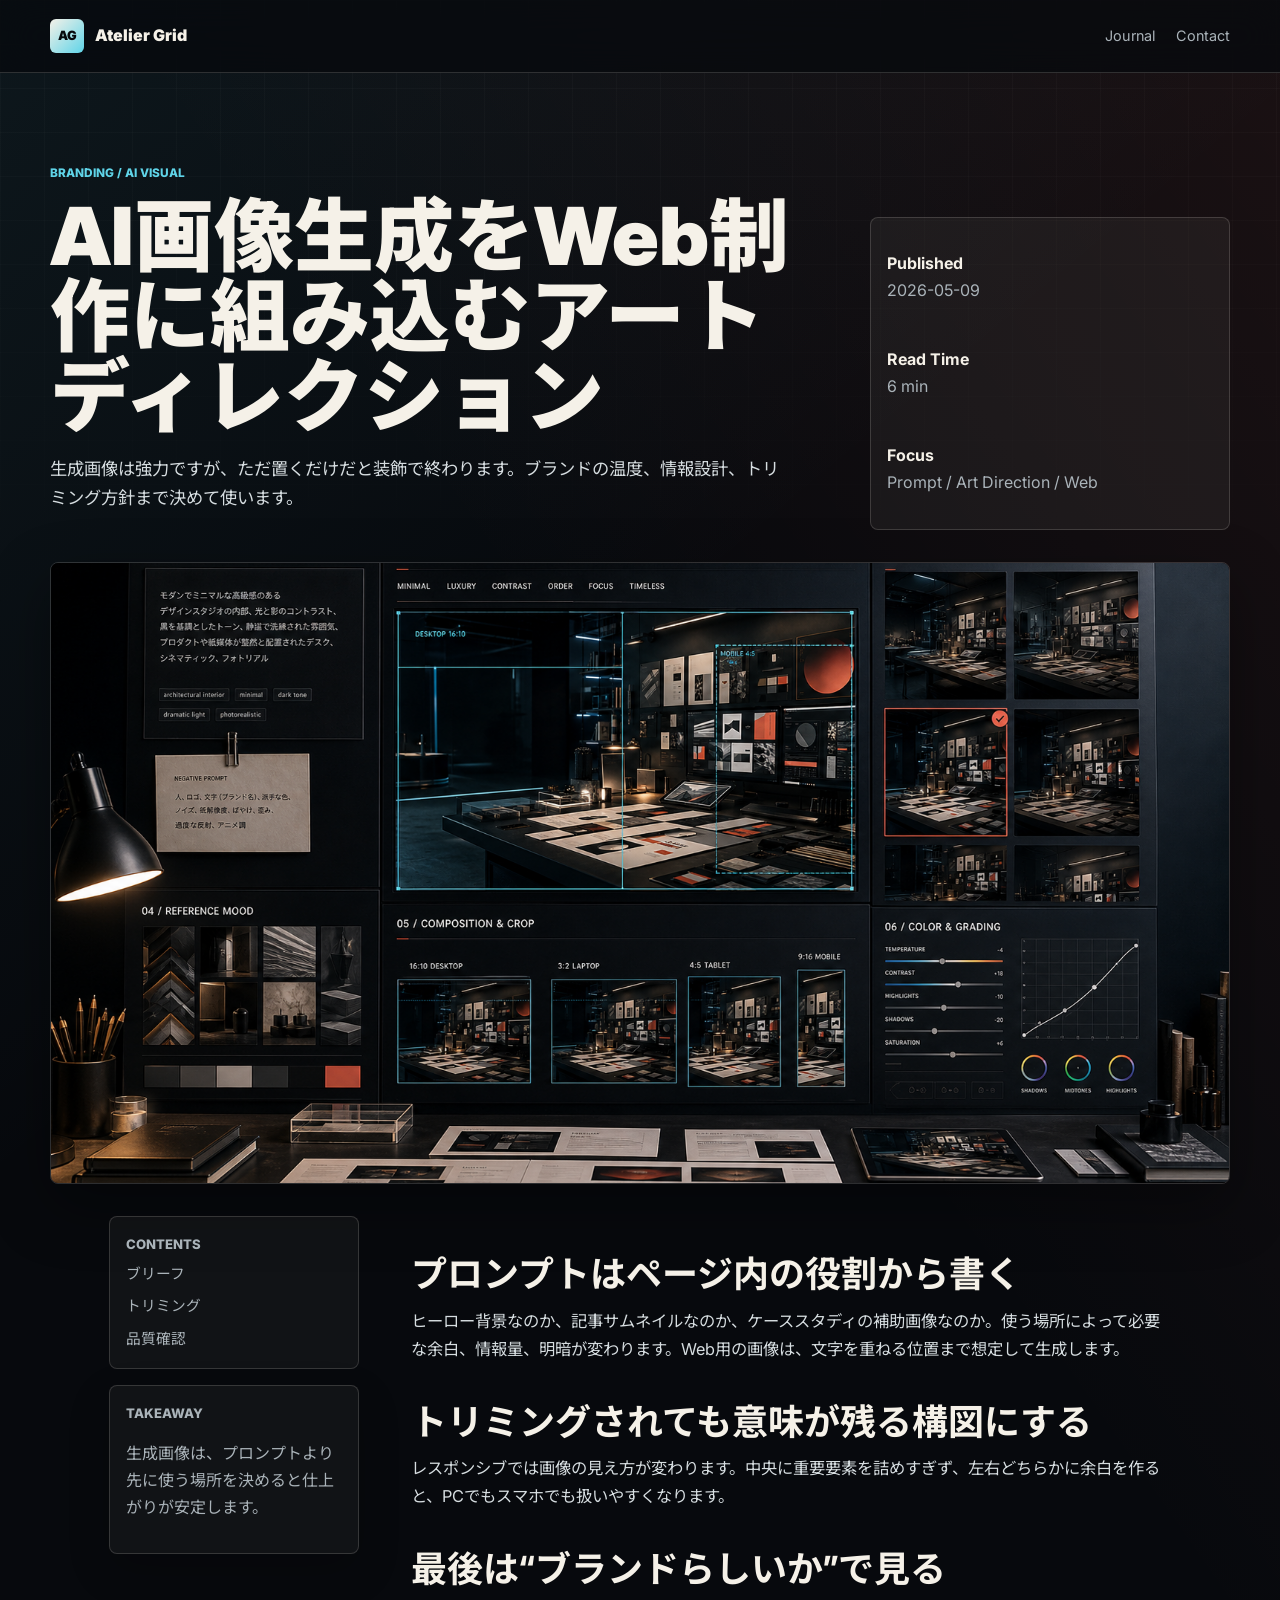
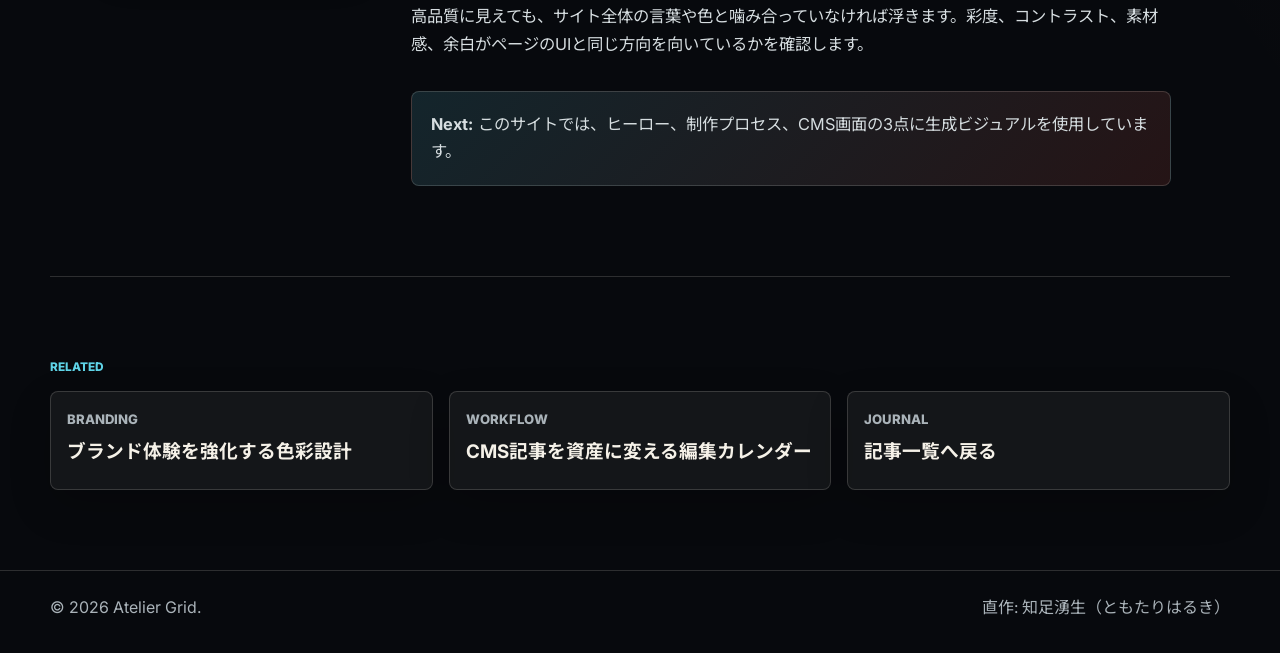
<file: posts/post-8.html>
<!doctype html>
<html lang="ja">
<head>
  <meta charset="UTF-8" /><meta name="viewport" content="width=device-width, initial-scale=1.0" />
  <meta name="description" content="AI画像生成をWeb制作に組み込み、ブランド体験へ接続するアートディレクション。" />
  <title>AI画像生成をWeb制作に組み込むアートディレクション | Atelier Grid</title>
  <link rel="icon" href="../assets/images/favicon.svg" type="image/svg+xml" />
  <link rel="preconnect" href="https://fonts.googleapis.com"><link rel="preconnect" href="https://fonts.gstatic.com" crossorigin>
  <link href="https://fonts.googleapis.com/css2?family=Inter:wght@400;600;700;800;900&family=Noto+Sans+JP:wght@400;500;700;900&display=swap" rel="stylesheet"><link rel="stylesheet" href="../assets/css/styles.css" />
</head>
<body class="article-page">
  <a class="skip-link" href="#main">本文へ移動</a><div id="reading-progress" class="reading-progress" aria-hidden="true"></div>
  <header class="site-header"><div class="container nav"><a class="brand" href="../index.html"><span class="brand-mark">AG</span><span>Atelier Grid</span></a><nav class="nav-links" aria-label="Article navigation"><a href="../index.html#journal">Journal</a><a href="../index.html#contact">Contact</a></nav></div></header>
  <main id="main" class="container article-shell">
    <article><header class="article-hero"><div><p class="eyebrow">Branding / AI Visual</p><h1>AI画像生成をWeb制作に組み込むアートディレクション</h1><p class="article-lede">生成画像は強力ですが、ただ置くだけだと装飾で終わります。ブランドの温度、情報設計、トリミング方針まで決めて使います。</p></div><div class="article-meta-grid"><p><strong>Published</strong><span>2026-05-09</span></p><p><strong>Read Time</strong><span>6 min</span></p><p><strong>Focus</strong><span>Prompt / Art Direction / Web</span></p></div></header>
      <figure class="article-cover"><img src="../assets/images/post8-cover.png" alt="AI画像生成のアートディレクションを表現した記事カバー" /></figure>
      <div class="article-layout"><aside class="article-aside"><nav aria-label="Table of contents"><p class="meta">Contents</p><a href="#brief">ブリーフ</a><a href="#crop">トリミング</a><a href="#qa">品質確認</a></nav><div class="article-note"><p class="meta">Takeaway</p><p>生成画像は、プロンプトより先に使う場所を決めると仕上がりが安定します。</p></div></aside>
        <div class="article-content"><h2 id="brief">プロンプトはページ内の役割から書く</h2><p>ヒーロー背景なのか、記事サムネイルなのか、ケーススタディの補助画像なのか。使う場所によって必要な余白、情報量、明暗が変わります。Web用の画像は、文字を重ねる位置まで想定して生成します。</p><h2 id="crop">トリミングされても意味が残る構図にする</h2><p>レスポンシブでは画像の見え方が変わります。中央に重要要素を詰めすぎず、左右どちらかに余白を作ると、PCでもスマホでも扱いやすくなります。</p><h2 id="qa">最後は“ブランドらしいか”で見る</h2><p>高品質に見えても、サイト全体の言葉や色と噛み合っていなければ浮きます。彩度、コントラスト、素材感、余白がページのUIと同じ方向を向いているかを確認します。</p><div class="article-footer-cta"><strong>Next:</strong> このサイトでは、ヒーロー、制作プロセス、CMS画面の3点に生成ビジュアルを使用しています。</div></div>
      </div></article>
    <section class="related-section"><p class="eyebrow">Related</p><div class="related-grid"><a class="related-card" href="post-2.html"><p class="meta">Branding</p><h3>ブランド体験を強化する色彩設計</h3></a><a class="related-card" href="post-7.html"><p class="meta">Workflow</p><h3>CMS記事を資産に変える編集カレンダー</h3></a><a class="related-card" href="../index.html#journal"><p class="meta">Journal</p><h3>記事一覧へ戻る</h3></a></div></section>
  </main><footer><div class="container footer-grid"><p>© 2026 Atelier Grid.</p><p>直作: 知足湧生（ともたりはるき）</p></div></footer><script src="../assets/js/main.js"></script>
</body>
</html>
</file>
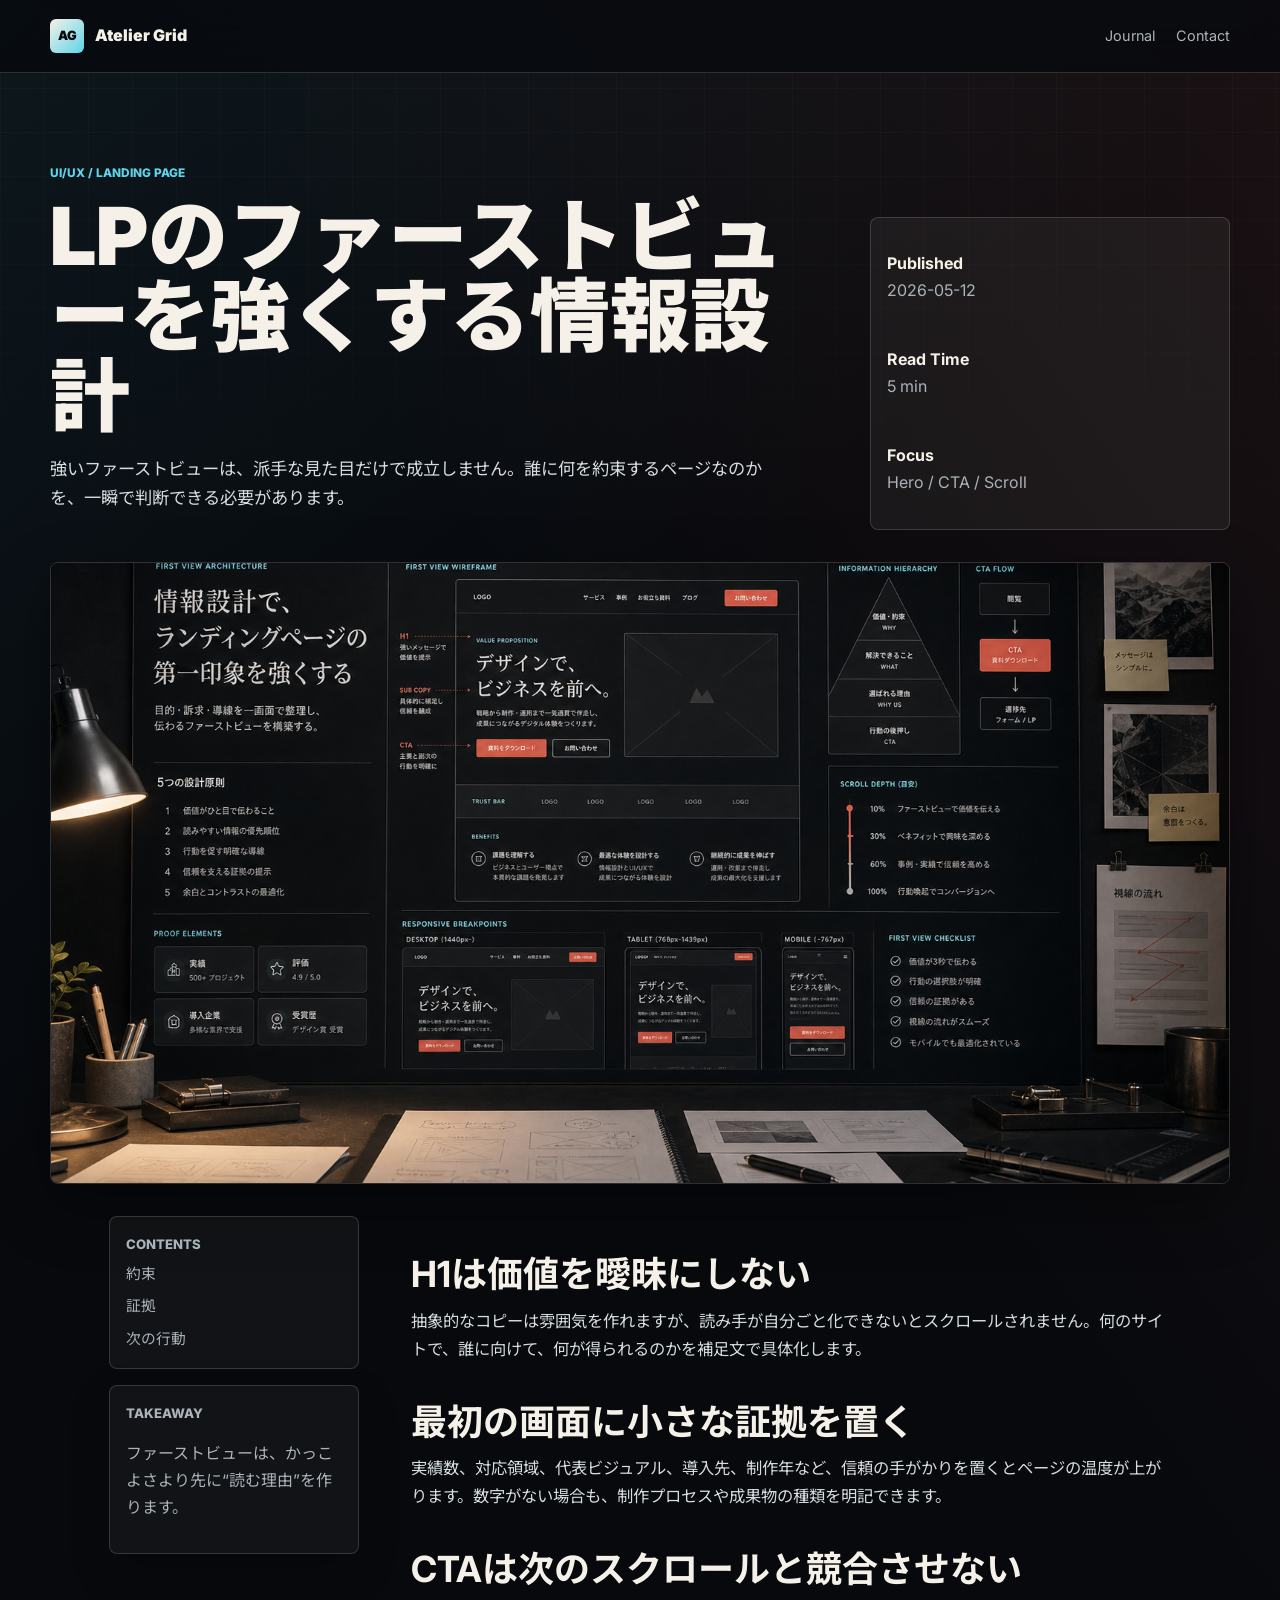
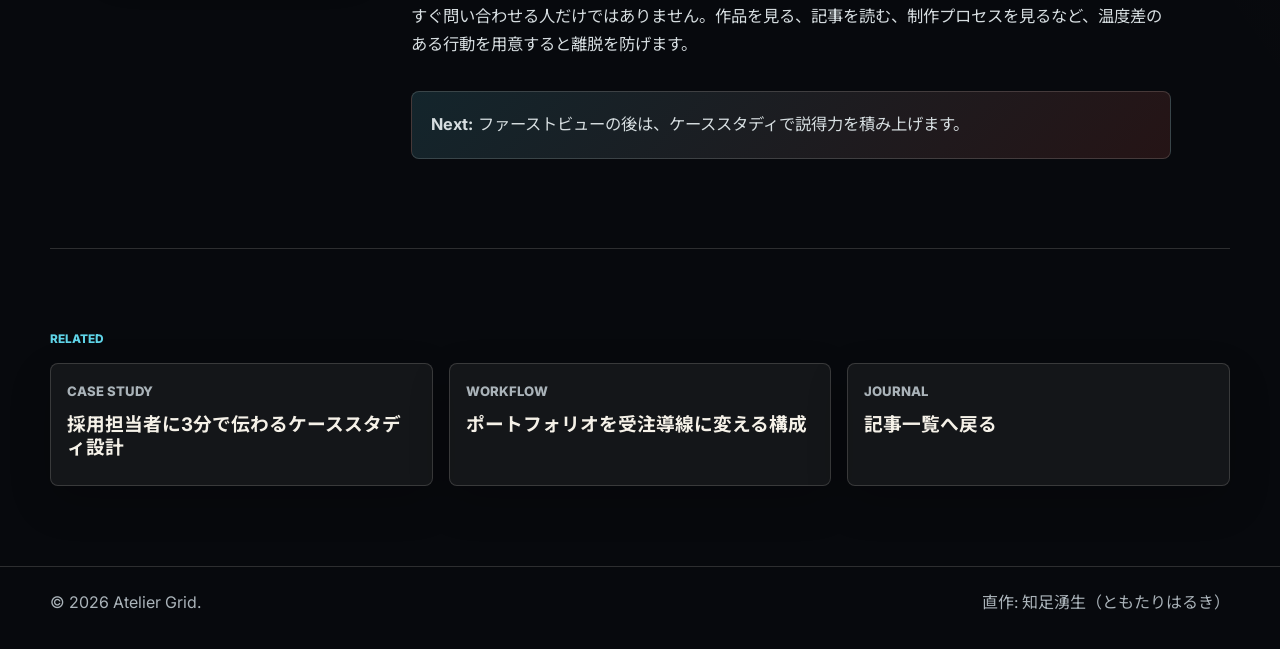
<file: posts/post-9.html>
<!doctype html>
<html lang="ja">
<head>
  <meta charset="UTF-8" /><meta name="viewport" content="width=device-width, initial-scale=1.0" />
  <meta name="description" content="LPのファーストビューを強くするための情報設計とビジュアル設計。" />
  <title>LPのファーストビューを強くする情報設計 | Atelier Grid</title>
  <link rel="icon" href="../assets/images/favicon.svg" type="image/svg+xml" />
  <link rel="preconnect" href="https://fonts.googleapis.com"><link rel="preconnect" href="https://fonts.gstatic.com" crossorigin>
  <link href="https://fonts.googleapis.com/css2?family=Inter:wght@400;600;700;800;900&family=Noto+Sans+JP:wght@400;500;700;900&display=swap" rel="stylesheet"><link rel="stylesheet" href="../assets/css/styles.css" />
</head>
<body class="article-page">
  <a class="skip-link" href="#main">本文へ移動</a><div id="reading-progress" class="reading-progress" aria-hidden="true"></div>
  <header class="site-header"><div class="container nav"><a class="brand" href="../index.html"><span class="brand-mark">AG</span><span>Atelier Grid</span></a><nav class="nav-links" aria-label="Article navigation"><a href="../index.html#journal">Journal</a><a href="../index.html#contact">Contact</a></nav></div></header>
  <main id="main" class="container article-shell">
    <article><header class="article-hero"><div><p class="eyebrow">UI/UX / Landing Page</p><h1>LPのファーストビューを強くする情報設計</h1><p class="article-lede">強いファーストビューは、派手な見た目だけで成立しません。誰に何を約束するページなのかを、一瞬で判断できる必要があります。</p></div><div class="article-meta-grid"><p><strong>Published</strong><span>2026-05-12</span></p><p><strong>Read Time</strong><span>5 min</span></p><p><strong>Focus</strong><span>Hero / CTA / Scroll</span></p></div></header>
      <figure class="article-cover"><img src="../assets/images/post9-cover.png" alt="LPファーストビューの情報設計を表現した記事カバー" /></figure>
      <div class="article-layout"><aside class="article-aside"><nav aria-label="Table of contents"><p class="meta">Contents</p><a href="#promise">約束</a><a href="#proof">証拠</a><a href="#next">次の行動</a></nav><div class="article-note"><p class="meta">Takeaway</p><p>ファーストビューは、かっこよさより先に“読む理由”を作ります。</p></div></aside>
        <div class="article-content"><h2 id="promise">H1は価値を曖昧にしない</h2><p>抽象的なコピーは雰囲気を作れますが、読み手が自分ごと化できないとスクロールされません。何のサイトで、誰に向けて、何が得られるのかを補足文で具体化します。</p><h2 id="proof">最初の画面に小さな証拠を置く</h2><p>実績数、対応領域、代表ビジュアル、導入先、制作年など、信頼の手がかりを置くとページの温度が上がります。数字がない場合も、制作プロセスや成果物の種類を明記できます。</p><h2 id="next">CTAは次のスクロールと競合させない</h2><p>すぐ問い合わせる人だけではありません。作品を見る、記事を読む、制作プロセスを見るなど、温度差のある行動を用意すると離脱を防げます。</p><div class="article-footer-cta"><strong>Next:</strong> ファーストビューの後は、ケーススタディで説得力を積み上げます。</div></div>
      </div></article>
    <section class="related-section"><p class="eyebrow">Related</p><div class="related-grid"><a class="related-card" href="post-6.html"><p class="meta">Case Study</p><h3>採用担当者に3分で伝わるケーススタディ設計</h3></a><a class="related-card" href="post-5.html"><p class="meta">Workflow</p><h3>ポートフォリオを受注導線に変える構成</h3></a><a class="related-card" href="../index.html#journal"><p class="meta">Journal</p><h3>記事一覧へ戻る</h3></a></div></section>
  </main><footer><div class="container footer-grid"><p>© 2026 Atelier Grid.</p><p>直作: 知足湧生（ともたりはるき）</p></div></footer><script src="../assets/js/main.js"></script>
</body>
</html>
</file>
<file: assets/css/styles.css>
:root {
  --bg: #07090d;
  --bg-elevated: #0d1218;
  --bg-soft: #111922;
  --text: #f5f1e8;
  --muted: #aab3b9;
  --line: rgba(245, 241, 232, 0.16);
  --line-strong: rgba(245, 241, 232, 0.28);
  --cyan: #5fd4e8;
  --coral: #ff6b57;
  --lime: #b8e986;
  --ivory: #f5f1e8;
  --ink: #07090d;
  --shadow: 0 22px 60px rgba(0, 0, 0, 0.36);
}

* {
  box-sizing: border-box;
}

html {
  scroll-behavior: smooth;
}

html,
body {
  margin: 0;
  padding: 0;
}

body {
  min-width: 320px;
  font-family: "Inter", "Noto Sans JP", system-ui, sans-serif;
  color: var(--text);
  background:
    linear-gradient(115deg, rgba(95, 212, 232, 0.08), transparent 32%),
    linear-gradient(245deg, rgba(255, 107, 87, 0.09), transparent 40%),
    var(--bg);
  line-height: 1.7;
  overflow-x: hidden;
}

body::before {
  position: fixed;
  inset: 0;
  z-index: -1;
  pointer-events: none;
  content: "";
  background-image:
    linear-gradient(rgba(245, 241, 232, 0.035) 1px, transparent 1px),
    linear-gradient(90deg, rgba(245, 241, 232, 0.035) 1px, transparent 1px);
  background-size: 44px 44px;
  mask-image: linear-gradient(to bottom, rgba(0, 0, 0, 0.8), transparent 72%);
}

img {
  display: block;
  max-width: 100%;
}

a {
  color: inherit;
  text-decoration: none;
}

a:hover {
  color: var(--cyan);
}

button,
input,
select {
  font: inherit;
}

[hidden] {
  display: none !important;
}

.container {
  width: min(1180px, calc(100% - 40px));
  margin: 0 auto;
}

.skip-link {
  position: fixed;
  top: 12px;
  left: 12px;
  z-index: 100;
  transform: translateY(-140%);
  padding: 0.55rem 0.8rem;
  color: var(--ink);
  background: var(--ivory);
  border-radius: 6px;
}

.skip-link:focus {
  transform: translateY(0);
}

.reading-progress {
  position: fixed;
  top: 0;
  left: 0;
  z-index: 90;
  width: 0;
  height: 3px;
  background: linear-gradient(90deg, var(--cyan), var(--coral), var(--lime));
}

.site-header {
  position: sticky;
  top: 0;
  z-index: 80;
  border-bottom: 1px solid var(--line);
  background: rgba(7, 9, 13, 0.78);
  backdrop-filter: blur(18px);
}

.nav {
  display: flex;
  align-items: center;
  justify-content: space-between;
  gap: 1rem;
  min-height: 72px;
}

.brand {
  display: inline-flex;
  align-items: center;
  gap: 0.7rem;
  font-weight: 900;
  letter-spacing: 0;
}

.brand-mark {
  display: inline-grid;
  width: 34px;
  height: 34px;
  place-items: center;
  color: var(--ink);
  background: linear-gradient(135deg, var(--ivory), var(--cyan));
  border-radius: 6px;
  font-size: 0.8rem;
}

.nav-links {
  display: flex;
  align-items: center;
  gap: clamp(0.65rem, 2vw, 1.3rem);
  color: var(--muted);
  font-size: 0.9rem;
}

.hero {
  position: relative;
  min-height: min(840px, 88vh);
  overflow: hidden;
  isolation: isolate;
  border-bottom: 1px solid var(--line);
}

.hero-bg {
  position: absolute;
  inset: 0;
  z-index: -2;
  width: 100%;
  height: 100%;
  object-fit: cover;
  object-position: center;
}

.hero-overlay {
  position: absolute;
  inset: 0;
  z-index: -1;
  background:
    linear-gradient(90deg, rgba(7, 9, 13, 0.94) 0%, rgba(7, 9, 13, 0.74) 37%, rgba(7, 9, 13, 0.24) 100%),
    linear-gradient(0deg, rgba(7, 9, 13, 0.92), rgba(7, 9, 13, 0.18) 45%, rgba(7, 9, 13, 0.72));
}

.hero-shell {
  display: grid;
  grid-template-columns: minmax(0, 1fr) minmax(280px, 360px);
  align-items: end;
  gap: 2rem;
  min-height: min(840px, 88vh);
  padding: 8rem 0 5rem;
}

.hero-shell > *,
.split-grid > *,
.contact-grid > *,
.design-system-grid > * {
  min-width: 0;
}

.hero-copy {
  min-width: 0;
  max-width: 790px;
}

.eyebrow {
  margin: 0 0 0.85rem;
  color: var(--cyan);
  font-size: 0.74rem;
  font-weight: 800;
  letter-spacing: 0;
  text-transform: uppercase;
}

.hero h1 {
  margin: 0;
  font-size: 8.4rem;
  font-weight: 900;
  line-height: 0.86;
  letter-spacing: 0;
  overflow-wrap: anywhere;
}

.hero h1 span {
  display: block;
}

.hero-lede {
  width: min(690px, 100%);
  margin: 1.4rem 0 0;
  color: #d6dde0;
  font-size: 1.18rem;
}

.hero-actions {
  display: flex;
  flex-wrap: wrap;
  gap: 0.75rem;
  margin-top: 1.8rem;
}

.btn {
  display: inline-flex;
  align-items: center;
  justify-content: center;
  min-height: 46px;
  padding: 0.72rem 1rem;
  border: 1px solid var(--line-strong);
  border-radius: 7px;
  font-weight: 800;
  line-height: 1;
}

.btn-primary {
  color: var(--ink);
  background: var(--ivory);
}

.btn-primary:hover {
  color: var(--ink);
  background: var(--cyan);
}

.btn-ghost {
  color: var(--ivory);
  background: rgba(245, 241, 232, 0.08);
}

.hero-metrics {
  display: grid;
  gap: 0.7rem;
  min-width: 0;
}

.hero-metrics div {
  min-width: 0;
  padding: 1rem;
  border: 1px solid var(--line);
  border-radius: 8px;
  background: rgba(7, 9, 13, 0.58);
  backdrop-filter: blur(16px);
}

.metric-value {
  display: block;
  color: var(--ivory);
  font-size: 3rem;
  font-weight: 900;
  line-height: 1;
}

.metric-label {
  display: block;
  margin-top: 0.25rem;
  color: var(--muted);
  font-size: 0.78rem;
  letter-spacing: 0;
  text-transform: uppercase;
  overflow-wrap: anywhere;
}

.signal-strip {
  border-bottom: 1px solid var(--line);
  background: rgba(13, 18, 24, 0.78);
}

.signal-grid {
  display: grid;
  grid-template-columns: repeat(4, minmax(0, 1fr));
}

.signal-grid p {
  min-height: 118px;
  margin: 0;
  padding: 1.35rem;
  border-left: 1px solid var(--line);
}

.signal-grid p:last-child {
  border-right: 1px solid var(--line);
}

.signal-grid strong,
.signal-grid span {
  display: block;
}

.signal-grid strong {
  margin-bottom: 0.4rem;
  color: var(--ivory);
  font-size: 1rem;
}

.signal-grid span {
  color: var(--muted);
  font-size: 0.92rem;
}

.section {
  padding: clamp(4rem, 8vw, 7rem) 0;
}

section[id],
main[id] {
  scroll-margin-top: 92px;
}

.split-grid {
  display: grid;
  grid-template-columns: minmax(0, 1.06fr) minmax(320px, 0.94fr);
  align-items: center;
  gap: clamp(2rem, 5vw, 4.5rem);
}

.split-grid.reverse {
  grid-template-columns: minmax(320px, 0.92fr) minmax(0, 1.08fr);
}

.split-grid.reverse .media-frame {
  order: 2;
}

.media-frame {
  overflow: hidden;
  margin: 0;
  border: 1px solid var(--line);
  border-radius: 8px;
  background: var(--bg-soft);
  box-shadow: var(--shadow);
}

.media-frame img {
  width: 100%;
  aspect-ratio: 4 / 3;
  object-fit: cover;
  transition: transform 0.7s ease;
}

.media-frame:hover img {
  transform: scale(1.035);
}

.showcase-section {
  padding-top: 0;
  border-bottom: 1px solid var(--line);
}

.showcase-frame {
  position: relative;
  overflow: hidden;
  min-height: 560px;
  margin: 0;
  border: 1px solid var(--line);
  border-radius: 8px;
  background: var(--bg-soft);
  box-shadow: var(--shadow);
}

.showcase-frame img {
  width: 100%;
  height: 100%;
  min-height: 560px;
  object-fit: cover;
}

.showcase-frame::after {
  position: absolute;
  inset: 0;
  pointer-events: none;
  content: "";
  background:
    linear-gradient(90deg, rgba(7, 9, 13, 0.86), rgba(7, 9, 13, 0.16) 58%, rgba(7, 9, 13, 0.56)),
    linear-gradient(0deg, rgba(7, 9, 13, 0.86), transparent 42%);
}

.showcase-frame figcaption {
  position: absolute;
  right: 1.4rem;
  bottom: 1.4rem;
  left: 1.4rem;
  z-index: 1;
  max-width: 720px;
}

.showcase-frame h2 {
  margin: 0;
  font-size: 3.2rem;
  font-weight: 900;
  line-height: 1.04;
  letter-spacing: 0;
}

.showcase-frame p:last-child {
  max-width: 620px;
  margin: 1rem 0 0;
  color: #d6dde0;
}

.section-copy h2,
.section-heading h2,
.contact-section h2 {
  max-width: 880px;
  margin: 0;
  font-size: 3.8rem;
  font-weight: 900;
  line-height: 1.06;
  letter-spacing: 0;
}

.section-copy p,
.contact-section p {
  color: var(--muted);
}

.section-heading {
  max-width: 930px;
  margin-bottom: 2rem;
}

.definition-list {
  display: grid;
  gap: 0.75rem;
  margin: 1.6rem 0 0;
}

.definition-list div {
  padding: 1rem;
  border: 1px solid var(--line);
  border-radius: 8px;
  background: rgba(245, 241, 232, 0.04);
}

.definition-list dt {
  color: var(--ivory);
  font-weight: 900;
}

.definition-list dd {
  margin: 0.25rem 0 0;
  color: var(--muted);
}

.capability-grid {
  display: grid;
  grid-template-columns: repeat(4, minmax(0, 1fr));
  gap: 1rem;
}

.card,
.case-card,
.post-card,
.process-step,
.contact-panel,
.article-note,
.related-card {
  border: 1px solid var(--line);
  border-radius: 8px;
  background: rgba(245, 241, 232, 0.055);
  box-shadow: 0 16px 42px rgba(0, 0, 0, 0.2);
}

.card {
  min-height: 260px;
  padding: 1.2rem;
}

.card-number {
  color: var(--coral);
  font-size: 0.78rem;
  font-weight: 900;
  letter-spacing: 0;
}

.card h3,
.case-card h3,
.process-step h3,
.post-card h3,
.related-card h3 {
  margin: 0.65rem 0 0.6rem;
  line-height: 1.25;
}

.card p,
.case-card p,
.process-step p,
.post-card p,
.related-card p {
  color: var(--muted);
}

.case-band,
.cms-section,
.proof-section {
  border-top: 1px solid var(--line);
  border-bottom: 1px solid var(--line);
  background: rgba(13, 18, 24, 0.56);
}

.proof-grid {
  display: grid;
  grid-template-columns: repeat(3, minmax(0, 1fr));
  gap: 1rem;
  margin-bottom: 1rem;
}

.proof-panel {
  min-height: 220px;
  padding: 1.2rem;
  border: 1px solid var(--line);
  border-radius: 8px;
  background:
    linear-gradient(155deg, rgba(95, 212, 232, 0.09), rgba(245, 241, 232, 0.035) 42%, rgba(255, 107, 87, 0.08)),
    rgba(245, 241, 232, 0.045);
  box-shadow: 0 18px 46px rgba(0, 0, 0, 0.22);
}

.proof-panel h3 {
  margin: 0.7rem 0 0.5rem;
  font-size: 1.22rem;
  line-height: 1.18;
}

.proof-panel p {
  margin: 0;
  color: var(--muted);
}

.visual-mosaic {
  display: grid;
  grid-template-columns: 1.3fr 0.9fr 0.9fr;
  grid-auto-rows: 230px;
  gap: 1rem;
}

.visual-mosaic img {
  width: 100%;
  height: 100%;
  object-fit: cover;
  border: 1px solid var(--line);
  border-radius: 8px;
  box-shadow: var(--shadow);
}

.visual-mosaic img:first-child {
  grid-row: span 2;
}

.design-system-section {
  background:
    linear-gradient(180deg, rgba(245, 241, 232, 0.035), transparent),
    rgba(7, 9, 13, 0.38);
}

.design-system-grid {
  display: grid;
  grid-template-columns: minmax(0, 0.95fr) minmax(360px, 1.05fr);
  gap: 1rem;
  align-items: stretch;
}

.system-board {
  display: grid;
  gap: 1rem;
  padding: 1rem;
  border: 1px solid var(--line);
  border-radius: 8px;
  background: rgba(245, 241, 232, 0.05);
  box-shadow: var(--shadow);
}

.swatch-row {
  display: grid;
  grid-template-columns: repeat(5, minmax(0, 1fr));
  gap: 0.65rem;
}

.swatch-row span {
  display: grid;
  min-height: 108px;
  align-content: end;
  padding: 0.65rem;
  color: var(--ivory);
  border: 1px solid var(--line);
  border-radius: 7px;
  background:
    linear-gradient(to bottom, transparent, rgba(7, 9, 13, 0.62)),
    var(--swatch);
  font-size: 0.78rem;
  font-weight: 800;
}

.type-sample {
  padding: 1rem;
  border: 1px solid var(--line);
  border-radius: 8px;
  background: rgba(7, 9, 13, 0.62);
}

.type-sample strong {
  display: block;
  margin: 0.35rem 0 0.5rem;
  font-size: 2.4rem;
  line-height: 0.95;
}

.type-sample span {
  display: block;
  color: var(--muted);
}

.component-sample {
  display: flex;
  flex-wrap: wrap;
  gap: 0.75rem;
}

.case-grid {
  display: grid;
  grid-template-columns: repeat(3, minmax(0, 1fr));
  gap: 1rem;
}

.case-card {
  padding: 1.2rem;
}

.case-stat {
  display: inline-flex;
  margin-top: 0.8rem;
  color: var(--lime);
  font-size: 0.82rem;
  font-weight: 900;
  letter-spacing: 0;
  text-transform: uppercase;
}

.meta {
  margin: 0;
  color: var(--muted);
  font-size: 0.82rem;
  font-weight: 800;
  letter-spacing: 0;
  text-transform: uppercase;
}

.process-rail {
  display: grid;
  grid-template-columns: repeat(5, minmax(0, 1fr));
  border-top: 1px solid var(--line);
  border-left: 1px solid var(--line);
}

.process-step {
  min-height: 250px;
  padding: 1.2rem;
  border-top: 0;
  border-left: 0;
  border-radius: 0;
}

.process-step span {
  display: inline-flex;
  color: var(--coral);
  font-weight: 900;
}

.spec-grid {
  display: grid;
  grid-template-columns: repeat(2, minmax(0, 1fr));
  gap: 0.8rem;
  margin-top: 1.5rem;
}

.spec-grid p {
  margin: 0;
  padding: 1rem;
  border: 1px solid var(--line);
  border-radius: 8px;
  background: rgba(245, 241, 232, 0.04);
}

.spec-grid strong,
.spec-grid span {
  display: block;
}

.spec-grid strong {
  color: var(--ivory);
}

.spec-grid span {
  color: var(--muted);
  font-size: 0.9rem;
}

.blog-controls {
  display: grid;
  grid-template-columns: auto minmax(220px, 1fr) auto minmax(180px, 260px);
  align-items: center;
  gap: 0.75rem;
  margin: 1.4rem 0 1rem;
}

.control-label {
  color: var(--muted);
  font-size: 0.78rem;
  font-weight: 900;
  letter-spacing: 0;
  text-transform: uppercase;
}

.blog-controls input,
.blog-controls select {
  width: 100%;
  min-height: 48px;
  color: var(--ivory);
  background: rgba(7, 9, 13, 0.72);
  border: 1px solid var(--line);
  border-radius: 7px;
  padding: 0.7rem 0.8rem;
}

.blog-controls input:focus,
.blog-controls select:focus,
.tag-chip:focus-visible,
.btn:focus-visible,
a:focus-visible {
  outline: 2px solid var(--cyan);
  outline-offset: 3px;
}

.tag-row {
  display: flex;
  flex-wrap: wrap;
  gap: 0.5rem;
  margin-bottom: 0.8rem;
}

.tag-chip {
  min-height: 38px;
  color: var(--muted);
  background: rgba(245, 241, 232, 0.05);
  border: 1px solid var(--line);
  border-radius: 7px;
  padding: 0.45rem 0.7rem;
  cursor: pointer;
}

.tag-chip.is-active {
  color: var(--ink);
  background: var(--cyan);
  border-color: var(--cyan);
}

.result-count {
  margin: 0 0 1rem;
  color: var(--muted);
  font-size: 0.9rem;
}

.post-list {
  display: grid;
  grid-template-columns: repeat(3, minmax(0, 1fr));
  gap: 1rem;
}

.post-card {
  position: relative;
  overflow: hidden;
  min-height: 100%;
  background: rgba(245, 241, 232, 0.052);
  transition: transform 0.28s ease, border-color 0.28s ease, background 0.28s ease;
}

.post-card:hover {
  transform: translateY(-4px);
  border-color: var(--line-strong);
  background: rgba(245, 241, 232, 0.078);
}

.featured-post {
  grid-column: span 2;
}

.featured-post .post-thumb img {
  aspect-ratio: 16 / 7;
}

.featured-post h3 {
  max-width: 720px;
  font-size: 1.45rem;
}

.featured-post p:last-child {
  max-width: 720px;
}

.post-card .meta,
.post-card h3,
.post-card p {
  padding-right: 1rem;
  padding-left: 1rem;
}

.post-card p:last-child {
  padding-bottom: 1rem;
}

.post-card h3 {
  margin-top: 0.4rem;
  font-size: 1.05rem;
}

.post-card h3 a:hover {
  color: var(--cyan);
}

.post-thumb {
  display: block;
  overflow: hidden;
  margin-bottom: 1rem;
  background: var(--bg-soft);
}

.post-thumb img {
  width: 100%;
  aspect-ratio: 16 / 10;
  object-fit: cover;
  transition: transform 0.65s ease;
}

.post-thumb:hover img {
  transform: scale(1.05);
}

.empty-state {
  margin: 1.2rem 0 0;
  padding: 1rem;
  color: var(--muted);
  border: 1px solid var(--line);
  border-radius: 8px;
}

.contact-grid {
  display: grid;
  grid-template-columns: minmax(0, 1fr) minmax(280px, 420px);
  gap: clamp(2rem, 5vw, 4rem);
  align-items: center;
}

.contact-panel {
  padding: 1.2rem;
}

.check-list {
  display: grid;
  gap: 0.55rem;
  margin: 1rem 0 1.3rem;
  padding: 0;
  color: var(--muted);
  list-style: none;
}

.check-list li {
  position: relative;
  padding-left: 1.3rem;
}

.check-list li::before {
  position: absolute;
  left: 0;
  color: var(--lime);
  content: "✓";
}

footer {
  padding: 1.4rem 0 2rem;
  color: var(--muted);
  border-top: 1px solid var(--line);
}

.footer-grid {
  display: flex;
  justify-content: space-between;
  gap: 1rem;
}

.footer-grid p {
  margin: 0;
}

.article-page {
  background:
    linear-gradient(140deg, rgba(95, 212, 232, 0.07), transparent 36%),
    linear-gradient(235deg, rgba(255, 107, 87, 0.08), transparent 42%),
    var(--bg);
}

.article-shell {
  padding: clamp(3rem, 7vw, 6rem) 0 0;
}

.article-hero {
  display: grid;
  grid-template-columns: minmax(0, 1fr) minmax(240px, 360px);
  gap: clamp(1.5rem, 4vw, 3rem);
  align-items: end;
  margin-bottom: 2rem;
}

.article-hero > * {
  min-width: 0;
}

.article-hero h1 {
  max-width: 900px;
  margin: 0;
  font-size: 5rem;
  font-weight: 900;
  line-height: 1;
  letter-spacing: 0;
  overflow-wrap: anywhere;
}

.article-lede {
  max-width: 740px;
  color: #d6dde0;
  font-size: 1.08rem;
  overflow-wrap: anywhere;
}

.article-meta-grid {
  display: grid;
  gap: 0.6rem;
  min-width: 0;
  padding: 1rem;
  border: 1px solid var(--line);
  border-radius: 8px;
  color: var(--muted);
  background: rgba(245, 241, 232, 0.05);
}

.article-meta-grid strong,
.article-meta-grid span {
  display: block;
}

.article-meta-grid strong {
  color: var(--ivory);
}

.article-cover {
  overflow: hidden;
  margin: 0 0 2rem;
  border: 1px solid var(--line);
  border-radius: 8px;
  box-shadow: var(--shadow);
}

.article-cover img {
  width: 100%;
  max-height: 620px;
  object-fit: cover;
}

.article-layout {
  display: grid;
  grid-template-columns: 250px minmax(0, 760px);
  gap: clamp(1.5rem, 4vw, 4rem);
  align-items: start;
  justify-content: center;
}

.article-aside {
  position: sticky;
  top: 96px;
  display: grid;
  gap: 1rem;
  color: var(--muted);
}

.article-aside nav,
.article-note {
  padding: 1rem;
  border: 1px solid var(--line);
  border-radius: 8px;
  background: rgba(245, 241, 232, 0.045);
}

.article-aside a {
  display: block;
  margin-top: 0.45rem;
  color: var(--muted);
  font-size: 0.92rem;
}

.article-content {
  color: #d6dde0;
  font-size: 1.02rem;
}

.article-content h2 {
  margin: 2.4rem 0 0.8rem;
  color: var(--ivory);
  font-size: 2.25rem;
  line-height: 1.14;
}

.article-content h3 {
  margin: 1.8rem 0 0.5rem;
  color: var(--ivory);
}

.article-content p {
  margin: 0 0 1.1rem;
}

.article-content ul,
.article-content ol {
  display: grid;
  gap: 0.45rem;
  margin: 1rem 0 1.4rem;
  padding-left: 1.3rem;
}

.article-quote {
  margin: 1.6rem 0;
  padding: 1rem 1.2rem;
  color: var(--ivory);
  border-left: 3px solid var(--coral);
  background: rgba(255, 107, 87, 0.09);
}

.related-section {
  margin-top: clamp(3rem, 7vw, 6rem);
  padding: clamp(3rem, 7vw, 5rem) 0;
  border-top: 1px solid var(--line);
}

.related-grid {
  display: grid;
  grid-template-columns: repeat(3, minmax(0, 1fr));
  gap: 1rem;
}

.related-card {
  padding: 1rem;
}

.article-footer-cta {
  margin-top: 2rem;
  padding: 1.2rem;
  border: 1px solid var(--line);
  border-radius: 8px;
  background: linear-gradient(135deg, rgba(95, 212, 232, 0.14), rgba(255, 107, 87, 0.12));
}

.js .reveal {
  opacity: 1;
  transform: translateY(0);
  transition: opacity 0.62s ease, transform 0.62s ease;
}

.js .reveal.is-visible {
  opacity: 1;
  transform: translateY(0);
}

@media (max-width: 1040px) {
  .hero-shell,
  .split-grid,
  .split-grid.reverse,
  .article-hero,
  .contact-grid,
  .design-system-grid {
    grid-template-columns: 1fr;
  }

  .split-grid.reverse .media-frame {
    order: 0;
  }

  .capability-grid,
  .signal-grid,
  .proof-grid {
    grid-template-columns: repeat(2, minmax(0, 1fr));
  }

  .case-grid,
  .post-list,
  .related-grid {
    grid-template-columns: repeat(2, minmax(0, 1fr));
  }

  .process-rail {
    grid-template-columns: repeat(2, minmax(0, 1fr));
  }

  .article-layout {
    grid-template-columns: 1fr;
  }

  .article-aside {
    position: static;
    grid-template-columns: repeat(2, minmax(0, 1fr));
  }

  .hero h1 {
    font-size: 6rem;
  }

  .section-copy h2,
  .section-heading h2,
  .contact-section h2 {
    font-size: 3rem;
  }

  .article-hero h1 {
    font-size: 3.7rem;
  }

  .showcase-frame,
  .showcase-frame img {
    min-height: 460px;
  }

  .showcase-frame h2 {
    font-size: 2.6rem;
  }

  .visual-mosaic {
    grid-template-columns: repeat(2, minmax(0, 1fr));
    grid-auto-rows: 210px;
  }

  .featured-post {
    grid-column: span 2;
  }

  .swatch-row {
    grid-template-columns: repeat(3, minmax(0, 1fr));
  }
}

@media (max-width: 760px) {
  .container {
    width: min(1180px, calc(100% - 28px));
  }

  .nav {
    align-items: flex-start;
    flex-direction: column;
    justify-content: center;
    min-height: auto;
    padding: 0.85rem 0;
  }

  .nav-links {
    width: 100%;
    overflow-x: auto;
    padding-bottom: 0.15rem;
    white-space: nowrap;
  }

  .hero {
    min-height: 760px;
  }

  .hero-shell {
    min-height: 760px;
    padding: 7rem 0 2.5rem;
  }

  .hero-overlay {
    background:
      linear-gradient(90deg, rgba(7, 9, 13, 0.94), rgba(7, 9, 13, 0.62)),
      linear-gradient(0deg, rgba(7, 9, 13, 0.98), rgba(7, 9, 13, 0.16) 48%, rgba(7, 9, 13, 0.72));
  }

  .hero h1 {
    font-size: 4.25rem;
    line-height: 0.9;
  }

  .hero-copy,
  .hero-lede,
  .hero .eyebrow {
    width: calc(100vw - 56px);
    max-width: 22rem;
  }

  .hero-lede,
  .hero .eyebrow {
    overflow-wrap: anywhere;
    word-break: break-all;
  }

  .hero-metrics {
    max-width: 100%;
    width: 100%;
    overflow: hidden;
    grid-template-columns: repeat(2, minmax(0, 1fr));
    gap: 0.5rem;
  }

  .hero-metrics div:last-child {
    grid-column: 1 / -1;
  }

  .hero-metrics div {
    padding: 0.68rem 0.5rem;
  }

  .metric-value {
    font-size: 1.8rem;
  }

  .metric-label {
    font-size: 0.56rem;
    letter-spacing: 0;
    word-break: break-word;
  }

  .signal-grid,
  .capability-grid,
  .proof-grid,
  .case-grid,
  .post-list,
  .related-grid,
  .spec-grid,
  .article-aside {
    grid-template-columns: 1fr;
  }

  .signal-grid p,
  .signal-grid p:last-child {
    min-height: auto;
    border-right: 1px solid var(--line);
  }

  .process-rail {
    grid-template-columns: 1fr;
  }

  .blog-controls {
    grid-template-columns: 1fr;
  }

  .footer-grid {
    flex-direction: column;
  }

  .article-hero h1 {
    width: min(100%, 22.5rem);
    max-width: 22.5rem;
    font-size: 2.25rem;
    line-height: 1.08;
    overflow-wrap: anywhere;
    word-break: normal;
  }

  .article-lede,
  .article-meta-grid {
    width: min(100%, 22.5rem);
    max-width: 22.5rem;
  }

  .hero-lede,
  .article-lede {
    font-size: 1rem;
  }

  .section-copy h2,
  .section-heading h2,
  .contact-section h2,
  .showcase-frame h2 {
    font-size: 2.25rem;
  }

  .showcase-frame,
  .showcase-frame img {
    min-height: 520px;
  }

  .showcase-frame figcaption {
    right: 1rem;
    bottom: 1rem;
    left: 1rem;
  }

  .showcase-frame p:last-child {
    font-size: 0.96rem;
  }

  .article-content h2 {
    font-size: 1.75rem;
  }

  .visual-mosaic {
    grid-template-columns: 1fr;
    grid-auto-rows: 230px;
  }

  .visual-mosaic img:first-child,
  .featured-post {
    grid-row: auto;
    grid-column: auto;
  }

  .swatch-row {
    grid-template-columns: repeat(2, minmax(0, 1fr));
  }

  .type-sample strong {
    font-size: 2rem;
  }

  .featured-post .post-thumb img {
    aspect-ratio: 16 / 10;
  }

  .featured-post h3 {
    font-size: 1.05rem;
  }
}

@media (max-width: 420px) {
  .hero h1 {
    font-size: 4rem;
  }

  .article-hero h1 {
    font-size: 2.05rem;
  }
}

@media (prefers-reduced-motion: reduce) {
  html {
    scroll-behavior: auto;
  }

  *,
  *::before,
  *::after {
    transition-duration: 0.01ms !important;
    animation-duration: 0.01ms !important;
    animation-iteration-count: 1 !important;
  }
}
</file>
